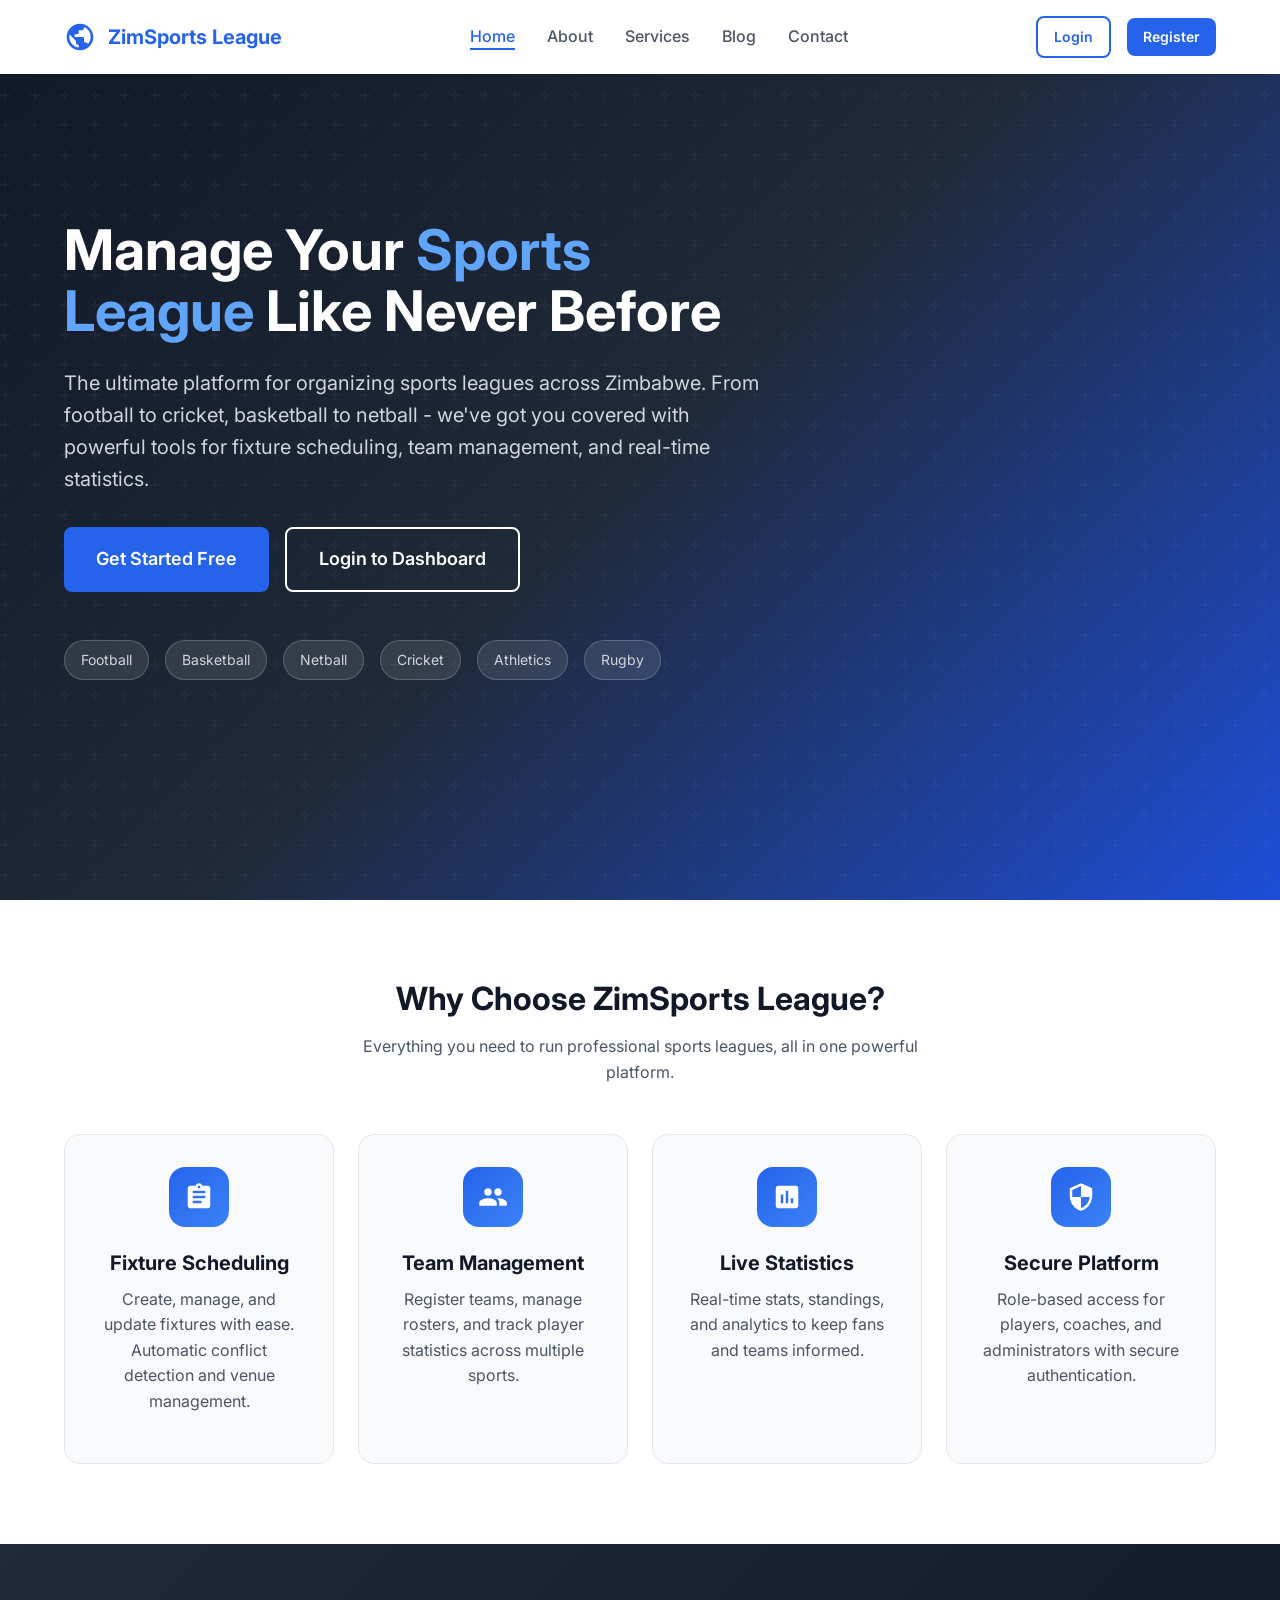
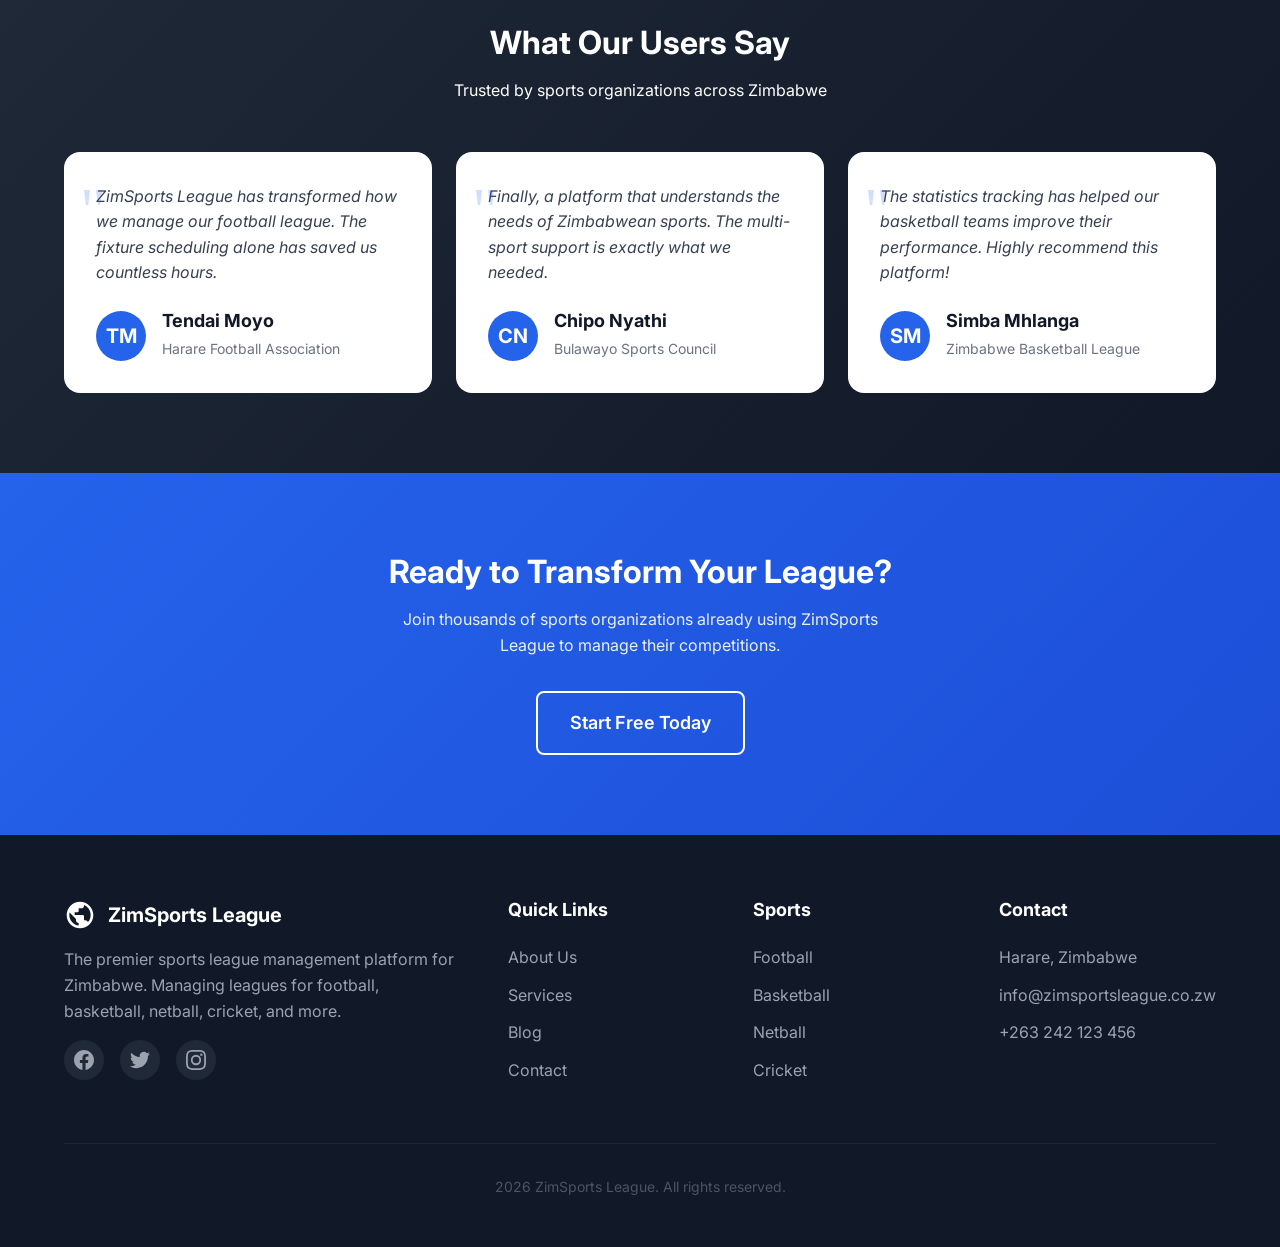
<file: index.html>
<!DOCTYPE html>
<html lang="en">
<head>
  <meta charset="UTF-8">
  <meta name="viewport" content="width=device-width, initial-scale=1.0">
  <title>Zimbabwe Sports League Management</title>
  <link rel="preconnect" href="https://fonts.googleapis.com">
  <link rel="preconnect" href="https://fonts.gstatic.com" crossorigin>
  <link href="https://fonts.googleapis.com/css2?family=Inter:wght@400;500;600;700&display=swap" rel="stylesheet">
  <link rel="stylesheet" href="css/styles.css">
</head>
<body>
  <!-- Navbar -->
  <nav class="navbar">
    <div class="navbar-container">
      <a href="index.html" class="navbar-brand">
        <svg xmlns="http://www.w3.org/2000/svg" viewBox="0 0 24 24" fill="currentColor">
          <path d="M12 2C6.48 2 2 6.48 2 12s4.48 10 10 10 10-4.48 10-10S17.52 2 12 2zm-1 17.93c-3.95-.49-7-3.85-7-7.93 0-.62.08-1.21.21-1.79L9 15v1c0 1.1.9 2 2 2v1.93zm6.9-2.54c-.26-.81-1-1.39-1.9-1.39h-1v-3c0-.55-.45-1-1-1H8v-2h2c.55 0 1-.45 1-1V7h2c1.1 0 2-.9 2-2v-.41c2.93 1.19 5 4.06 5 7.41 0 2.08-.8 3.97-2.1 5.39z"/>
        </svg>
        ZimSports League
      </a>
      
      <ul class="navbar-menu">
        <li><a href="index.html" class="active">Home</a></li>
        <li><a href="about.html">About</a></li>
        <li><a href="services.html">Services</a></li>
        <li><a href="blog.html">Blog</a></li>
        <li><a href="contact.html">Contact</a></li>
      </ul>
      
      <div class="navbar-actions">
        <a href="login.html" class="btn btn-secondary btn-sm">Login</a>
        <a href="register.html" class="btn btn-primary btn-sm">Register</a>
      </div>
      
      <div class="hamburger">
        <span></span>
        <span></span>
        <span></span>
      </div>
    </div>
  </nav>

  <!-- Hero Section -->
  <section class="hero">
    <div class="container">
      <div class="hero-content">
        <h1>Manage Your <span>Sports League</span> Like Never Before</h1>
        <p>The ultimate platform for organizing sports leagues across Zimbabwe. From football to cricket, basketball to netball - we've got you covered with powerful tools for fixture scheduling, team management, and real-time statistics.</p>
        <div class="hero-buttons">
          <a href="register.html" class="btn btn-primary btn-lg">Get Started Free</a>
          <a href="login.html" class="btn btn-outline btn-lg">Login to Dashboard</a>
        </div>
        <div class="hero-sports">
          <span>Football</span>
          <span>Basketball</span>
          <span>Netball</span>
          <span>Cricket</span>
          <span>Athletics</span>
          <span>Rugby</span>
        </div>
      </div>
    </div>
  </section>

  <!-- Features Section -->
  <section class="section features">
    <div class="container">
      <div class="section-header">
        <h2>Why Choose ZimSports League?</h2>
        <p>Everything you need to run professional sports leagues, all in one powerful platform.</p>
      </div>
      
      <div class="grid grid-4">
        <div class="feature-card animate-fade-in">
          <div class="feature-icon">
            <svg xmlns="http://www.w3.org/2000/svg" viewBox="0 0 24 24" fill="currentColor">
              <path d="M19 3h-4.18C14.4 1.84 13.3 1 12 1c-1.3 0-2.4.84-2.82 2H5c-1.1 0-2 .9-2 2v14c0 1.1.9 2 2 2h14c1.1 0 2-.9 2-2V5c0-1.1-.9-2-2-2zm-7 0c.55 0 1 .45 1 1s-.45 1-1 1-1-.45-1-1 .45-1 1-1zm2 14H7v-2h7v2zm3-4H7v-2h10v2zm0-4H7V7h10v2z"/>
            </svg>
          </div>
          <h4>Fixture Scheduling</h4>
          <p>Create, manage, and update fixtures with ease. Automatic conflict detection and venue management.</p>
        </div>
        
        <div class="feature-card animate-fade-in">
          <div class="feature-icon">
            <svg xmlns="http://www.w3.org/2000/svg" viewBox="0 0 24 24" fill="currentColor">
              <path d="M16 11c1.66 0 2.99-1.34 2.99-3S17.66 5 16 5c-1.66 0-3 1.34-3 3s1.34 3 3 3zm-8 0c1.66 0 2.99-1.34 2.99-3S9.66 5 8 5C6.34 5 5 6.34 5 8s1.34 3 3 3zm0 2c-2.33 0-7 1.17-7 3.5V19h14v-2.5c0-2.33-4.67-3.5-7-3.5zm8 0c-.29 0-.62.02-.97.05 1.16.84 1.97 1.97 1.97 3.45V19h6v-2.5c0-2.33-4.67-3.5-7-3.5z"/>
            </svg>
          </div>
          <h4>Team Management</h4>
          <p>Register teams, manage rosters, and track player statistics across multiple sports.</p>
        </div>
        
        <div class="feature-card animate-fade-in">
          <div class="feature-icon">
            <svg xmlns="http://www.w3.org/2000/svg" viewBox="0 0 24 24" fill="currentColor">
              <path d="M19 3H5c-1.1 0-2 .9-2 2v14c0 1.1.9 2 2 2h14c1.1 0 2-.9 2-2V5c0-1.1-.9-2-2-2zM9 17H7v-7h2v7zm4 0h-2V7h2v10zm4 0h-2v-4h2v4z"/>
            </svg>
          </div>
          <h4>Live Statistics</h4>
          <p>Real-time stats, standings, and analytics to keep fans and teams informed.</p>
        </div>
        
        <div class="feature-card animate-fade-in">
          <div class="feature-icon">
            <svg xmlns="http://www.w3.org/2000/svg" viewBox="0 0 24 24" fill="currentColor">
              <path d="M12 1L3 5v6c0 5.55 3.84 10.74 9 12 5.16-1.26 9-6.45 9-12V5l-9-4zm0 10.99h7c-.53 4.12-3.28 7.79-7 8.94V12H5V6.3l7-3.11v8.8z"/>
            </svg>
          </div>
          <h4>Secure Platform</h4>
          <p>Role-based access for players, coaches, and administrators with secure authentication.</p>
        </div>
      </div>
    </div>
  </section>

  <!-- Testimonials Section -->
  <section class="section testimonials">
    <div class="container">
      <div class="section-header">
        <h2>What Our Users Say</h2>
        <p>Trusted by sports organizations across Zimbabwe</p>
      </div>
      
      <div class="grid grid-3">
        <div class="testimonial-card animate-fade-in">
          <p class="testimonial-content">ZimSports League has transformed how we manage our football league. The fixture scheduling alone has saved us countless hours.</p>
          <div class="testimonial-author">
            <div class="testimonial-avatar">TM</div>
            <div class="testimonial-info">
              <h5>Tendai Moyo</h5>
              <span>Harare Football Association</span>
            </div>
          </div>
        </div>
        
        <div class="testimonial-card animate-fade-in">
          <p class="testimonial-content">Finally, a platform that understands the needs of Zimbabwean sports. The multi-sport support is exactly what we needed.</p>
          <div class="testimonial-author">
            <div class="testimonial-avatar">CN</div>
            <div class="testimonial-info">
              <h5>Chipo Nyathi</h5>
              <span>Bulawayo Sports Council</span>
            </div>
          </div>
        </div>
        
        <div class="testimonial-card animate-fade-in">
          <p class="testimonial-content">The statistics tracking has helped our basketball teams improve their performance. Highly recommend this platform!</p>
          <div class="testimonial-author">
            <div class="testimonial-avatar">SM</div>
            <div class="testimonial-info">
              <h5>Simba Mhlanga</h5>
              <span>Zimbabwe Basketball League</span>
            </div>
          </div>
        </div>
      </div>
    </div>
  </section>

  <!-- CTA Section -->
  <section class="section" style="background: linear-gradient(135deg, var(--primary-blue), var(--primary-dark)); text-align: center;">
    <div class="container">
      <h2 class="text-white" style="margin-bottom: 1rem;">Ready to Transform Your League?</h2>
      <p class="text-white" style="opacity: 0.9; margin-bottom: 2rem; max-width: 500px; margin-left: auto; margin-right: auto;">Join thousands of sports organizations already using ZimSports League to manage their competitions.</p>
      <a href="register.html" class="btn btn-outline btn-lg">Start Free Today</a>
    </div>
  </section>

  <!-- Footer -->
  <footer class="footer">
    <div class="container">
      <div class="footer-grid">
        <div class="footer-brand">
          <a href="index.html" class="navbar-brand" style="color: var(--white);">
            <svg xmlns="http://www.w3.org/2000/svg" viewBox="0 0 24 24" fill="currentColor" width="32" height="32">
              <path d="M12 2C6.48 2 2 6.48 2 12s4.48 10 10 10 10-4.48 10-10S17.52 2 12 2zm-1 17.93c-3.95-.49-7-3.85-7-7.93 0-.62.08-1.21.21-1.79L9 15v1c0 1.1.9 2 2 2v1.93zm6.9-2.54c-.26-.81-1-1.39-1.9-1.39h-1v-3c0-.55-.45-1-1-1H8v-2h2c.55 0 1-.45 1-1V7h2c1.1 0 2-.9 2-2v-.41c2.93 1.19 5 4.06 5 7.41 0 2.08-.8 3.97-2.1 5.39z"/>
            </svg>
            ZimSports League
          </a>
          <p>The premier sports league management platform for Zimbabwe. Managing leagues for football, basketball, netball, cricket, and more.</p>
          <div class="footer-social">
            <a href="#" aria-label="Facebook">
              <svg xmlns="http://www.w3.org/2000/svg" width="20" height="20" viewBox="0 0 24 24" fill="currentColor">
                <path d="M24 12.073c0-6.627-5.373-12-12-12s-12 5.373-12 12c0 5.99 4.388 10.954 10.125 11.854v-8.385H7.078v-3.47h3.047V9.43c0-3.007 1.792-4.669 4.533-4.669 1.312 0 2.686.235 2.686.235v2.953H15.83c-1.491 0-1.956.925-1.956 1.874v2.25h3.328l-.532 3.47h-2.796v8.385C19.612 23.027 24 18.062 24 12.073z"/>
              </svg>
            </a>
            <a href="#" aria-label="Twitter">
              <svg xmlns="http://www.w3.org/2000/svg" width="20" height="20" viewBox="0 0 24 24" fill="currentColor">
                <path d="M23.953 4.57a10 10 0 01-2.825.775 4.958 4.958 0 002.163-2.723c-.951.555-2.005.959-3.127 1.184a4.92 4.92 0 00-8.384 4.482C7.69 8.095 4.067 6.13 1.64 3.162a4.822 4.822 0 00-.666 2.475c0 1.71.87 3.213 2.188 4.096a4.904 4.904 0 01-2.228-.616v.06a4.923 4.923 0 003.946 4.827 4.996 4.996 0 01-2.212.085 4.936 4.936 0 004.604 3.417 9.867 9.867 0 01-6.102 2.105c-.39 0-.779-.023-1.17-.067a13.995 13.995 0 007.557 2.209c9.053 0 13.998-7.496 13.998-13.985 0-.21 0-.42-.015-.63A9.935 9.935 0 0024 4.59z"/>
              </svg>
            </a>
            <a href="#" aria-label="Instagram">
              <svg xmlns="http://www.w3.org/2000/svg" width="20" height="20" viewBox="0 0 24 24" fill="currentColor">
                <path d="M12 2.163c3.204 0 3.584.012 4.85.07 3.252.148 4.771 1.691 4.919 4.919.058 1.265.069 1.645.069 4.849 0 3.205-.012 3.584-.069 4.849-.149 3.225-1.664 4.771-4.919 4.919-1.266.058-1.644.07-4.85.07-3.204 0-3.584-.012-4.849-.07-3.26-.149-4.771-1.699-4.919-4.92-.058-1.265-.07-1.644-.07-4.849 0-3.204.013-3.583.07-4.849.149-3.227 1.664-4.771 4.919-4.919 1.266-.057 1.645-.069 4.849-.069zM12 0C8.741 0 8.333.014 7.053.072 2.695.272.273 2.69.073 7.052.014 8.333 0 8.741 0 12c0 3.259.014 3.668.072 4.948.2 4.358 2.618 6.78 6.98 6.98C8.333 23.986 8.741 24 12 24c3.259 0 3.668-.014 4.948-.072 4.354-.2 6.782-2.618 6.979-6.98.059-1.28.073-1.689.073-4.948 0-3.259-.014-3.667-.072-4.947-.196-4.354-2.617-6.78-6.979-6.98C15.668.014 15.259 0 12 0zm0 5.838a6.162 6.162 0 100 12.324 6.162 6.162 0 000-12.324zM12 16a4 4 0 110-8 4 4 0 010 8zm6.406-11.845a1.44 1.44 0 100 2.881 1.44 1.44 0 000-2.881z"/>
              </svg>
            </a>
          </div>
        </div>
        
        <div>
          <h5>Quick Links</h5>
          <ul>
            <li><a href="about.html">About Us</a></li>
            <li><a href="services.html">Services</a></li>
            <li><a href="blog.html">Blog</a></li>
            <li><a href="contact.html">Contact</a></li>
          </ul>
        </div>
        
        <div>
          <h5>Sports</h5>
          <ul>
            <li><a href="#">Football</a></li>
            <li><a href="#">Basketball</a></li>
            <li><a href="#">Netball</a></li>
            <li><a href="#">Cricket</a></li>
          </ul>
        </div>
        
        <div>
          <h5>Contact</h5>
          <ul>
            <li>Harare, Zimbabwe</li>
            <li>info@zimsportsleague.co.zw</li>
            <li>+263 242 123 456</li>
          </ul>
        </div>
      </div>
      
      <div class="footer-bottom">
        <p>2026 ZimSports League. All rights reserved.</p>
      </div>
    </div>
  </footer>

  <script src="js/main.js"></script>
</body>
</html>
</file>
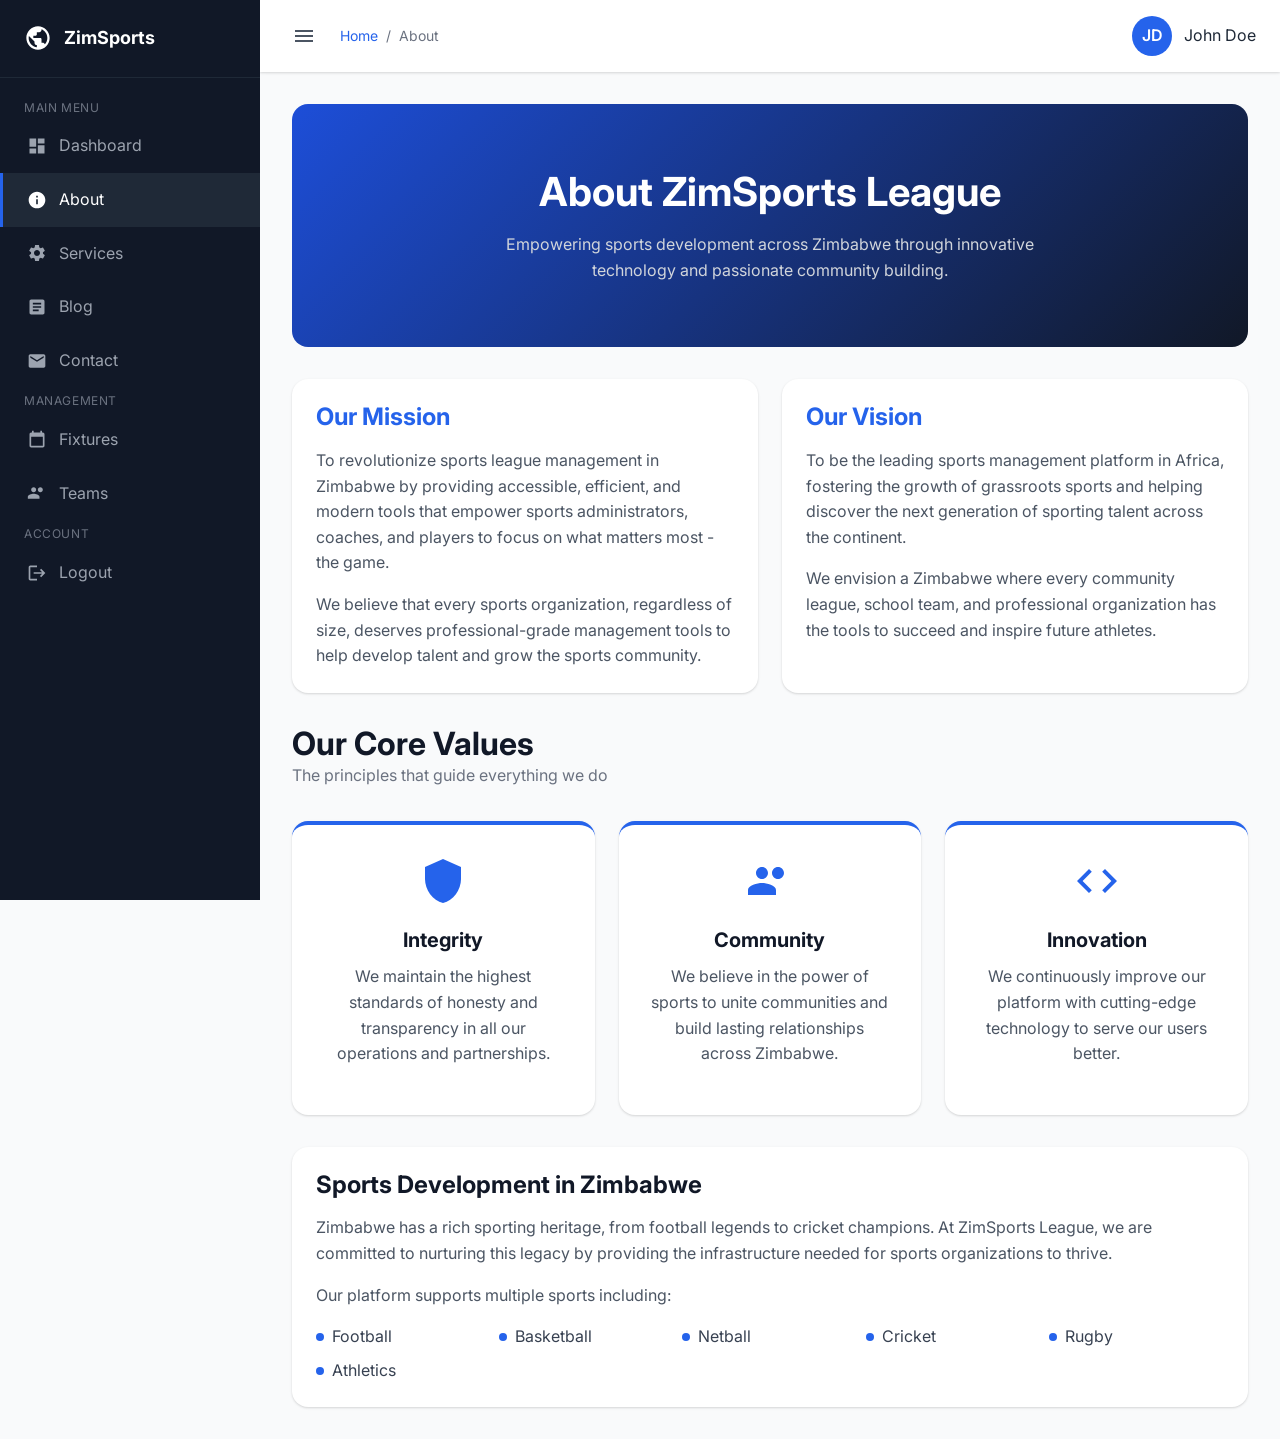
<file: about.html>
<!DOCTYPE html>
<html lang="en">
<head>
  <meta charset="UTF-8">
  <meta name="viewport" content="width=device-width, initial-scale=1.0">
  <title>About - Zimbabwe Sports League Management</title>
  <link rel="preconnect" href="https://fonts.googleapis.com">
  <link rel="preconnect" href="https://fonts.gstatic.com" crossorigin>
  <link href="https://fonts.googleapis.com/css2?family=Inter:wght@400;500;600;700&display=swap" rel="stylesheet">
  <link rel="stylesheet" href="css/styles.css">
</head>
<body>
  <div class="dashboard-layout">
    <!-- Sidebar -->
    <aside class="sidebar">
      <div class="sidebar-header">
        <a href="dashboard.html" class="sidebar-brand">
          <svg xmlns="http://www.w3.org/2000/svg" viewBox="0 0 24 24" fill="currentColor" width="28" height="28">
            <path d="M12 2C6.48 2 2 6.48 2 12s4.48 10 10 10 10-4.48 10-10S17.52 2 12 2zm-1 17.93c-3.95-.49-7-3.85-7-7.93 0-.62.08-1.21.21-1.79L9 15v1c0 1.1.9 2 2 2v1.93zm6.9-2.54c-.26-.81-1-1.39-1.9-1.39h-1v-3c0-.55-.45-1-1-1H8v-2h2c.55 0 1-.45 1-1V7h2c1.1 0 2-.9 2-2v-.41c2.93 1.19 5 4.06 5 7.41 0 2.08-.8 3.97-2.1 5.39z"/>
          </svg>
          ZimSports
        </a>
      </div>
      
      <nav class="sidebar-nav">
        <span class="sidebar-section">Main Menu</span>
        <a href="dashboard.html">
          <svg xmlns="http://www.w3.org/2000/svg" viewBox="0 0 24 24" fill="currentColor"><path d="M3 13h8V3H3v10zm0 8h8v-6H3v6zm10 0h8V11h-8v10zm0-18v6h8V3h-8z"/></svg>
          Dashboard
        </a>
        <a href="about.html" class="active">
          <svg xmlns="http://www.w3.org/2000/svg" viewBox="0 0 24 24" fill="currentColor"><path d="M12 2C6.48 2 2 6.48 2 12s4.48 10 10 10 10-4.48 10-10S17.52 2 12 2zm1 15h-2v-6h2v6zm0-8h-2V7h2v2z"/></svg>
          About
        </a>
        <a href="services.html">
          <svg xmlns="http://www.w3.org/2000/svg" viewBox="0 0 24 24" fill="currentColor"><path d="M19.14 12.94c.04-.31.06-.63.06-.94 0-.31-.02-.63-.06-.94l2.03-1.58c.18-.14.23-.41.12-.61l-1.92-3.32c-.12-.22-.37-.29-.59-.22l-2.39.96c-.5-.38-1.03-.7-1.62-.94l-.36-2.54c-.04-.24-.24-.41-.48-.41h-3.84c-.24 0-.43.17-.47.41l-.36 2.54c-.59.24-1.13.57-1.62.94l-2.39-.96c-.22-.08-.47 0-.59.22L2.74 8.87c-.12.21-.08.47.12.61l2.03 1.58c-.04.31-.06.63-.06.94s.02.63.06.94l-2.03 1.58c-.18.14-.23.41-.12.61l1.92 3.32c.12.22.37.29.59.22l2.39-.96c.5.38 1.03.7 1.62.94l.36 2.54c.05.24.24.41.48.41h3.84c.24 0 .44-.17.47-.41l.36-2.54c.59-.24 1.13-.56 1.62-.94l2.39.96c.22.08.47 0 .59-.22l1.92-3.32c.12-.22.07-.47-.12-.61l-2.01-1.58zM12 15.6c-1.98 0-3.6-1.62-3.6-3.6s1.62-3.6 3.6-3.6 3.6 1.62 3.6 3.6-1.62 3.6-3.6 3.6z"/></svg>
          Services
        </a>
        <a href="blog.html">
          <svg xmlns="http://www.w3.org/2000/svg" viewBox="0 0 24 24" fill="currentColor"><path d="M19 3H5c-1.1 0-2 .9-2 2v14c0 1.1.9 2 2 2h14c1.1 0 2-.9 2-2V5c0-1.1-.9-2-2-2zm-5 14H7v-2h7v2zm3-4H7v-2h10v2zm0-4H7V7h10v2z"/></svg>
          Blog
        </a>
        <a href="contact.html">
          <svg xmlns="http://www.w3.org/2000/svg" viewBox="0 0 24 24" fill="currentColor"><path d="M20 4H4c-1.1 0-1.99.9-1.99 2L2 18c0 1.1.9 2 2 2h16c1.1 0 2-.9 2-2V6c0-1.1-.9-2-2-2zm0 4l-8 5-8-5V6l8 5 8-5v2z"/></svg>
          Contact
        </a>
        
        <span class="sidebar-section">Management</span>
        <a href="fixtures.html">
          <svg xmlns="http://www.w3.org/2000/svg" viewBox="0 0 24 24" fill="currentColor"><path d="M19 3h-1V1h-2v2H8V1H6v2H5c-1.11 0-1.99.9-1.99 2L3 19c0 1.1.89 2 2 2h14c1.1 0 2-.9 2-2V5c0-1.1-.9-2-2-2zm0 16H5V8h14v11z"/></svg>
          Fixtures
        </a>
        <a href="teams.html">
          <svg xmlns="http://www.w3.org/2000/svg" viewBox="0 0 24 24" fill="currentColor"><path d="M16 11c1.66 0 2.99-1.34 2.99-3S17.66 5 16 5c-1.66 0-3 1.34-3 3s1.34 3 3 3zm-8 0c1.66 0 2.99-1.34 2.99-3S9.66 5 8 5C6.34 5 5 6.34 5 8s1.34 3 3 3zm0 2c-2.33 0-7 1.17-7 3.5V19h14v-2.5c0-2.33-4.67-3.5-7-3.5z"/></svg>
          Teams
        </a>
        
        <span class="sidebar-section">Account</span>
        <a href="index.html">
          <svg xmlns="http://www.w3.org/2000/svg" viewBox="0 0 24 24" fill="currentColor"><path d="M17 7l-1.41 1.41L18.17 11H8v2h10.17l-2.58 2.58L17 17l5-5zM4 5h8V3H4c-1.1 0-2 .9-2 2v14c0 1.1.9 2 2 2h8v-2H4V5z"/></svg>
          Logout
        </a>
      </nav>
    </aside>

    <!-- Main Content -->
    <main class="main-content">
      <header class="top-bar">
        <div class="top-bar-left">
          <button class="sidebar-toggle">
            <svg xmlns="http://www.w3.org/2000/svg" width="24" height="24" viewBox="0 0 24 24" fill="currentColor"><path d="M3 18h18v-2H3v2zm0-5h18v-2H3v2zm0-7v2h18V6H3z"/></svg>
          </button>
          <div class="breadcrumb">
            <a href="dashboard.html">Home</a>
            <span>/</span>
            <span>About</span>
          </div>
        </div>
        <div class="top-bar-right">
          <div class="user-menu">
            <div class="user-avatar">JD</div>
            <span>John Doe</span>
          </div>
        </div>
      </header>

      <div class="page-content">
        <!-- Hero Banner -->
        <div class="about-hero">
          <h1>About ZimSports League</h1>
          <p>Empowering sports development across Zimbabwe through innovative technology and passionate community building.</p>
        </div>

        <!-- Mission & Vision -->
        <div class="grid grid-2" style="margin-bottom: 2rem;">
          <div class="card">
            <div class="card-body">
              <h3 style="margin-bottom: 1rem; color: var(--primary-blue);">Our Mission</h3>
              <p>To revolutionize sports league management in Zimbabwe by providing accessible, efficient, and modern tools that empower sports administrators, coaches, and players to focus on what matters most - the game.</p>
              <p style="margin-bottom: 0;">We believe that every sports organization, regardless of size, deserves professional-grade management tools to help develop talent and grow the sports community.</p>
            </div>
          </div>
          
          <div class="card">
            <div class="card-body">
              <h3 style="margin-bottom: 1rem; color: var(--primary-blue);">Our Vision</h3>
              <p>To be the leading sports management platform in Africa, fostering the growth of grassroots sports and helping discover the next generation of sporting talent across the continent.</p>
              <p style="margin-bottom: 0;">We envision a Zimbabwe where every community league, school team, and professional organization has the tools to succeed and inspire future athletes.</p>
            </div>
          </div>
        </div>

        <!-- Core Values -->
        <div class="page-header">
          <h2>Our Core Values</h2>
          <p>The principles that guide everything we do</p>
        </div>
        
        <div class="grid grid-3">
          <div class="value-card">
            <svg xmlns="http://www.w3.org/2000/svg" viewBox="0 0 24 24" fill="currentColor">
              <path d="M12 1L3 5v6c0 5.55 3.84 10.74 9 12 5.16-1.26 9-6.45 9-12V5l-9-4z"/>
            </svg>
            <h4>Integrity</h4>
            <p>We maintain the highest standards of honesty and transparency in all our operations and partnerships.</p>
          </div>
          
          <div class="value-card">
            <svg xmlns="http://www.w3.org/2000/svg" viewBox="0 0 24 24" fill="currentColor">
              <path d="M16 11c1.66 0 2.99-1.34 2.99-3S17.66 5 16 5c-1.66 0-3 1.34-3 3s1.34 3 3 3zm-8 0c1.66 0 2.99-1.34 2.99-3S9.66 5 8 5C6.34 5 5 6.34 5 8s1.34 3 3 3zm0 2c-2.33 0-7 1.17-7 3.5V19h14v-2.5c0-2.33-4.67-3.5-7-3.5z"/>
            </svg>
            <h4>Community</h4>
            <p>We believe in the power of sports to unite communities and build lasting relationships across Zimbabwe.</p>
          </div>
          
          <div class="value-card">
            <svg xmlns="http://www.w3.org/2000/svg" viewBox="0 0 24 24" fill="currentColor">
              <path d="M9.4 16.6L4.8 12l4.6-4.6L8 6l-6 6 6 6 1.4-1.4zm5.2 0l4.6-4.6-4.6-4.6L16 6l6 6-6 6-1.4-1.4z"/>
            </svg>
            <h4>Innovation</h4>
            <p>We continuously improve our platform with cutting-edge technology to serve our users better.</p>
          </div>
        </div>

        <!-- Sports Development -->
        <div class="card" style="margin-top: 2rem;">
          <div class="card-body">
            <h3 style="margin-bottom: 1rem;">Sports Development in Zimbabwe</h3>
            <p>Zimbabwe has a rich sporting heritage, from football legends to cricket champions. At ZimSports League, we are committed to nurturing this legacy by providing the infrastructure needed for sports organizations to thrive.</p>
            <p>Our platform supports multiple sports including:</p>
            <ul style="display: grid; grid-template-columns: repeat(auto-fit, minmax(150px, 1fr)); gap: 0.5rem; margin-top: 1rem;">
              <li style="display: flex; align-items: center; gap: 0.5rem; color: var(--grey-700);">
                <span style="width: 8px; height: 8px; background: var(--primary-blue); border-radius: 50%;"></span>
                Football
              </li>
              <li style="display: flex; align-items: center; gap: 0.5rem; color: var(--grey-700);">
                <span style="width: 8px; height: 8px; background: var(--primary-blue); border-radius: 50%;"></span>
                Basketball
              </li>
              <li style="display: flex; align-items: center; gap: 0.5rem; color: var(--grey-700);">
                <span style="width: 8px; height: 8px; background: var(--primary-blue); border-radius: 50%;"></span>
                Netball
              </li>
              <li style="display: flex; align-items: center; gap: 0.5rem; color: var(--grey-700);">
                <span style="width: 8px; height: 8px; background: var(--primary-blue); border-radius: 50%;"></span>
                Cricket
              </li>
              <li style="display: flex; align-items: center; gap: 0.5rem; color: var(--grey-700);">
                <span style="width: 8px; height: 8px; background: var(--primary-blue); border-radius: 50%;"></span>
                Rugby
              </li>
              <li style="display: flex; align-items: center; gap: 0.5rem; color: var(--grey-700);">
                <span style="width: 8px; height: 8px; background: var(--primary-blue); border-radius: 50%;"></span>
                Athletics
              </li>
            </ul>
          </div>
        </div>
      </div>
    </main>
  </div>

  <script src="js/main.js"></script>
  <script src="js/api.js"></script>
</body>
</html>
</file>
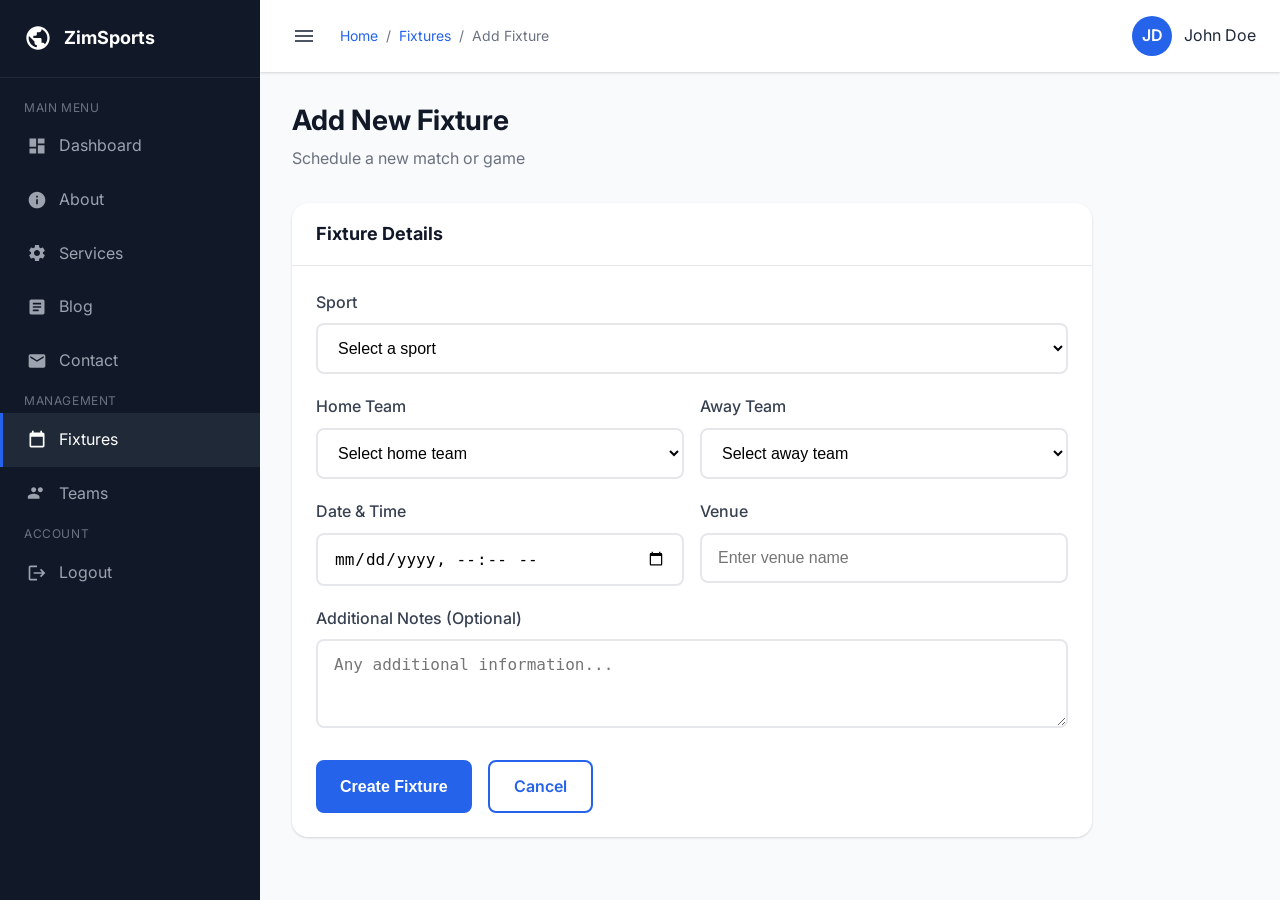
<file: add_fixture.html>
<!DOCTYPE html>
<html lang="en">
<head>
  <meta charset="UTF-8">
  <meta name="viewport" content="width=device-width, initial-scale=1.0">
  <title>Add Fixture - Zimbabwe Sports League Management</title>
  <link rel="preconnect" href="https://fonts.googleapis.com">
  <link rel="preconnect" href="https://fonts.gstatic.com" crossorigin>
  <link href="https://fonts.googleapis.com/css2?family=Inter:wght@400;500;600;700&display=swap" rel="stylesheet">
  <link rel="stylesheet" href="css/styles.css">
</head>
<body>
  <div class="dashboard-layout">
    <!-- Sidebar -->
    <aside class="sidebar">
      <div class="sidebar-header">
        <a href="dashboard.html" class="sidebar-brand">
          <svg xmlns="http://www.w3.org/2000/svg" viewBox="0 0 24 24" fill="currentColor" width="28" height="28">
            <path d="M12 2C6.48 2 2 6.48 2 12s4.48 10 10 10 10-4.48 10-10S17.52 2 12 2zm-1 17.93c-3.95-.49-7-3.85-7-7.93 0-.62.08-1.21.21-1.79L9 15v1c0 1.1.9 2 2 2v1.93zm6.9-2.54c-.26-.81-1-1.39-1.9-1.39h-1v-3c0-.55-.45-1-1-1H8v-2h2c.55 0 1-.45 1-1V7h2c1.1 0 2-.9 2-2v-.41c2.93 1.19 5 4.06 5 7.41 0 2.08-.8 3.97-2.1 5.39z"/>
          </svg>
          ZimSports
        </a>
      </div>
      
      <nav class="sidebar-nav">
        <span class="sidebar-section">Main Menu</span>
        <a href="dashboard.html">
          <svg xmlns="http://www.w3.org/2000/svg" viewBox="0 0 24 24" fill="currentColor"><path d="M3 13h8V3H3v10zm0 8h8v-6H3v6zm10 0h8V11h-8v10zm0-18v6h8V3h-8z"/></svg>
          Dashboard
        </a>
        <a href="about.html">
          <svg xmlns="http://www.w3.org/2000/svg" viewBox="0 0 24 24" fill="currentColor"><path d="M12 2C6.48 2 2 6.48 2 12s4.48 10 10 10 10-4.48 10-10S17.52 2 12 2zm1 15h-2v-6h2v6zm0-8h-2V7h2v2z"/></svg>
          About
        </a>
        <a href="services.html">
          <svg xmlns="http://www.w3.org/2000/svg" viewBox="0 0 24 24" fill="currentColor"><path d="M19.14 12.94c.04-.31.06-.63.06-.94 0-.31-.02-.63-.06-.94l2.03-1.58c.18-.14.23-.41.12-.61l-1.92-3.32c-.12-.22-.37-.29-.59-.22l-2.39.96c-.5-.38-1.03-.7-1.62-.94l-.36-2.54c-.04-.24-.24-.41-.48-.41h-3.84c-.24 0-.43.17-.47.41l-.36 2.54c-.59.24-1.13.57-1.62.94l-2.39-.96c-.22-.08-.47 0-.59.22L2.74 8.87c-.12.21-.08.47.12.61l2.03 1.58c-.04.31-.06.63-.06.94s.02.63.06.94l-2.03 1.58c-.18.14-.23.41-.12.61l1.92 3.32c.12.22.37.29.59.22l2.39-.96c.5.38 1.03.7 1.62.94l.36 2.54c.05.24.24.41.48.41h3.84c.24 0 .44-.17.47-.41l.36-2.54c.59-.24 1.13-.56 1.62-.94l2.39.96c.22.08.47 0 .59-.22l1.92-3.32c.12-.22.07-.47-.12-.61l-2.01-1.58zM12 15.6c-1.98 0-3.6-1.62-3.6-3.6s1.62-3.6 3.6-3.6 3.6 1.62 3.6 3.6-1.62 3.6-3.6 3.6z"/></svg>
          Services
        </a>
        <a href="blog.html">
          <svg xmlns="http://www.w3.org/2000/svg" viewBox="0 0 24 24" fill="currentColor"><path d="M19 3H5c-1.1 0-2 .9-2 2v14c0 1.1.9 2 2 2h14c1.1 0 2-.9 2-2V5c0-1.1-.9-2-2-2zm-5 14H7v-2h7v2zm3-4H7v-2h10v2zm0-4H7V7h10v2z"/></svg>
          Blog
        </a>
        <a href="contact.html">
          <svg xmlns="http://www.w3.org/2000/svg" viewBox="0 0 24 24" fill="currentColor"><path d="M20 4H4c-1.1 0-1.99.9-1.99 2L2 18c0 1.1.9 2 2 2h16c1.1 0 2-.9 2-2V6c0-1.1-.9-2-2-2zm0 4l-8 5-8-5V6l8 5 8-5v2z"/></svg>
          Contact
        </a>
        
        <span class="sidebar-section">Management</span>
        <a href="fixtures.html" class="active">
          <svg xmlns="http://www.w3.org/2000/svg" viewBox="0 0 24 24" fill="currentColor"><path d="M19 3h-1V1h-2v2H8V1H6v2H5c-1.11 0-1.99.9-1.99 2L3 19c0 1.1.89 2 2 2h14c1.1 0 2-.9 2-2V5c0-1.1-.9-2-2-2zm0 16H5V8h14v11z"/></svg>
          Fixtures
        </a>
        <a href="teams.html">
          <svg xmlns="http://www.w3.org/2000/svg" viewBox="0 0 24 24" fill="currentColor"><path d="M16 11c1.66 0 2.99-1.34 2.99-3S17.66 5 16 5c-1.66 0-3 1.34-3 3s1.34 3 3 3zm-8 0c1.66 0 2.99-1.34 2.99-3S9.66 5 8 5C6.34 5 5 6.34 5 8s1.34 3 3 3zm0 2c-2.33 0-7 1.17-7 3.5V19h14v-2.5c0-2.33-4.67-3.5-7-3.5z"/></svg>
          Teams
        </a>
        
        <span class="sidebar-section">Account</span>
        <a href="index.html">
          <svg xmlns="http://www.w3.org/2000/svg" viewBox="0 0 24 24" fill="currentColor"><path d="M17 7l-1.41 1.41L18.17 11H8v2h10.17l-2.58 2.58L17 17l5-5zM4 5h8V3H4c-1.1 0-2 .9-2 2v14c0 1.1.9 2 2 2h8v-2H4V5z"/></svg>
          Logout
        </a>
      </nav>
    </aside>

    <!-- Main Content -->
    <main class="main-content">
      <header class="top-bar">
        <div class="top-bar-left">
          <button class="sidebar-toggle">
            <svg xmlns="http://www.w3.org/2000/svg" width="24" height="24" viewBox="0 0 24 24" fill="currentColor"><path d="M3 18h18v-2H3v2zm0-5h18v-2H3v2zm0-7v2h18V6H3z"/></svg>
          </button>
          <div class="breadcrumb">
            <a href="dashboard.html">Home</a>
            <span>/</span>
            <a href="fixtures.html">Fixtures</a>
            <span>/</span>
            <span>Add Fixture</span>
          </div>
        </div>
        <div class="top-bar-right">
          <div class="user-menu">
            <div class="user-avatar">JD</div>
            <span>John Doe</span>
          </div>
        </div>
      </header>

      <div class="page-content">
        <div class="page-header">
          <h1>Add New Fixture</h1>
          <p>Schedule a new match or game</p>
        </div>

        <div class="card" style="max-width: 800px;">
          <div class="card-header">
            <h3>Fixture Details</h3>
          </div>
          <div class="card-body">
            <form id="fixtureForm">
              <div class="form-group">
                <label for="sport">Sport</label>
                <select id="sport" class="form-control" onchange="filterTeamsBySelectedSport()">
                  <option value="">Select a sport</option>
                  <option value="football">Football</option>
                  <option value="basketball">Basketball</option>
                  <option value="netball">Netball</option>
                  <option value="cricket">Cricket</option>
                  <option value="rugby">Rugby</option>
                  <option value="athletics">Athletics</option>
                </select>
                <span class="error-message"></span>
              </div>

              <div class="form-row">
                <div class="form-group">
                  <label for="homeTeam">Home Team</label>
                  <select id="homeTeam" class="form-control">
                    <option value="">Select home team</option>
                    <option value="dynamos">Dynamos FC</option>
                    <option value="caps">Caps United</option>
                    <option value="highlanders">Highlanders</option>
                    <option value="fc-platinum">FC Platinum</option>
                    <option value="black-rhinos">Black Rhinos</option>
                    <option value="harare-hawks">Harare Hawks</option>
                    <option value="bulawayo-lions">Bulawayo Lions</option>
                    <option value="queens-nc">Queens NC</option>
                    <option value="rising-stars">Rising Stars</option>
                  </select>
                  <span class="error-message"></span>
                </div>

                <div class="form-group">
                  <label for="awayTeam">Away Team</label>
                  <select id="awayTeam" class="form-control">
                    <option value="">Select away team</option>
                    <option value="dynamos">Dynamos FC</option>
                    <option value="caps">Caps United</option>
                    <option value="highlanders">Highlanders</option>
                    <option value="fc-platinum">FC Platinum</option>
                    <option value="black-rhinos">Black Rhinos</option>
                    <option value="harare-hawks">Harare Hawks</option>
                    <option value="bulawayo-lions">Bulawayo Lions</option>
                    <option value="queens-nc">Queens NC</option>
                    <option value="rising-stars">Rising Stars</option>
                  </select>
                  <span class="error-message"></span>
                </div>
              </div>

              <div class="form-row">
                <div class="form-group">
                  <label for="fixtureDate">Date & Time</label>
                  <input type="datetime-local" id="fixtureDate" class="form-control">
                  <span class="error-message"></span>
                </div>

                <div class="form-group">
                  <label for="venue">Venue</label>
                  <input type="text" id="venue" class="form-control" placeholder="Enter venue name">
                  <span class="error-message"></span>
                </div>
              </div>

              <div class="form-group">
                <label for="notes">Additional Notes (Optional)</label>
                <textarea id="notes" class="form-control" rows="3" placeholder="Any additional information..."></textarea>
              </div>

              <div style="display: flex; gap: 1rem; margin-top: 1.5rem;">
                <button type="submit" class="btn btn-primary">Create Fixture</button>
                <a href="fixtures.html" class="btn btn-secondary">Cancel</a>
              </div>
            </form>
          </div>
        </div>
      </div>
    </main>
  </div>

  <script src="js/main.js"></script>
  <script src="js/api.js"></script>  <script src="js/api.js"></script></body>
</html>
</file>
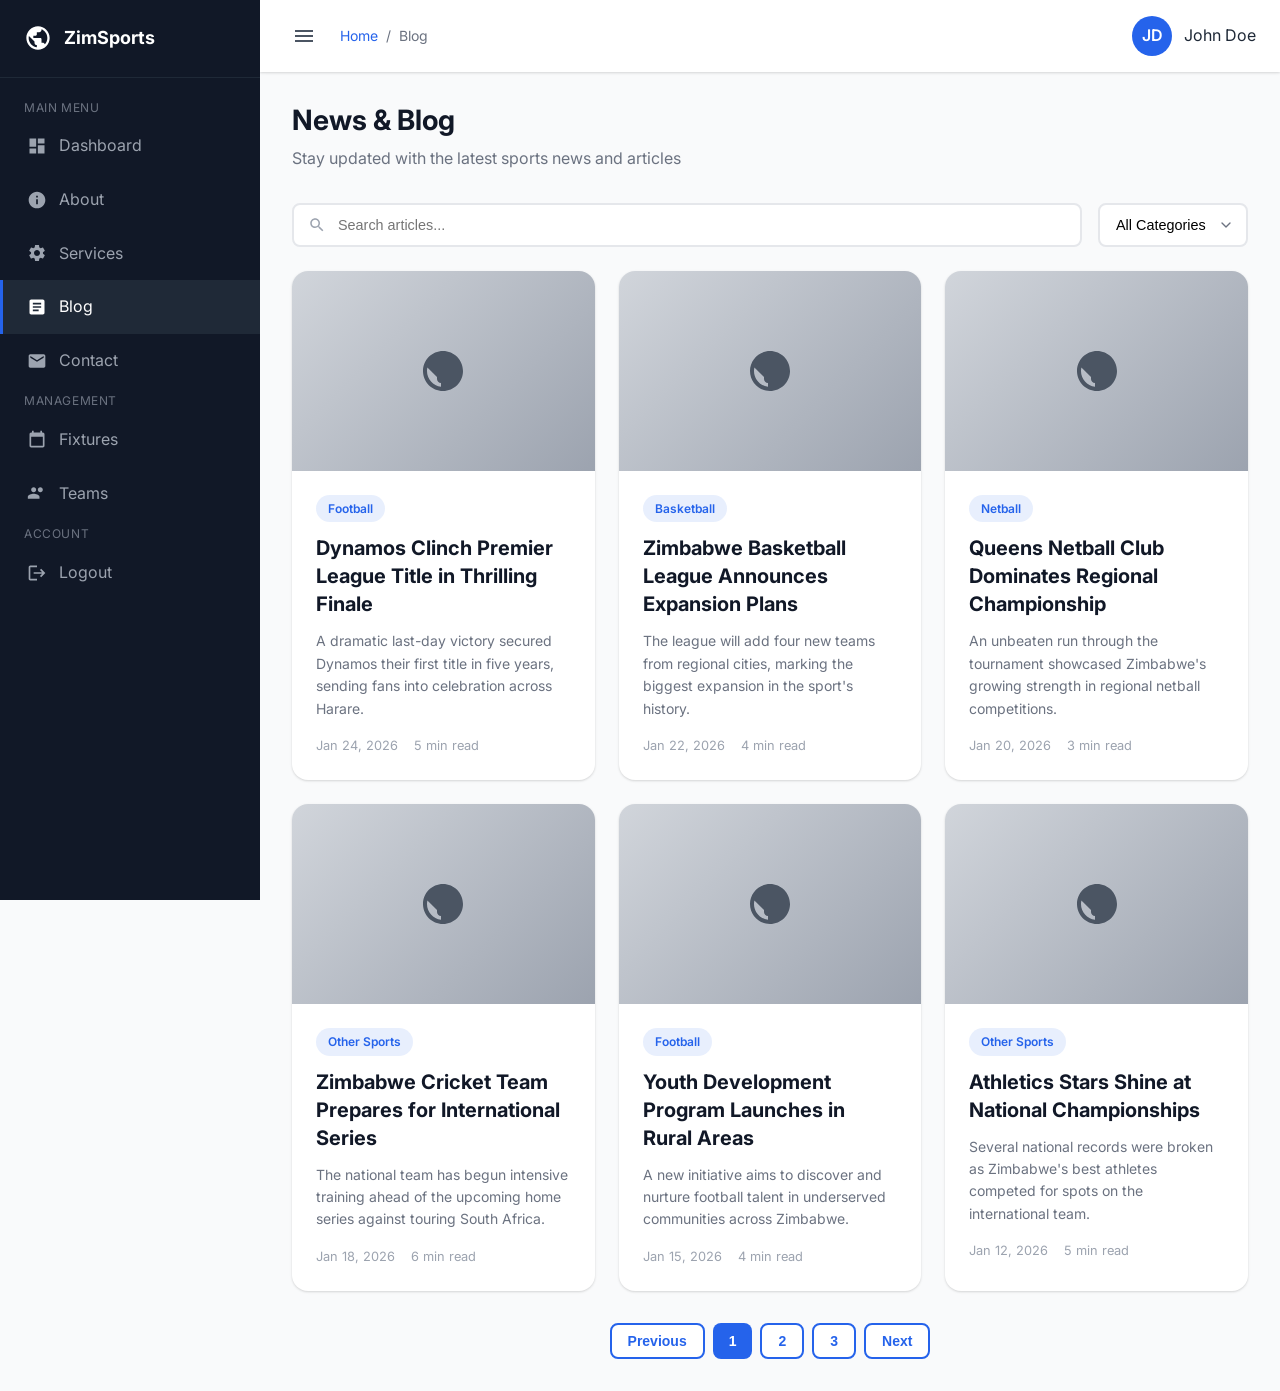
<file: blog.html>
<!DOCTYPE html>
<html lang="en">
<head>
  <meta charset="UTF-8">
  <meta name="viewport" content="width=device-width, initial-scale=1.0">
  <title>Blog - Zimbabwe Sports League Management</title>
  <link rel="preconnect" href="https://fonts.googleapis.com">
  <link rel="preconnect" href="https://fonts.gstatic.com" crossorigin>
  <link href="https://fonts.googleapis.com/css2?family=Inter:wght@400;500;600;700&display=swap" rel="stylesheet">
  <link rel="stylesheet" href="css/styles.css">
</head>
<body>
  <div class="dashboard-layout">
    <!-- Sidebar -->
    <aside class="sidebar">
      <div class="sidebar-header">
        <a href="dashboard.html" class="sidebar-brand">
          <svg xmlns="http://www.w3.org/2000/svg" viewBox="0 0 24 24" fill="currentColor" width="28" height="28">
            <path d="M12 2C6.48 2 2 6.48 2 12s4.48 10 10 10 10-4.48 10-10S17.52 2 12 2zm-1 17.93c-3.95-.49-7-3.85-7-7.93 0-.62.08-1.21.21-1.79L9 15v1c0 1.1.9 2 2 2v1.93zm6.9-2.54c-.26-.81-1-1.39-1.9-1.39h-1v-3c0-.55-.45-1-1-1H8v-2h2c.55 0 1-.45 1-1V7h2c1.1 0 2-.9 2-2v-.41c2.93 1.19 5 4.06 5 7.41 0 2.08-.8 3.97-2.1 5.39z"/>
          </svg>
          ZimSports
        </a>
      </div>
      
      <nav class="sidebar-nav">
        <span class="sidebar-section">Main Menu</span>
        <a href="dashboard.html">
          <svg xmlns="http://www.w3.org/2000/svg" viewBox="0 0 24 24" fill="currentColor"><path d="M3 13h8V3H3v10zm0 8h8v-6H3v6zm10 0h8V11h-8v10zm0-18v6h8V3h-8z"/></svg>
          Dashboard
        </a>
        <a href="about.html">
          <svg xmlns="http://www.w3.org/2000/svg" viewBox="0 0 24 24" fill="currentColor"><path d="M12 2C6.48 2 2 6.48 2 12s4.48 10 10 10 10-4.48 10-10S17.52 2 12 2zm1 15h-2v-6h2v6zm0-8h-2V7h2v2z"/></svg>
          About
        </a>
        <a href="services.html">
          <svg xmlns="http://www.w3.org/2000/svg" viewBox="0 0 24 24" fill="currentColor"><path d="M19.14 12.94c.04-.31.06-.63.06-.94 0-.31-.02-.63-.06-.94l2.03-1.58c.18-.14.23-.41.12-.61l-1.92-3.32c-.12-.22-.37-.29-.59-.22l-2.39.96c-.5-.38-1.03-.7-1.62-.94l-.36-2.54c-.04-.24-.24-.41-.48-.41h-3.84c-.24 0-.43.17-.47.41l-.36 2.54c-.59.24-1.13.57-1.62.94l-2.39-.96c-.22-.08-.47 0-.59.22L2.74 8.87c-.12.21-.08.47.12.61l2.03 1.58c-.04.31-.06.63-.06.94s.02.63.06.94l-2.03 1.58c-.18.14-.23.41-.12.61l1.92 3.32c.12.22.37.29.59.22l2.39-.96c.5.38 1.03.7 1.62.94l.36 2.54c.05.24.24.41.48.41h3.84c.24 0 .44-.17.47-.41l.36-2.54c.59-.24 1.13-.56 1.62-.94l2.39.96c.22.08.47 0 .59-.22l1.92-3.32c.12-.22.07-.47-.12-.61l-2.01-1.58zM12 15.6c-1.98 0-3.6-1.62-3.6-3.6s1.62-3.6 3.6-3.6 3.6 1.62 3.6 3.6-1.62 3.6-3.6 3.6z"/></svg>
          Services
        </a>
        <a href="blog.html" class="active">
          <svg xmlns="http://www.w3.org/2000/svg" viewBox="0 0 24 24" fill="currentColor"><path d="M19 3H5c-1.1 0-2 .9-2 2v14c0 1.1.9 2 2 2h14c1.1 0 2-.9 2-2V5c0-1.1-.9-2-2-2zm-5 14H7v-2h7v2zm3-4H7v-2h10v2zm0-4H7V7h10v2z"/></svg>
          Blog
        </a>
        <a href="contact.html">
          <svg xmlns="http://www.w3.org/2000/svg" viewBox="0 0 24 24" fill="currentColor"><path d="M20 4H4c-1.1 0-1.99.9-1.99 2L2 18c0 1.1.9 2 2 2h16c1.1 0 2-.9 2-2V6c0-1.1-.9-2-2-2zm0 4l-8 5-8-5V6l8 5 8-5v2z"/></svg>
          Contact
        </a>
        
        <span class="sidebar-section">Management</span>
        <a href="fixtures.html">
          <svg xmlns="http://www.w3.org/2000/svg" viewBox="0 0 24 24" fill="currentColor"><path d="M19 3h-1V1h-2v2H8V1H6v2H5c-1.11 0-1.99.9-1.99 2L3 19c0 1.1.89 2 2 2h14c1.1 0 2-.9 2-2V5c0-1.1-.9-2-2-2zm0 16H5V8h14v11z"/></svg>
          Fixtures
        </a>
        <a href="teams.html">
          <svg xmlns="http://www.w3.org/2000/svg" viewBox="0 0 24 24" fill="currentColor"><path d="M16 11c1.66 0 2.99-1.34 2.99-3S17.66 5 16 5c-1.66 0-3 1.34-3 3s1.34 3 3 3zm-8 0c1.66 0 2.99-1.34 2.99-3S9.66 5 8 5C6.34 5 5 6.34 5 8s1.34 3 3 3zm0 2c-2.33 0-7 1.17-7 3.5V19h14v-2.5c0-2.33-4.67-3.5-7-3.5z"/></svg>
          Teams
        </a>
        
        <span class="sidebar-section">Account</span>
        <a href="index.html">
          <svg xmlns="http://www.w3.org/2000/svg" viewBox="0 0 24 24" fill="currentColor"><path d="M17 7l-1.41 1.41L18.17 11H8v2h10.17l-2.58 2.58L17 17l5-5zM4 5h8V3H4c-1.1 0-2 .9-2 2v14c0 1.1.9 2 2 2h8v-2H4V5z"/></svg>
          Logout
        </a>
      </nav>
    </aside>

    <!-- Main Content -->
    <main class="main-content">
      <header class="top-bar">
        <div class="top-bar-left">
          <button class="sidebar-toggle">
            <svg xmlns="http://www.w3.org/2000/svg" width="24" height="24" viewBox="0 0 24 24" fill="currentColor"><path d="M3 18h18v-2H3v2zm0-5h18v-2H3v2zm0-7v2h18V6H3z"/></svg>
          </button>
          <div class="breadcrumb">
            <a href="dashboard.html">Home</a>
            <span>/</span>
            <span>Blog</span>
          </div>
        </div>
        <div class="top-bar-right">
          <div class="user-menu">
            <div class="user-avatar">JD</div>
            <span>John Doe</span>
          </div>
        </div>
      </header>

      <div class="page-content">
        <div class="page-header">
          <h1>News & Blog</h1>
          <p>Stay updated with the latest sports news and articles</p>
        </div>

        <!-- Filter Bar -->
        <div class="filter-bar">
          <div class="search-box">
            <svg xmlns="http://www.w3.org/2000/svg" viewBox="0 0 24 24" fill="currentColor">
              <path d="M15.5 14h-.79l-.28-.27C15.41 12.59 16 11.11 16 9.5 16 5.91 13.09 3 9.5 3S3 5.91 3 9.5 5.91 16 9.5 16c1.61 0 3.09-.59 4.23-1.57l.27.28v.79l5 4.99L20.49 19l-4.99-5zm-6 0C7.01 14 5 11.99 5 9.5S7.01 5 9.5 5 14 7.01 14 9.5 11.99 14 9.5 14z"/>
            </svg>
            <input type="text" placeholder="Search articles..." onkeyup="filterCards(this, 'blog-grid')">
          </div>
          <select class="filter-select">
            <option value="">All Categories</option>
            <option value="football">Football</option>
            <option value="basketball">Basketball</option>
            <option value="netball">Netball</option>
            <option value="other">Other Sports</option>
          </select>
        </div>

        <!-- Blog Grid -->
        <div class="grid grid-3 blog-grid">
          <div class="blog-card">
            <div class="blog-card-image">
              <svg xmlns="http://www.w3.org/2000/svg" width="48" height="48" viewBox="0 0 24 24" fill="currentColor">
                <path d="M12 2C6.48 2 2 6.48 2 12s4.48 10 10 10 10-4.48 10-10S17.52 2 12 2zm-1 17.93c-3.95-.49-7-3.85-7-7.93 0-.62.08-1.21.21-1.79L9 15v1c0 1.1.9 2 2 2v1.93z"/>
              </svg>
            </div>
            <div class="blog-card-body">
              <span class="blog-category">Football</span>
              <h4>Dynamos Clinch Premier League Title in Thrilling Finale</h4>
              <p>A dramatic last-day victory secured Dynamos their first title in five years, sending fans into celebration across Harare.</p>
              <div class="blog-meta">
                <span>Jan 24, 2026</span>
                <span>5 min read</span>
              </div>
            </div>
          </div>

          <div class="blog-card">
            <div class="blog-card-image">
              <svg xmlns="http://www.w3.org/2000/svg" width="48" height="48" viewBox="0 0 24 24" fill="currentColor">
                <path d="M12 2C6.48 2 2 6.48 2 12s4.48 10 10 10 10-4.48 10-10S17.52 2 12 2zm-1 17.93c-3.95-.49-7-3.85-7-7.93 0-.62.08-1.21.21-1.79L9 15v1c0 1.1.9 2 2 2v1.93z"/>
              </svg>
            </div>
            <div class="blog-card-body">
              <span class="blog-category">Basketball</span>
              <h4>Zimbabwe Basketball League Announces Expansion Plans</h4>
              <p>The league will add four new teams from regional cities, marking the biggest expansion in the sport's history.</p>
              <div class="blog-meta">
                <span>Jan 22, 2026</span>
                <span>4 min read</span>
              </div>
            </div>
          </div>

          <div class="blog-card">
            <div class="blog-card-image">
              <svg xmlns="http://www.w3.org/2000/svg" width="48" height="48" viewBox="0 0 24 24" fill="currentColor">
                <path d="M12 2C6.48 2 2 6.48 2 12s4.48 10 10 10 10-4.48 10-10S17.52 2 12 2zm-1 17.93c-3.95-.49-7-3.85-7-7.93 0-.62.08-1.21.21-1.79L9 15v1c0 1.1.9 2 2 2v1.93z"/>
              </svg>
            </div>
            <div class="blog-card-body">
              <span class="blog-category">Netball</span>
              <h4>Queens Netball Club Dominates Regional Championship</h4>
              <p>An unbeaten run through the tournament showcased Zimbabwe's growing strength in regional netball competitions.</p>
              <div class="blog-meta">
                <span>Jan 20, 2026</span>
                <span>3 min read</span>
              </div>
            </div>
          </div>

          <div class="blog-card">
            <div class="blog-card-image">
              <svg xmlns="http://www.w3.org/2000/svg" width="48" height="48" viewBox="0 0 24 24" fill="currentColor">
                <path d="M12 2C6.48 2 2 6.48 2 12s4.48 10 10 10 10-4.48 10-10S17.52 2 12 2zm-1 17.93c-3.95-.49-7-3.85-7-7.93 0-.62.08-1.21.21-1.79L9 15v1c0 1.1.9 2 2 2v1.93z"/>
              </svg>
            </div>
            <div class="blog-card-body">
              <span class="blog-category">Other Sports</span>
              <h4>Zimbabwe Cricket Team Prepares for International Series</h4>
              <p>The national team has begun intensive training ahead of the upcoming home series against touring South Africa.</p>
              <div class="blog-meta">
                <span>Jan 18, 2026</span>
                <span>6 min read</span>
              </div>
            </div>
          </div>

          <div class="blog-card">
            <div class="blog-card-image">
              <svg xmlns="http://www.w3.org/2000/svg" width="48" height="48" viewBox="0 0 24 24" fill="currentColor">
                <path d="M12 2C6.48 2 2 6.48 2 12s4.48 10 10 10 10-4.48 10-10S17.52 2 12 2zm-1 17.93c-3.95-.49-7-3.85-7-7.93 0-.62.08-1.21.21-1.79L9 15v1c0 1.1.9 2 2 2v1.93z"/>
              </svg>
            </div>
            <div class="blog-card-body">
              <span class="blog-category">Football</span>
              <h4>Youth Development Program Launches in Rural Areas</h4>
              <p>A new initiative aims to discover and nurture football talent in underserved communities across Zimbabwe.</p>
              <div class="blog-meta">
                <span>Jan 15, 2026</span>
                <span>4 min read</span>
              </div>
            </div>
          </div>

          <div class="blog-card">
            <div class="blog-card-image">
              <svg xmlns="http://www.w3.org/2000/svg" width="48" height="48" viewBox="0 0 24 24" fill="currentColor">
                <path d="M12 2C6.48 2 2 6.48 2 12s4.48 10 10 10 10-4.48 10-10S17.52 2 12 2zm-1 17.93c-3.95-.49-7-3.85-7-7.93 0-.62.08-1.21.21-1.79L9 15v1c0 1.1.9 2 2 2v1.93z"/>
              </svg>
            </div>
            <div class="blog-card-body">
              <span class="blog-category">Other Sports</span>
              <h4>Athletics Stars Shine at National Championships</h4>
              <p>Several national records were broken as Zimbabwe's best athletes competed for spots on the international team.</p>
              <div class="blog-meta">
                <span>Jan 12, 2026</span>
                <span>5 min read</span>
              </div>
            </div>
          </div>
        </div>

        <!-- Pagination -->
        <div style="display: flex; justify-content: center; gap: 0.5rem; margin-top: 2rem;">
          <button class="btn btn-secondary btn-sm" disabled>Previous</button>
          <button class="btn btn-primary btn-sm">1</button>
          <button class="btn btn-secondary btn-sm">2</button>
          <button class="btn btn-secondary btn-sm">3</button>
          <button class="btn btn-secondary btn-sm">Next</button>
        </div>
      </div>
    </main>
  </div>

  <script src="js/main.js"></script>
  <script src="js/api.js"></script>
</body>
</html>
</file>
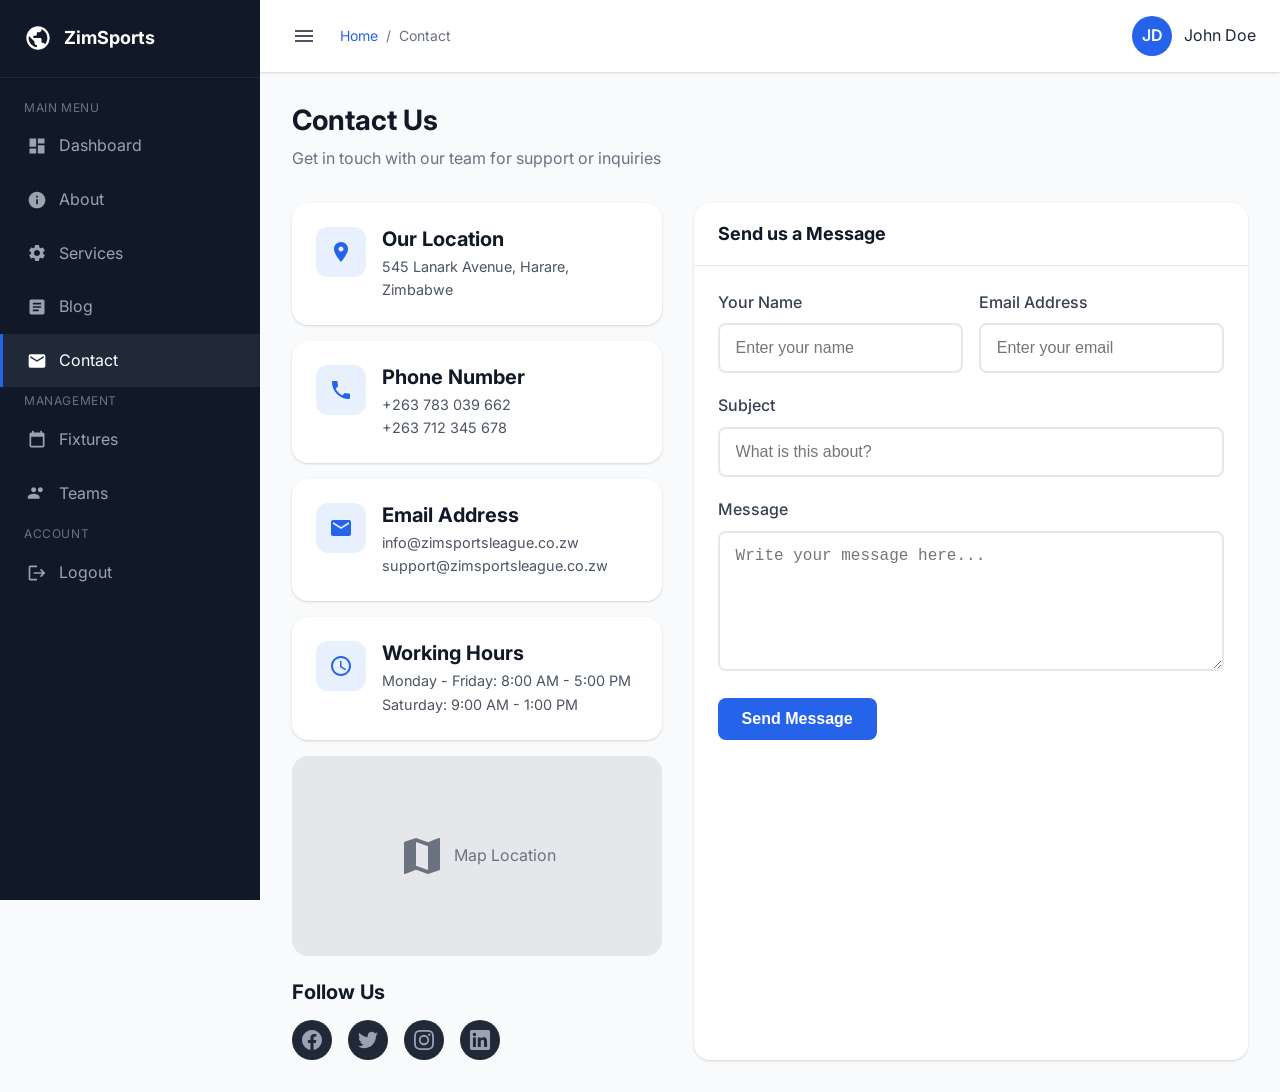
<file: contact.html>
<!DOCTYPE html>
<html lang="en">
<head>
  <meta charset="UTF-8">
  <meta name="viewport" content="width=device-width, initial-scale=1.0">
  <title>Contact - Zimbabwe Sports League Management</title>
  <link rel="preconnect" href="https://fonts.googleapis.com">
  <link rel="preconnect" href="https://fonts.gstatic.com" crossorigin>
  <link href="https://fonts.googleapis.com/css2?family=Inter:wght@400;500;600;700&display=swap" rel="stylesheet">
  <link rel="stylesheet" href="css/styles.css">
</head>
<body>
  <div class="dashboard-layout">
    <!-- Sidebar -->
    <aside class="sidebar">
      <div class="sidebar-header">
        <a href="dashboard.html" class="sidebar-brand">
          <svg xmlns="http://www.w3.org/2000/svg" viewBox="0 0 24 24" fill="currentColor" width="28" height="28">
            <path d="M12 2C6.48 2 2 6.48 2 12s4.48 10 10 10 10-4.48 10-10S17.52 2 12 2zm-1 17.93c-3.95-.49-7-3.85-7-7.93 0-.62.08-1.21.21-1.79L9 15v1c0 1.1.9 2 2 2v1.93zm6.9-2.54c-.26-.81-1-1.39-1.9-1.39h-1v-3c0-.55-.45-1-1-1H8v-2h2c.55 0 1-.45 1-1V7h2c1.1 0 2-.9 2-2v-.41c2.93 1.19 5 4.06 5 7.41 0 2.08-.8 3.97-2.1 5.39z"/>
          </svg>
          ZimSports
        </a>
      </div>
      
      <nav class="sidebar-nav">
        <span class="sidebar-section">Main Menu</span>
        <a href="dashboard.html">
          <svg xmlns="http://www.w3.org/2000/svg" viewBox="0 0 24 24" fill="currentColor"><path d="M3 13h8V3H3v10zm0 8h8v-6H3v6zm10 0h8V11h-8v10zm0-18v6h8V3h-8z"/></svg>
          Dashboard
        </a>
        <a href="about.html">
          <svg xmlns="http://www.w3.org/2000/svg" viewBox="0 0 24 24" fill="currentColor"><path d="M12 2C6.48 2 2 6.48 2 12s4.48 10 10 10 10-4.48 10-10S17.52 2 12 2zm1 15h-2v-6h2v6zm0-8h-2V7h2v2z"/></svg>
          About
        </a>
        <a href="services.html">
          <svg xmlns="http://www.w3.org/2000/svg" viewBox="0 0 24 24" fill="currentColor"><path d="M19.14 12.94c.04-.31.06-.63.06-.94 0-.31-.02-.63-.06-.94l2.03-1.58c.18-.14.23-.41.12-.61l-1.92-3.32c-.12-.22-.37-.29-.59-.22l-2.39.96c-.5-.38-1.03-.7-1.62-.94l-.36-2.54c-.04-.24-.24-.41-.48-.41h-3.84c-.24 0-.43.17-.47.41l-.36 2.54c-.59.24-1.13.57-1.62.94l-2.39-.96c-.22-.08-.47 0-.59.22L2.74 8.87c-.12.21-.08.47.12.61l2.03 1.58c-.04.31-.06.63-.06.94s.02.63.06.94l-2.03 1.58c-.18.14-.23.41-.12.61l1.92 3.32c.12.22.37.29.59.22l2.39-.96c.5.38 1.03.7 1.62.94l.36 2.54c.05.24.24.41.48.41h3.84c.24 0 .44-.17.47-.41l.36-2.54c.59-.24 1.13-.56 1.62-.94l2.39.96c.22.08.47 0 .59-.22l1.92-3.32c.12-.22.07-.47-.12-.61l-2.01-1.58zM12 15.6c-1.98 0-3.6-1.62-3.6-3.6s1.62-3.6 3.6-3.6 3.6 1.62 3.6 3.6-1.62 3.6-3.6 3.6z"/></svg>
          Services
        </a>
        <a href="blog.html">
          <svg xmlns="http://www.w3.org/2000/svg" viewBox="0 0 24 24" fill="currentColor"><path d="M19 3H5c-1.1 0-2 .9-2 2v14c0 1.1.9 2 2 2h14c1.1 0 2-.9 2-2V5c0-1.1-.9-2-2-2zm-5 14H7v-2h7v2zm3-4H7v-2h10v2zm0-4H7V7h10v2z"/></svg>
          Blog
        </a>
        <a href="contact.html" class="active">
          <svg xmlns="http://www.w3.org/2000/svg" viewBox="0 0 24 24" fill="currentColor"><path d="M20 4H4c-1.1 0-1.99.9-1.99 2L2 18c0 1.1.9 2 2 2h16c1.1 0 2-.9 2-2V6c0-1.1-.9-2-2-2zm0 4l-8 5-8-5V6l8 5 8-5v2z"/></svg>
          Contact
        </a>
        
        <span class="sidebar-section">Management</span>
        <a href="fixtures.html">
          <svg xmlns="http://www.w3.org/2000/svg" viewBox="0 0 24 24" fill="currentColor"><path d="M19 3h-1V1h-2v2H8V1H6v2H5c-1.11 0-1.99.9-1.99 2L3 19c0 1.1.89 2 2 2h14c1.1 0 2-.9 2-2V5c0-1.1-.9-2-2-2zm0 16H5V8h14v11z"/></svg>
          Fixtures
        </a>
        <a href="teams.html">
          <svg xmlns="http://www.w3.org/2000/svg" viewBox="0 0 24 24" fill="currentColor"><path d="M16 11c1.66 0 2.99-1.34 2.99-3S17.66 5 16 5c-1.66 0-3 1.34-3 3s1.34 3 3 3zm-8 0c1.66 0 2.99-1.34 2.99-3S9.66 5 8 5C6.34 5 5 6.34 5 8s1.34 3 3 3zm0 2c-2.33 0-7 1.17-7 3.5V19h14v-2.5c0-2.33-4.67-3.5-7-3.5z"/></svg>
          Teams
        </a>
        
        <span class="sidebar-section">Account</span>
        <a href="index.html">
          <svg xmlns="http://www.w3.org/2000/svg" viewBox="0 0 24 24" fill="currentColor"><path d="M17 7l-1.41 1.41L18.17 11H8v2h10.17l-2.58 2.58L17 17l5-5zM4 5h8V3H4c-1.1 0-2 .9-2 2v14c0 1.1.9 2 2 2h8v-2H4V5z"/></svg>
          Logout
        </a>
      </nav>
    </aside>

    <!-- Main Content -->
    <main class="main-content">
      <header class="top-bar">
        <div class="top-bar-left">
          <button class="sidebar-toggle">
            <svg xmlns="http://www.w3.org/2000/svg" width="24" height="24" viewBox="0 0 24 24" fill="currentColor"><path d="M3 18h18v-2H3v2zm0-5h18v-2H3v2zm0-7v2h18V6H3z"/></svg>
          </button>
          <div class="breadcrumb">
            <a href="dashboard.html">Home</a>
            <span>/</span>
            <span>Contact</span>
          </div>
        </div>
        <div class="top-bar-right">
          <div class="user-menu">
            <div class="user-avatar">JD</div>
            <span>John Doe</span>
          </div>
        </div>
      </header>

      <div class="page-content">
        <div class="page-header">
          <h1>Contact Us</h1>
          <p>Get in touch with our team for support or inquiries</p>
        </div>

        <div class="contact-grid">
          <!-- Contact Info -->
          <div>
            <div class="contact-info-card">
              <div class="icon">
                <svg xmlns="http://www.w3.org/2000/svg" width="24" height="24" viewBox="0 0 24 24" fill="currentColor">
                  <path d="M12 2C8.13 2 5 5.13 5 9c0 5.25 7 13 7 13s7-7.75 7-13c0-3.87-3.13-7-7-7zm0 9.5c-1.38 0-2.5-1.12-2.5-2.5s1.12-2.5 2.5-2.5 2.5 1.12 2.5 2.5-1.12 2.5-2.5 2.5z"/>
                </svg>
              </div>
              <div>
                <h4>Our Location</h4>
                <p>545 Lanark Avenue, Harare, Zimbabwe</p>
              </div>
            </div>

            <div class="contact-info-card">
              <div class="icon">
                <svg xmlns="http://www.w3.org/2000/svg" width="24" height="24" viewBox="0 0 24 24" fill="currentColor">
                  <path d="M6.62 10.79c1.44 2.83 3.76 5.14 6.59 6.59l2.2-2.2c.27-.27.67-.36 1.02-.24 1.12.37 2.33.57 3.57.57.55 0 1 .45 1 1V20c0 .55-.45 1-1 1-9.39 0-17-7.61-17-17 0-.55.45-1 1-1h3.5c.55 0 1 .45 1 1 0 1.25.2 2.45.57 3.57.11.35.03.74-.25 1.02l-2.2 2.2z"/>
                </svg>
              </div>
              <div>
                <h4>Phone Number</h4>
                <p>+263 783 039 662</p>
                <p style="margin: 0;">+263 712 345 678</p>
              </div>
            </div>

            <div class="contact-info-card">
              <div class="icon">
                <svg xmlns="http://www.w3.org/2000/svg" width="24" height="24" viewBox="0 0 24 24" fill="currentColor">
                  <path d="M20 4H4c-1.1 0-1.99.9-1.99 2L2 18c0 1.1.9 2 2 2h16c1.1 0 2-.9 2-2V6c0-1.1-.9-2-2-2zm0 4l-8 5-8-5V6l8 5 8-5v2z"/>
                </svg>
              </div>
              <div>
                <h4>Email Address</h4>
                <p>info@zimsportsleague.co.zw</p>
                <p style="margin: 0;">support@zimsportsleague.co.zw</p>
              </div>
            </div>

            <div class="contact-info-card">
              <div class="icon">
                <svg xmlns="http://www.w3.org/2000/svg" width="24" height="24" viewBox="0 0 24 24" fill="currentColor">
                  <path d="M11.99 2C6.47 2 2 6.48 2 12s4.47 10 9.99 10C17.52 22 22 17.52 22 12S17.52 2 11.99 2zM12 20c-4.42 0-8-3.58-8-8s3.58-8 8-8 8 3.58 8 8-3.58 8-8 8zm.5-13H11v6l5.25 3.15.75-1.23-4.5-2.67z"/>
                </svg>
              </div>
              <div>
                <h4>Working Hours</h4>
                <p>Monday - Friday: 8:00 AM - 5:00 PM</p>
                <p style="margin: 0;">Saturday: 9:00 AM - 1:00 PM</p>
              </div>
            </div>

            <!-- Map Placeholder -->
            <div class="map-placeholder">
              <svg xmlns="http://www.w3.org/2000/svg" width="48" height="48" viewBox="0 0 24 24" fill="currentColor">
                <path d="M20.5 3l-.16.03L15 5.1 9 3 3.36 4.9c-.21.07-.36.25-.36.48V20.5c0 .28.22.5.5.5l.16-.03L9 18.9l6 2.1 5.64-1.9c.21-.07.36-.25.36-.48V3.5c0-.28-.22-.5-.5-.5zM15 19l-6-2.11V5l6 2.11V19z"/>
              </svg>
              <span style="margin-left: 0.5rem;">Map Location</span>
            </div>

            <!-- Social Links -->
            <div style="margin-top: 1.5rem;">
              <h4 style="margin-bottom: 1rem;">Follow Us</h4>
              <div class="footer-social">
                <a href="#" aria-label="Facebook">
                  <svg xmlns="http://www.w3.org/2000/svg" width="20" height="20" viewBox="0 0 24 24" fill="currentColor">
                    <path d="M24 12.073c0-6.627-5.373-12-12-12s-12 5.373-12 12c0 5.99 4.388 10.954 10.125 11.854v-8.385H7.078v-3.47h3.047V9.43c0-3.007 1.792-4.669 4.533-4.669 1.312 0 2.686.235 2.686.235v2.953H15.83c-1.491 0-1.956.925-1.956 1.874v2.25h3.328l-.532 3.47h-2.796v8.385C19.612 23.027 24 18.062 24 12.073z"/>
                  </svg>
                </a>
                <a href="#" aria-label="Twitter">
                  <svg xmlns="http://www.w3.org/2000/svg" width="20" height="20" viewBox="0 0 24 24" fill="currentColor">
                    <path d="M23.953 4.57a10 10 0 01-2.825.775 4.958 4.958 0 002.163-2.723c-.951.555-2.005.959-3.127 1.184a4.92 4.92 0 00-8.384 4.482C7.69 8.095 4.067 6.13 1.64 3.162a4.822 4.822 0 00-.666 2.475c0 1.71.87 3.213 2.188 4.096a4.904 4.904 0 01-2.228-.616v.06a4.923 4.923 0 003.946 4.827 4.996 4.996 0 01-2.212.085 4.936 4.936 0 004.604 3.417 9.867 9.867 0 01-6.102 2.105c-.39 0-.779-.023-1.17-.067a13.995 13.995 0 007.557 2.209c9.053 0 13.998-7.496 13.998-13.985 0-.21 0-.42-.015-.63A9.935 9.935 0 0024 4.59z"/>
                  </svg>
                </a>
                <a href="#" aria-label="Instagram">
                  <svg xmlns="http://www.w3.org/2000/svg" width="20" height="20" viewBox="0 0 24 24" fill="currentColor">
                    <path d="M12 2.163c3.204 0 3.584.012 4.85.07 3.252.148 4.771 1.691 4.919 4.919.058 1.265.069 1.645.069 4.849 0 3.205-.012 3.584-.069 4.849-.149 3.225-1.664 4.771-4.919 4.919-1.266.058-1.644.07-4.85.07-3.204 0-3.584-.012-4.849-.07-3.26-.149-4.771-1.699-4.919-4.92-.058-1.265-.07-1.644-.07-4.849 0-3.204.013-3.583.07-4.849.149-3.227 1.664-4.771 4.919-4.919 1.266-.057 1.645-.069 4.849-.069zM12 0C8.741 0 8.333.014 7.053.072 2.695.272.273 2.69.073 7.052.014 8.333 0 8.741 0 12c0 3.259.014 3.668.072 4.948.2 4.358 2.618 6.78 6.98 6.98C8.333 23.986 8.741 24 12 24c3.259 0 3.668-.014 4.948-.072 4.354-.2 6.782-2.618 6.979-6.98.059-1.28.073-1.689.073-4.948 0-3.259-.014-3.667-.072-4.947-.196-4.354-2.617-6.78-6.979-6.98C15.668.014 15.259 0 12 0zm0 5.838a6.162 6.162 0 100 12.324 6.162 6.162 0 000-12.324zM12 16a4 4 0 110-8 4 4 0 010 8zm6.406-11.845a1.44 1.44 0 100 2.881 1.44 1.44 0 000-2.881z"/>
                  </svg>
                </a>
                <a href="#" aria-label="LinkedIn">
                  <svg xmlns="http://www.w3.org/2000/svg" width="20" height="20" viewBox="0 0 24 24" fill="currentColor">
                    <path d="M20.447 20.452h-3.554v-5.569c0-1.328-.027-3.037-1.852-3.037-1.853 0-2.136 1.445-2.136 2.939v5.667H9.351V9h3.414v1.561h.046c.477-.9 1.637-1.85 3.37-1.85 3.601 0 4.267 2.37 4.267 5.455v6.286zM5.337 7.433c-1.144 0-2.063-.926-2.063-2.065 0-1.138.92-2.063 2.063-2.063 1.14 0 2.064.925 2.064 2.063 0 1.139-.925 2.065-2.064 2.065zm1.782 13.019H3.555V9h3.564v11.452zM22.225 0H1.771C.792 0 0 .774 0 1.729v20.542C0 23.227.792 24 1.771 24h20.451C23.2 24 24 23.227 24 22.271V1.729C24 .774 23.2 0 22.222 0h.003z"/>
                  </svg>
                </a>
              </div>
            </div>
          </div>

          <!-- Contact Form -->
          <div class="card">
            <div class="card-header">
              <h3>Send us a Message</h3>
            </div>
            <div class="card-body">
              <form id="contactForm">
                <div class="form-row">
                  <div class="form-group">
                    <label for="contactName">Your Name</label>
                    <input type="text" id="contactName" class="form-control" placeholder="Enter your name">
                    <span class="error-message"></span>
                  </div>
                  
                  <div class="form-group">
                    <label for="contactEmail">Email Address</label>
                    <input type="email" id="contactEmail" class="form-control" placeholder="Enter your email">
                    <span class="error-message"></span>
                  </div>
                </div>
                
                <div class="form-group">
                  <label for="subject">Subject</label>
                  <input type="text" id="subject" class="form-control" placeholder="What is this about?">
                  <span class="error-message"></span>
                </div>
                
                <div class="form-group">
                  <label for="message">Message</label>
                  <textarea id="message" class="form-control" rows="6" placeholder="Write your message here..."></textarea>
                  <span class="error-message"></span>
                </div>
                
                <button type="submit" class="btn btn-primary">Send Message</button>
              </form>
            </div>
          </div>
        </div>
      </div>
    </main>
  </div>

  <script src="js/main.js"></script>
  <script src="js/api.js"></script>  <script src="js/api.js"></script></body>
</html>
</file>
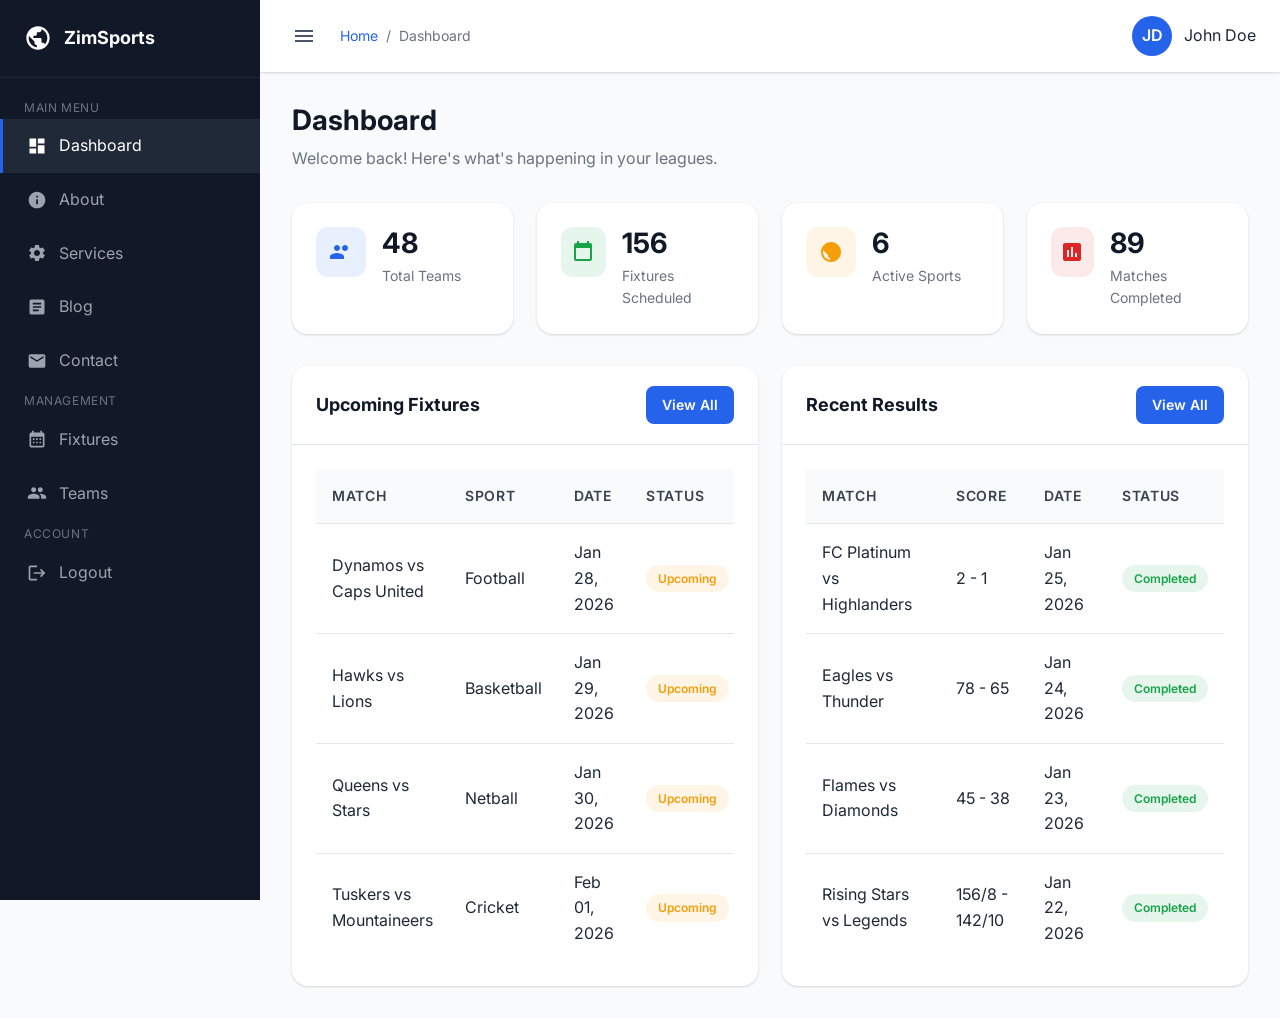
<file: dashboard.html>
<!DOCTYPE html>
<html lang="en">
<head>
  <meta charset="UTF-8">
  <meta name="viewport" content="width=device-width, initial-scale=1.0">
  <title>Dashboard - Zimbabwe Sports League Management</title>
  <link rel="preconnect" href="https://fonts.googleapis.com">
  <link rel="preconnect" href="https://fonts.gstatic.com" crossorigin>
  <link href="https://fonts.googleapis.com/css2?family=Inter:wght@400;500;600;700&display=swap" rel="stylesheet">
  <link rel="stylesheet" href="css/styles.css">
</head>
<body>
  <div class="dashboard-layout">
    <!-- Sidebar -->
    <aside class="sidebar">
      <div class="sidebar-header">
        <a href="dashboard.html" class="sidebar-brand">
          <svg xmlns="http://www.w3.org/2000/svg" viewBox="0 0 24 24" fill="currentColor" width="28" height="28">
            <path d="M12 2C6.48 2 2 6.48 2 12s4.48 10 10 10 10-4.48 10-10S17.52 2 12 2zm-1 17.93c-3.95-.49-7-3.85-7-7.93 0-.62.08-1.21.21-1.79L9 15v1c0 1.1.9 2 2 2v1.93zm6.9-2.54c-.26-.81-1-1.39-1.9-1.39h-1v-3c0-.55-.45-1-1-1H8v-2h2c.55 0 1-.45 1-1V7h2c1.1 0 2-.9 2-2v-.41c2.93 1.19 5 4.06 5 7.41 0 2.08-.8 3.97-2.1 5.39z"/>
          </svg>
          ZimSports
        </a>
      </div>
      
      <nav class="sidebar-nav">
        <span class="sidebar-section">Main Menu</span>
        <a href="dashboard.html" class="active">
          <svg xmlns="http://www.w3.org/2000/svg" viewBox="0 0 24 24" fill="currentColor">
            <path d="M3 13h8V3H3v10zm0 8h8v-6H3v6zm10 0h8V11h-8v10zm0-18v6h8V3h-8z"/>
          </svg>
          Dashboard
        </a>
        <a href="about.html">
          <svg xmlns="http://www.w3.org/2000/svg" viewBox="0 0 24 24" fill="currentColor">
            <path d="M12 2C6.48 2 2 6.48 2 12s4.48 10 10 10 10-4.48 10-10S17.52 2 12 2zm1 15h-2v-6h2v6zm0-8h-2V7h2v2z"/>
          </svg>
          About
        </a>
        <a href="services.html">
          <svg xmlns="http://www.w3.org/2000/svg" viewBox="0 0 24 24" fill="currentColor">
            <path d="M19.14 12.94c.04-.31.06-.63.06-.94 0-.31-.02-.63-.06-.94l2.03-1.58c.18-.14.23-.41.12-.61l-1.92-3.32c-.12-.22-.37-.29-.59-.22l-2.39.96c-.5-.38-1.03-.7-1.62-.94l-.36-2.54c-.04-.24-.24-.41-.48-.41h-3.84c-.24 0-.43.17-.47.41l-.36 2.54c-.59.24-1.13.57-1.62.94l-2.39-.96c-.22-.08-.47 0-.59.22L2.74 8.87c-.12.21-.08.47.12.61l2.03 1.58c-.04.31-.06.63-.06.94s.02.63.06.94l-2.03 1.58c-.18.14-.23.41-.12.61l1.92 3.32c.12.22.37.29.59.22l2.39-.96c.5.38 1.03.7 1.62.94l.36 2.54c.05.24.24.41.48.41h3.84c.24 0 .44-.17.47-.41l.36-2.54c.59-.24 1.13-.56 1.62-.94l2.39.96c.22.08.47 0 .59-.22l1.92-3.32c.12-.22.07-.47-.12-.61l-2.01-1.58zM12 15.6c-1.98 0-3.6-1.62-3.6-3.6s1.62-3.6 3.6-3.6 3.6 1.62 3.6 3.6-1.62 3.6-3.6 3.6z"/>
          </svg>
          Services
        </a>
        <a href="blog.html">
          <svg xmlns="http://www.w3.org/2000/svg" viewBox="0 0 24 24" fill="currentColor">
            <path d="M19 3H5c-1.1 0-2 .9-2 2v14c0 1.1.9 2 2 2h14c1.1 0 2-.9 2-2V5c0-1.1-.9-2-2-2zm-5 14H7v-2h7v2zm3-4H7v-2h10v2zm0-4H7V7h10v2z"/>
          </svg>
          Blog
        </a>
        <a href="contact.html">
          <svg xmlns="http://www.w3.org/2000/svg" viewBox="0 0 24 24" fill="currentColor">
            <path d="M20 4H4c-1.1 0-1.99.9-1.99 2L2 18c0 1.1.9 2 2 2h16c1.1 0 2-.9 2-2V6c0-1.1-.9-2-2-2zm0 4l-8 5-8-5V6l8 5 8-5v2z"/>
          </svg>
          Contact
        </a>
        
        <span class="sidebar-section">Management</span>
        <a href="fixtures.html">
          <svg xmlns="http://www.w3.org/2000/svg" viewBox="0 0 24 24" fill="currentColor">
            <path d="M19 3h-1V1h-2v2H8V1H6v2H5c-1.11 0-1.99.9-1.99 2L3 19c0 1.1.89 2 2 2h14c1.1 0 2-.9 2-2V5c0-1.1-.9-2-2-2zm0 16H5V8h14v11zM9 10H7v2h2v-2zm4 0h-2v2h2v-2zm4 0h-2v2h2v-2zm-8 4H7v2h2v-2zm4 0h-2v2h2v-2zm4 0h-2v2h2v-2z"/>
          </svg>
          Fixtures
        </a>
        <a href="teams.html">
          <svg xmlns="http://www.w3.org/2000/svg" viewBox="0 0 24 24" fill="currentColor">
            <path d="M16 11c1.66 0 2.99-1.34 2.99-3S17.66 5 16 5c-1.66 0-3 1.34-3 3s1.34 3 3 3zm-8 0c1.66 0 2.99-1.34 2.99-3S9.66 5 8 5C6.34 5 5 6.34 5 8s1.34 3 3 3zm0 2c-2.33 0-7 1.17-7 3.5V19h14v-2.5c0-2.33-4.67-3.5-7-3.5zm8 0c-.29 0-.62.02-.97.05 1.16.84 1.97 1.97 1.97 3.45V19h6v-2.5c0-2.33-4.67-3.5-7-3.5z"/>
          </svg>
          Teams
        </a>
        
        <span class="sidebar-section">Account</span>
        <a href="index.html">
          <svg xmlns="http://www.w3.org/2000/svg" viewBox="0 0 24 24" fill="currentColor">
            <path d="M17 7l-1.41 1.41L18.17 11H8v2h10.17l-2.58 2.58L17 17l5-5zM4 5h8V3H4c-1.1 0-2 .9-2 2v14c0 1.1.9 2 2 2h8v-2H4V5z"/>
          </svg>
          Logout
        </a>
      </nav>
    </aside>

    <!-- Main Content -->
    <main class="main-content">
      <!-- Top Bar -->
      <header class="top-bar">
        <div class="top-bar-left">
          <button class="sidebar-toggle">
            <svg xmlns="http://www.w3.org/2000/svg" width="24" height="24" viewBox="0 0 24 24" fill="currentColor">
              <path d="M3 18h18v-2H3v2zm0-5h18v-2H3v2zm0-7v2h18V6H3z"/>
            </svg>
          </button>
          <div class="breadcrumb">
            <a href="dashboard.html">Home</a>
            <span>/</span>
            <span>Dashboard</span>
          </div>
        </div>
        <div class="top-bar-right">
          <div class="user-menu">
            <div class="user-avatar">JD</div>
            <span>John Doe</span>
          </div>
        </div>
      </header>

      <!-- Page Content -->
      <div class="page-content">
        <div class="page-header">
          <h1>Dashboard</h1>
          <p>Welcome back! Here's what's happening in your leagues.</p>
        </div>

        <!-- Stats Grid -->
        <div class="stats-grid" id="statsContainer">
          <div class="stat-card">
            <div class="stat-icon blue">
              <svg xmlns="http://www.w3.org/2000/svg" width="24" height="24" viewBox="0 0 24 24" fill="currentColor">
                <path d="M16 11c1.66 0 2.99-1.34 2.99-3S17.66 5 16 5c-1.66 0-3 1.34-3 3s1.34 3 3 3zm-8 0c1.66 0 2.99-1.34 2.99-3S9.66 5 8 5C6.34 5 5 6.34 5 8s1.34 3 3 3zm0 2c-2.33 0-7 1.17-7 3.5V19h14v-2.5c0-2.33-4.67-3.5-7-3.5z"/>
              </svg>
            </div>
            <div class="stat-info">
              <h3>48</h3>
              <p>Total Teams</p>
            </div>
          </div>
          
          <div class="stat-card">
            <div class="stat-icon green">
              <svg xmlns="http://www.w3.org/2000/svg" width="24" height="24" viewBox="0 0 24 24" fill="currentColor">
                <path d="M19 3h-1V1h-2v2H8V1H6v2H5c-1.11 0-1.99.9-1.99 2L3 19c0 1.1.89 2 2 2h14c1.1 0 2-.9 2-2V5c0-1.1-.9-2-2-2zm0 16H5V8h14v11z"/>
              </svg>
            </div>
            <div class="stat-info">
              <h3>156</h3>
              <p>Fixtures Scheduled</p>
            </div>
          </div>
          
          <div class="stat-card">
            <div class="stat-icon orange">
              <svg xmlns="http://www.w3.org/2000/svg" width="24" height="24" viewBox="0 0 24 24" fill="currentColor">
                <path d="M12 2C6.48 2 2 6.48 2 12s4.48 10 10 10 10-4.48 10-10S17.52 2 12 2zm-1 17.93c-3.95-.49-7-3.85-7-7.93 0-.62.08-1.21.21-1.79L9 15v1c0 1.1.9 2 2 2v1.93z"/>
              </svg>
            </div>
            <div class="stat-info">
              <h3>6</h3>
              <p>Active Sports</p>
            </div>
          </div>
          
          <div class="stat-card">
            <div class="stat-icon red">
              <svg xmlns="http://www.w3.org/2000/svg" width="24" height="24" viewBox="0 0 24 24" fill="currentColor">
                <path d="M19 3H5c-1.1 0-2 .9-2 2v14c0 1.1.9 2 2 2h14c1.1 0 2-.9 2-2V5c0-1.1-.9-2-2-2zM9 17H7v-7h2v7zm4 0h-2V7h2v10zm4 0h-2v-4h2v4z"/>
              </svg>
            </div>
            <div class="stat-info">
              <h3>89</h3>
              <p>Matches Completed</p>
            </div>
          </div>
        </div>

        <div class="grid grid-2">
          <!-- Upcoming Fixtures -->
          <div class="card">
            <div class="card-header">
              <h3>Upcoming Fixtures</h3>
              <a href="fixtures.html" class="btn btn-primary btn-sm">View All</a>
            </div>
            <div class="card-body">
              <div class="table-responsive">
                <table class="table upcoming-fixtures">
                  <thead>
                    <tr>
                      <th>Match</th>
                      <th>Sport</th>
                      <th>Date</th>
                      <th>Status</th>
                    </tr>
                  </thead>
                  <tbody>
                    <tr>
                      <td>Dynamos vs Caps United</td>
                      <td>Football</td>
                      <td>Jan 28, 2026</td>
                      <td><span class="badge badge-warning">Upcoming</span></td>
                    </tr>
                    <tr>
                      <td>Hawks vs Lions</td>
                      <td>Basketball</td>
                      <td>Jan 29, 2026</td>
                      <td><span class="badge badge-warning">Upcoming</span></td>
                    </tr>
                    <tr>
                      <td>Queens vs Stars</td>
                      <td>Netball</td>
                      <td>Jan 30, 2026</td>
                      <td><span class="badge badge-warning">Upcoming</span></td>
                    </tr>
                    <tr>
                      <td>Tuskers vs Mountaineers</td>
                      <td>Cricket</td>
                      <td>Feb 01, 2026</td>
                      <td><span class="badge badge-warning">Upcoming</span></td>
                    </tr>
                  </tbody>
                </table>
              </div>
            </div>
          </div>

          <!-- Recent Results -->
          <div class="card">
            <div class="card-header">
              <h3>Recent Results</h3>
              <a href="fixtures.html" class="btn btn-primary btn-sm">View All</a>
            </div>
            <div class="card-body">
              <div class="table-responsive">
                <table class="table recent-results">
                  <thead>
                    <tr>
                      <th>Match</th>
                      <th>Score</th>
                      <th>Date</th>
                      <th>Status</th>
                    </tr>
                  </thead>
                  <tbody>
                    <tr>
                      <td>FC Platinum vs Highlanders</td>
                      <td>2 - 1</td>
                      <td>Jan 25, 2026</td>
                      <td><span class="badge badge-success">Completed</span></td>
                    </tr>
                    <tr>
                      <td>Eagles vs Thunder</td>
                      <td>78 - 65</td>
                      <td>Jan 24, 2026</td>
                      <td><span class="badge badge-success">Completed</span></td>
                    </tr>
                    <tr>
                      <td>Flames vs Diamonds</td>
                      <td>45 - 38</td>
                      <td>Jan 23, 2026</td>
                      <td><span class="badge badge-success">Completed</span></td>
                    </tr>
                    <tr>
                      <td>Rising Stars vs Legends</td>
                      <td>156/8 - 142/10</td>
                      <td>Jan 22, 2026</td>
                      <td><span class="badge badge-success">Completed</span></td>
                    </tr>
                  </tbody>
                </table>
              </div>
            </div>
          </div>
        </div>
      </div>
    </main>
  </div>

  <script src="js/main.js"></script>
  <script src="js/api.js"></script>
</body>
</html>
</file>
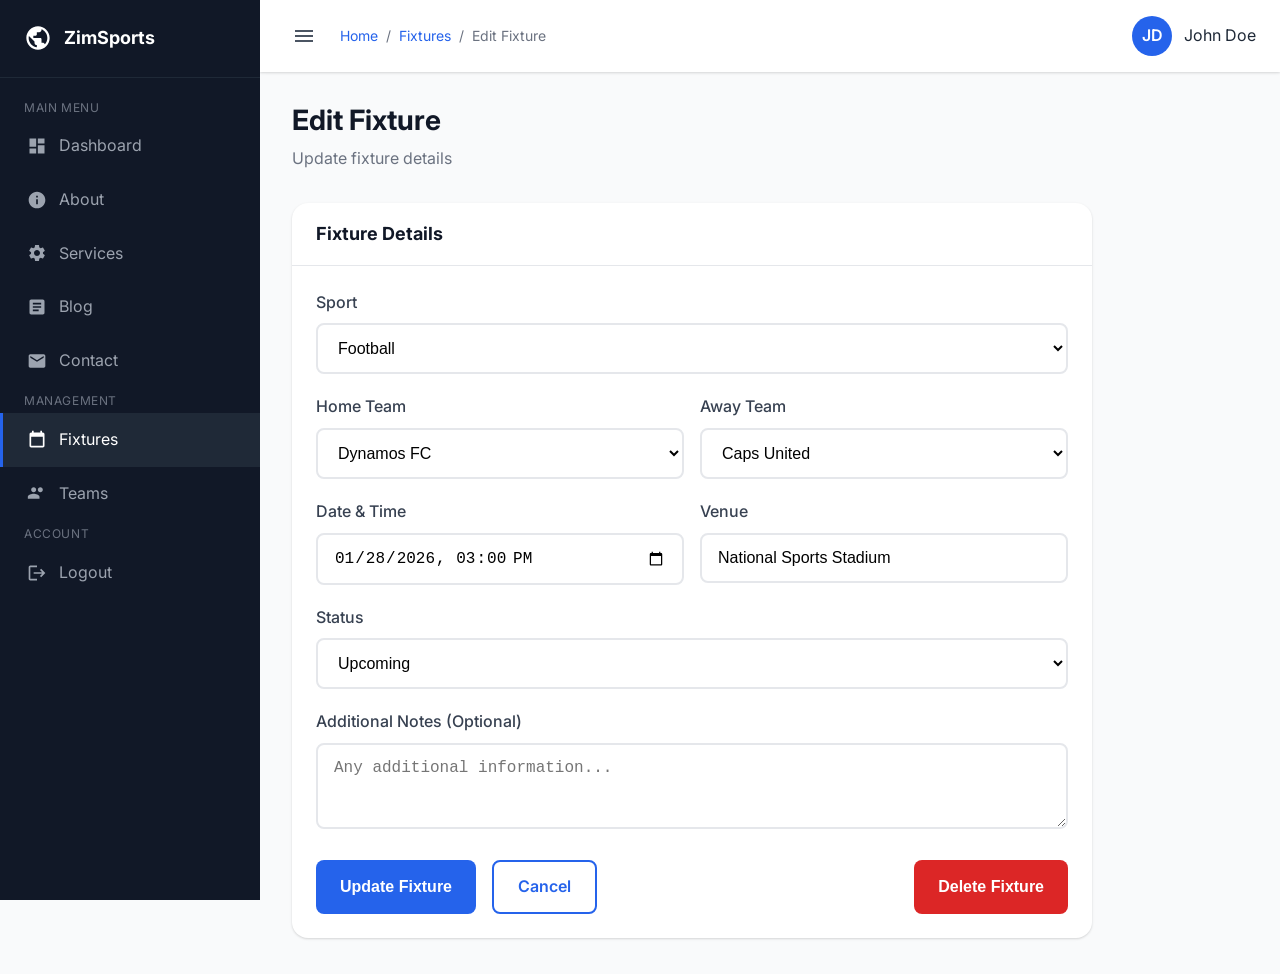
<file: edit_fixture.html>
<!DOCTYPE html>
<html lang="en">
<head>
  <meta charset="UTF-8">
  <meta name="viewport" content="width=device-width, initial-scale=1.0">
  <title>Edit Fixture - Zimbabwe Sports League Management</title>
  <link rel="preconnect" href="https://fonts.googleapis.com">
  <link rel="preconnect" href="https://fonts.gstatic.com" crossorigin>
  <link href="https://fonts.googleapis.com/css2?family=Inter:wght@400;500;600;700&display=swap" rel="stylesheet">
  <link rel="stylesheet" href="css/styles.css">
</head>
<body>
  <div class="dashboard-layout">
    <!-- Sidebar -->
    <aside class="sidebar">
      <div class="sidebar-header">
        <a href="dashboard.html" class="sidebar-brand">
          <svg xmlns="http://www.w3.org/2000/svg" viewBox="0 0 24 24" fill="currentColor" width="28" height="28">
            <path d="M12 2C6.48 2 2 6.48 2 12s4.48 10 10 10 10-4.48 10-10S17.52 2 12 2zm-1 17.93c-3.95-.49-7-3.85-7-7.93 0-.62.08-1.21.21-1.79L9 15v1c0 1.1.9 2 2 2v1.93zm6.9-2.54c-.26-.81-1-1.39-1.9-1.39h-1v-3c0-.55-.45-1-1-1H8v-2h2c.55 0 1-.45 1-1V7h2c1.1 0 2-.9 2-2v-.41c2.93 1.19 5 4.06 5 7.41 0 2.08-.8 3.97-2.1 5.39z"/>
          </svg>
          ZimSports
        </a>
      </div>
      
      <nav class="sidebar-nav">
        <span class="sidebar-section">Main Menu</span>
        <a href="dashboard.html">
          <svg xmlns="http://www.w3.org/2000/svg" viewBox="0 0 24 24" fill="currentColor"><path d="M3 13h8V3H3v10zm0 8h8v-6H3v6zm10 0h8V11h-8v10zm0-18v6h8V3h-8z"/></svg>
          Dashboard
        </a>
        <a href="about.html">
          <svg xmlns="http://www.w3.org/2000/svg" viewBox="0 0 24 24" fill="currentColor"><path d="M12 2C6.48 2 2 6.48 2 12s4.48 10 10 10 10-4.48 10-10S17.52 2 12 2zm1 15h-2v-6h2v6zm0-8h-2V7h2v2z"/></svg>
          About
        </a>
        <a href="services.html">
          <svg xmlns="http://www.w3.org/2000/svg" viewBox="0 0 24 24" fill="currentColor"><path d="M19.14 12.94c.04-.31.06-.63.06-.94 0-.31-.02-.63-.06-.94l2.03-1.58c.18-.14.23-.41.12-.61l-1.92-3.32c-.12-.22-.37-.29-.59-.22l-2.39.96c-.5-.38-1.03-.7-1.62-.94l-.36-2.54c-.04-.24-.24-.41-.48-.41h-3.84c-.24 0-.43.17-.47.41l-.36 2.54c-.59.24-1.13.57-1.62.94l-2.39-.96c-.22-.08-.47 0-.59.22L2.74 8.87c-.12.21-.08.47.12.61l2.03 1.58c-.04.31-.06.63-.06.94s.02.63.06.94l-2.03 1.58c-.18.14-.23.41-.12.61l1.92 3.32c.12.22.37.29.59.22l2.39-.96c.5.38 1.03.7 1.62.94l.36 2.54c.05.24.24.41.48.41h3.84c.24 0 .44-.17.47-.41l.36-2.54c.59-.24 1.13-.56 1.62-.94l2.39.96c.22.08.47 0 .59-.22l1.92-3.32c.12-.22.07-.47-.12-.61l-2.01-1.58zM12 15.6c-1.98 0-3.6-1.62-3.6-3.6s1.62-3.6 3.6-3.6 3.6 1.62 3.6 3.6-1.62 3.6-3.6 3.6z"/></svg>
          Services
        </a>
        <a href="blog.html">
          <svg xmlns="http://www.w3.org/2000/svg" viewBox="0 0 24 24" fill="currentColor"><path d="M19 3H5c-1.1 0-2 .9-2 2v14c0 1.1.9 2 2 2h14c1.1 0 2-.9 2-2V5c0-1.1-.9-2-2-2zm-5 14H7v-2h7v2zm3-4H7v-2h10v2zm0-4H7V7h10v2z"/></svg>
          Blog
        </a>
        <a href="contact.html">
          <svg xmlns="http://www.w3.org/2000/svg" viewBox="0 0 24 24" fill="currentColor"><path d="M20 4H4c-1.1 0-1.99.9-1.99 2L2 18c0 1.1.9 2 2 2h16c1.1 0 2-.9 2-2V6c0-1.1-.9-2-2-2zm0 4l-8 5-8-5V6l8 5 8-5v2z"/></svg>
          Contact
        </a>
        
        <span class="sidebar-section">Management</span>
        <a href="fixtures.html" class="active">
          <svg xmlns="http://www.w3.org/2000/svg" viewBox="0 0 24 24" fill="currentColor"><path d="M19 3h-1V1h-2v2H8V1H6v2H5c-1.11 0-1.99.9-1.99 2L3 19c0 1.1.89 2 2 2h14c1.1 0 2-.9 2-2V5c0-1.1-.9-2-2-2zm0 16H5V8h14v11z"/></svg>
          Fixtures
        </a>
        <a href="teams.html">
          <svg xmlns="http://www.w3.org/2000/svg" viewBox="0 0 24 24" fill="currentColor"><path d="M16 11c1.66 0 2.99-1.34 2.99-3S17.66 5 16 5c-1.66 0-3 1.34-3 3s1.34 3 3 3zm-8 0c1.66 0 2.99-1.34 2.99-3S9.66 5 8 5C6.34 5 5 6.34 5 8s1.34 3 3 3zm0 2c-2.33 0-7 1.17-7 3.5V19h14v-2.5c0-2.33-4.67-3.5-7-3.5z"/></svg>
          Teams
        </a>
        
        <span class="sidebar-section">Account</span>
        <a href="index.html">
          <svg xmlns="http://www.w3.org/2000/svg" viewBox="0 0 24 24" fill="currentColor"><path d="M17 7l-1.41 1.41L18.17 11H8v2h10.17l-2.58 2.58L17 17l5-5zM4 5h8V3H4c-1.1 0-2 .9-2 2v14c0 1.1.9 2 2 2h8v-2H4V5z"/></svg>
          Logout
        </a>
      </nav>
    </aside>

    <!-- Main Content -->
    <main class="main-content">
      <header class="top-bar">
        <div class="top-bar-left">
          <button class="sidebar-toggle">
            <svg xmlns="http://www.w3.org/2000/svg" width="24" height="24" viewBox="0 0 24 24" fill="currentColor"><path d="M3 18h18v-2H3v2zm0-5h18v-2H3v2zm0-7v2h18V6H3z"/></svg>
          </button>
          <div class="breadcrumb">
            <a href="dashboard.html">Home</a>
            <span>/</span>
            <a href="fixtures.html">Fixtures</a>
            <span>/</span>
            <span>Edit Fixture</span>
          </div>
        </div>
        <div class="top-bar-right">
          <div class="user-menu">
            <div class="user-avatar">JD</div>
            <span>John Doe</span>
          </div>
        </div>
      </header>

      <div class="page-content">
        <div class="page-header">
          <h1>Edit Fixture</h1>
          <p>Update fixture details</p>
        </div>

        <div class="card" style="max-width: 800px;">
          <div class="card-header">
            <h3>Fixture Details</h3>
          </div>
          <div class="card-body">
            <form id="fixtureForm">
              <div class="form-group">
                <label for="sport">Sport</label>
                <select id="sport" class="form-control" onchange="filterTeamsBySelectedSport()">
                  <option value="">Select a sport</option>
                  <option value="football" selected>Football</option>
                  <option value="basketball">Basketball</option>
                  <option value="netball">Netball</option>
                  <option value="cricket">Cricket</option>
                  <option value="rugby">Rugby</option>
                  <option value="athletics">Athletics</option>
                </select>
                <span class="error-message"></span>
              </div>

              <div class="form-row">
                <div class="form-group">
                  <label for="homeTeam">Home Team</label>
                  <select id="homeTeam" class="form-control">
                    <option value="">Select home team</option>
                    <option value="dynamos" selected>Dynamos FC</option>
                    <option value="caps">Caps United</option>
                    <option value="highlanders">Highlanders</option>
                    <option value="fc-platinum">FC Platinum</option>
                    <option value="black-rhinos">Black Rhinos</option>
                    <option value="harare-hawks">Harare Hawks</option>
                    <option value="bulawayo-lions">Bulawayo Lions</option>
                    <option value="queens-nc">Queens NC</option>
                    <option value="rising-stars">Rising Stars</option>
                  </select>
                  <span class="error-message"></span>
                </div>

                <div class="form-group">
                  <label for="awayTeam">Away Team</label>
                  <select id="awayTeam" class="form-control">
                    <option value="">Select away team</option>
                    <option value="dynamos">Dynamos FC</option>
                    <option value="caps" selected>Caps United</option>
                    <option value="highlanders">Highlanders</option>
                    <option value="fc-platinum">FC Platinum</option>
                    <option value="black-rhinos">Black Rhinos</option>
                    <option value="harare-hawks">Harare Hawks</option>
                    <option value="bulawayo-lions">Bulawayo Lions</option>
                    <option value="queens-nc">Queens NC</option>
                    <option value="rising-stars">Rising Stars</option>
                  </select>
                  <span class="error-message"></span>
                </div>
              </div>

              <div class="form-row">
                <div class="form-group">
                  <label for="fixtureDate">Date & Time</label>
                  <input type="datetime-local" id="fixtureDate" class="form-control" value="2026-01-28T15:00">
                  <span class="error-message"></span>
                </div>

                <div class="form-group">
                  <label for="venue">Venue</label>
                  <input type="text" id="venue" class="form-control" value="National Sports Stadium">
                  <span class="error-message"></span>
                </div>
              </div>

              <div class="form-group">
                <label for="status">Status</label>
                <select id="status" class="form-control">
                  <option value="upcoming" selected>Upcoming</option>
                  <option value="completed">Completed</option>
                  <option value="postponed">Postponed</option>
                  <option value="cancelled">Cancelled</option>
                </select>
              </div>

              <div class="form-group">
                <label for="notes">Additional Notes (Optional)</label>
                <textarea id="notes" class="form-control" rows="3" placeholder="Any additional information..."></textarea>
              </div>

              <div style="display: flex; gap: 1rem; margin-top: 1.5rem;">
                <button type="submit" class="btn btn-primary">Update Fixture</button>
                <a href="fixtures.html" class="btn btn-secondary">Cancel</a>
                <button type="button" class="btn btn-danger" style="margin-left: auto;" onclick="deleteCurrentFixture()">Delete Fixture</button>
              </div>
            </form>
          </div>
        </div>
      </div>
    </main>
  </div>

  <script src="js/main.js"></script>
  <script src="js/api.js"></script>

  <script>
    function deleteCurrentFixture() {
      const params = new URLSearchParams(window.location.search);
      const id = params.get('id');
      if (!id) return alert('No fixture id');
      if (confirm('Are you sure you want to delete this fixture?')) {
        deleteFixture(id).then(() => {
          // redirect to fixtures page after deletion
          setTimeout(() => { window.location.href = 'fixtures.html'; }, 600);
        });
      }
    }
  </script>
  <script src="js/main.js"></script>
  <script src="js/api.js"></script>
</body>
</html>
</file>
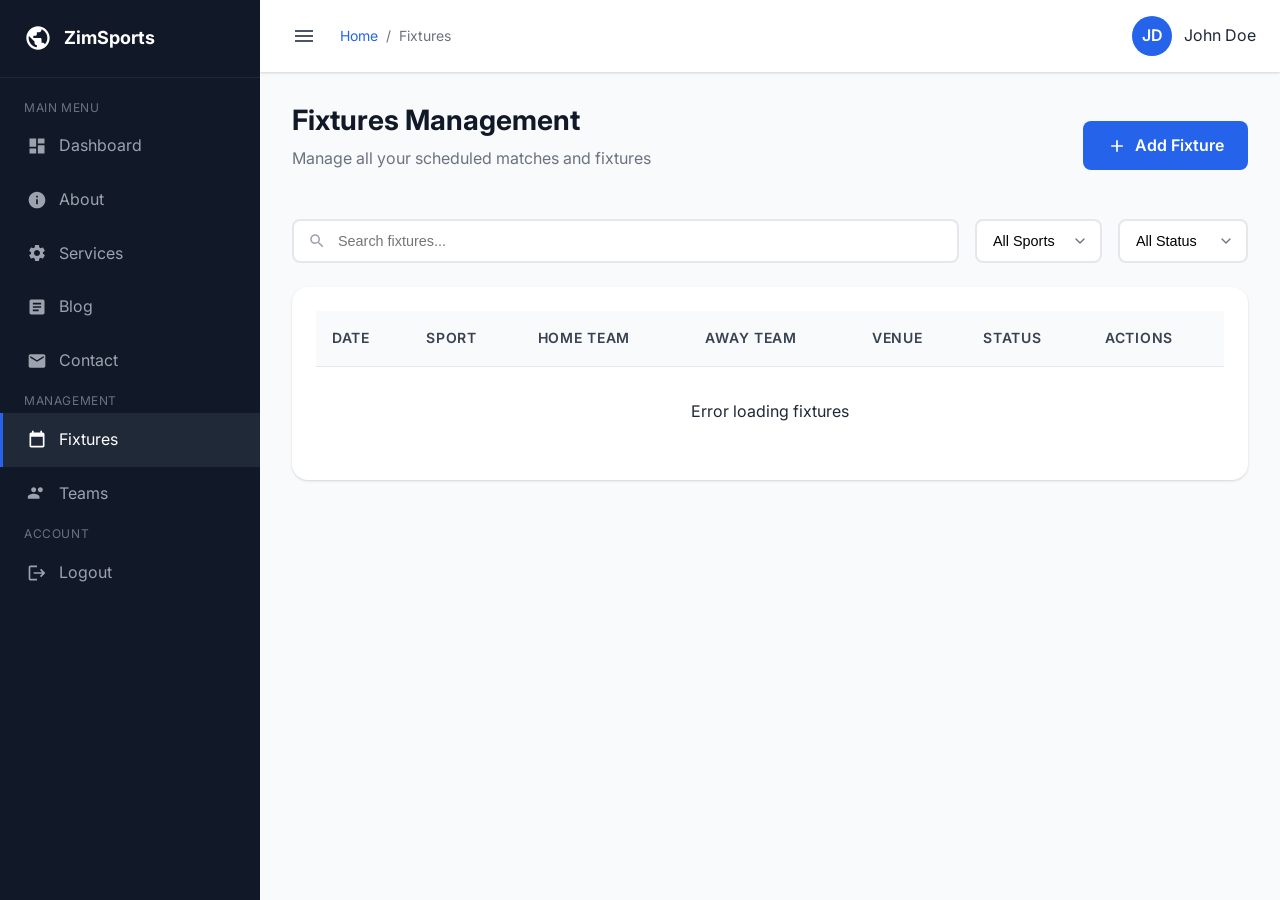
<file: fixtures.html>
<!DOCTYPE html>
<html lang="en">
<head>
  <meta charset="UTF-8">
  <meta name="viewport" content="width=device-width, initial-scale=1.0">
  <title>Fixtures - Zimbabwe Sports League Management</title>
  <link rel="preconnect" href="https://fonts.googleapis.com">
  <link rel="preconnect" href="https://fonts.gstatic.com" crossorigin>
  <link href="https://fonts.googleapis.com/css2?family=Inter:wght@400;500;600;700&display=swap" rel="stylesheet">
  <link rel="stylesheet" href="css/styles.css">
</head>
<body>
  <div class="dashboard-layout">
    <!-- Sidebar -->
    <aside class="sidebar">
      <div class="sidebar-header">
        <a href="dashboard.html" class="sidebar-brand">
          <svg xmlns="http://www.w3.org/2000/svg" viewBox="0 0 24 24" fill="currentColor" width="28" height="28">
            <path d="M12 2C6.48 2 2 6.48 2 12s4.48 10 10 10 10-4.48 10-10S17.52 2 12 2zm-1 17.93c-3.95-.49-7-3.85-7-7.93 0-.62.08-1.21.21-1.79L9 15v1c0 1.1.9 2 2 2v1.93zm6.9-2.54c-.26-.81-1-1.39-1.9-1.39h-1v-3c0-.55-.45-1-1-1H8v-2h2c.55 0 1-.45 1-1V7h2c1.1 0 2-.9 2-2v-.41c2.93 1.19 5 4.06 5 7.41 0 2.08-.8 3.97-2.1 5.39z"/>
          </svg>
          ZimSports
        </a>
      </div>
      
      <nav class="sidebar-nav">
        <span class="sidebar-section">Main Menu</span>
        <a href="dashboard.html">
          <svg xmlns="http://www.w3.org/2000/svg" viewBox="0 0 24 24" fill="currentColor"><path d="M3 13h8V3H3v10zm0 8h8v-6H3v6zm10 0h8V11h-8v10zm0-18v6h8V3h-8z"/></svg>
          Dashboard
        </a>
        <a href="about.html">
          <svg xmlns="http://www.w3.org/2000/svg" viewBox="0 0 24 24" fill="currentColor"><path d="M12 2C6.48 2 2 6.48 2 12s4.48 10 10 10 10-4.48 10-10S17.52 2 12 2zm1 15h-2v-6h2v6zm0-8h-2V7h2v2z"/></svg>
          About
        </a>
        <a href="services.html">
          <svg xmlns="http://www.w3.org/2000/svg" viewBox="0 0 24 24" fill="currentColor"><path d="M19.14 12.94c.04-.31.06-.63.06-.94 0-.31-.02-.63-.06-.94l2.03-1.58c.18-.14.23-.41.12-.61l-1.92-3.32c-.12-.22-.37-.29-.59-.22l-2.39.96c-.5-.38-1.03-.7-1.62-.94l-.36-2.54c-.04-.24-.24-.41-.48-.41h-3.84c-.24 0-.43.17-.47.41l-.36 2.54c-.59.24-1.13.57-1.62.94l-2.39-.96c-.22-.08-.47 0-.59.22L2.74 8.87c-.12.21-.08.47.12.61l2.03 1.58c-.04.31-.06.63-.06.94s.02.63.06.94l-2.03 1.58c-.18.14-.23.41-.12.61l1.92 3.32c.12.22.37.29.59.22l2.39-.96c.5.38 1.03.7 1.62.94l.36 2.54c.05.24.24.41.48.41h3.84c.24 0 .44-.17.47-.41l.36-2.54c.59-.24 1.13-.56 1.62-.94l2.39.96c.22.08.47 0 .59-.22l1.92-3.32c.12-.22.07-.47-.12-.61l-2.01-1.58zM12 15.6c-1.98 0-3.6-1.62-3.6-3.6s1.62-3.6 3.6-3.6 3.6 1.62 3.6 3.6-1.62 3.6-3.6 3.6z"/></svg>
          Services
        </a>
        <a href="blog.html">
          <svg xmlns="http://www.w3.org/2000/svg" viewBox="0 0 24 24" fill="currentColor"><path d="M19 3H5c-1.1 0-2 .9-2 2v14c0 1.1.9 2 2 2h14c1.1 0 2-.9 2-2V5c0-1.1-.9-2-2-2zm-5 14H7v-2h7v2zm3-4H7v-2h10v2zm0-4H7V7h10v2z"/></svg>
          Blog
        </a>
        <a href="contact.html">
          <svg xmlns="http://www.w3.org/2000/svg" viewBox="0 0 24 24" fill="currentColor"><path d="M20 4H4c-1.1 0-1.99.9-1.99 2L2 18c0 1.1.9 2 2 2h16c1.1 0 2-.9 2-2V6c0-1.1-.9-2-2-2zm0 4l-8 5-8-5V6l8 5 8-5v2z"/></svg>
          Contact
        </a>
        
        <span class="sidebar-section">Management</span>
        <a href="fixtures.html" class="active">
          <svg xmlns="http://www.w3.org/2000/svg" viewBox="0 0 24 24" fill="currentColor"><path d="M19 3h-1V1h-2v2H8V1H6v2H5c-1.11 0-1.99.9-1.99 2L3 19c0 1.1.89 2 2 2h14c1.1 0 2-.9 2-2V5c0-1.1-.9-2-2-2zm0 16H5V8h14v11z"/></svg>
          Fixtures
        </a>
        <a href="teams.html">
          <svg xmlns="http://www.w3.org/2000/svg" viewBox="0 0 24 24" fill="currentColor"><path d="M16 11c1.66 0 2.99-1.34 2.99-3S17.66 5 16 5c-1.66 0-3 1.34-3 3s1.34 3 3 3zm-8 0c1.66 0 2.99-1.34 2.99-3S9.66 5 8 5C6.34 5 5 6.34 5 8s1.34 3 3 3zm0 2c-2.33 0-7 1.17-7 3.5V19h14v-2.5c0-2.33-4.67-3.5-7-3.5z"/></svg>
          Teams
        </a>
        
        <span class="sidebar-section">Account</span>
        <a href="index.html">
          <svg xmlns="http://www.w3.org/2000/svg" viewBox="0 0 24 24" fill="currentColor"><path d="M17 7l-1.41 1.41L18.17 11H8v2h10.17l-2.58 2.58L17 17l5-5zM4 5h8V3H4c-1.1 0-2 .9-2 2v14c0 1.1.9 2 2 2h8v-2H4V5z"/></svg>
          Logout
        </a>
      </nav>
    </aside>

    <!-- Main Content -->
    <main class="main-content">
      <header class="top-bar">
        <div class="top-bar-left">
          <button class="sidebar-toggle">
            <svg xmlns="http://www.w3.org/2000/svg" width="24" height="24" viewBox="0 0 24 24" fill="currentColor"><path d="M3 18h18v-2H3v2zm0-5h18v-2H3v2zm0-7v2h18V6H3z"/></svg>
          </button>
          <div class="breadcrumb">
            <a href="dashboard.html">Home</a>
            <span>/</span>
            <span>Fixtures</span>
          </div>
        </div>
        <div class="top-bar-right">
          <div class="user-menu">
            <div class="user-avatar">JD</div>
            <span>John Doe</span>
          </div>
        </div>
      </header>

      <div class="page-content">
        <div class="page-header" style="display: flex; justify-content: space-between; align-items: center; flex-wrap: wrap; gap: 1rem;">
          <div>
            <h1>Fixtures Management</h1>
            <p>Manage all your scheduled matches and fixtures</p>
          </div>
          <a href="add_fixture.html" class="btn btn-primary">
            <svg xmlns="http://www.w3.org/2000/svg" width="20" height="20" viewBox="0 0 24 24" fill="currentColor">
              <path d="M19 13h-6v6h-2v-6H5v-2h6V5h2v6h6v2z"/>
            </svg>
            Add Fixture
          </a>
        </div>

        <!-- Filter Bar -->
        <div class="filter-bar">
          <div class="search-box">
            <svg xmlns="http://www.w3.org/2000/svg" viewBox="0 0 24 24" fill="currentColor">
              <path d="M15.5 14h-.79l-.28-.27C15.41 12.59 16 11.11 16 9.5 16 5.91 13.09 3 9.5 3S3 5.91 3 9.5 5.91 16 9.5 16c1.61 0 3.09-.59 4.23-1.57l.27.28v.79l5 4.99L20.49 19l-4.99-5zm-6 0C7.01 14 5 11.99 5 9.5S7.01 5 9.5 5 14 7.01 14 9.5 11.99 14 9.5 14z"/>
            </svg>
            <input type="text" placeholder="Search fixtures..." onkeyup="filterTable(this, 'fixturesTable')">
          </div>
          <select class="filter-select" onchange="filterBySport(this, 'fixturesTable')">
            <option value="">All Sports</option>
            <option value="football">Football</option>
            <option value="basketball">Basketball</option>
            <option value="netball">Netball</option>
            <option value="cricket">Cricket</option>
          </select>
          <select class="filter-select">
            <option value="">All Status</option>
            <option value="upcoming">Upcoming</option>
            <option value="completed">Completed</option>
            <option value="postponed">Postponed</option>
          </select>
        </div>

        <!-- Fixtures Table -->
        <div class="card">
          <div class="card-body">
            <div class="table-responsive">
              <table class="table" id="fixturesTable">
                <thead>
                  <tr>
                    <th>Date</th>
                    <th>Sport</th>
                    <th>Home Team</th>
                    <th>Away Team</th>
                    <th>Venue</th>
                    <th>Status</th>
                    <th>Actions</th>
                  </tr>
                </thead>
                <tbody>
                  <!-- Fixtures will load here from database -->
                </tbody>
              </table>
            </div>
          </div>
        </div>
      </div>
    </main>
  </div>

  <script src="js/main.js"></script>
  <script src="js/api.js"></script>  <script src="js/api.js"></script></body>
</html>
</file>
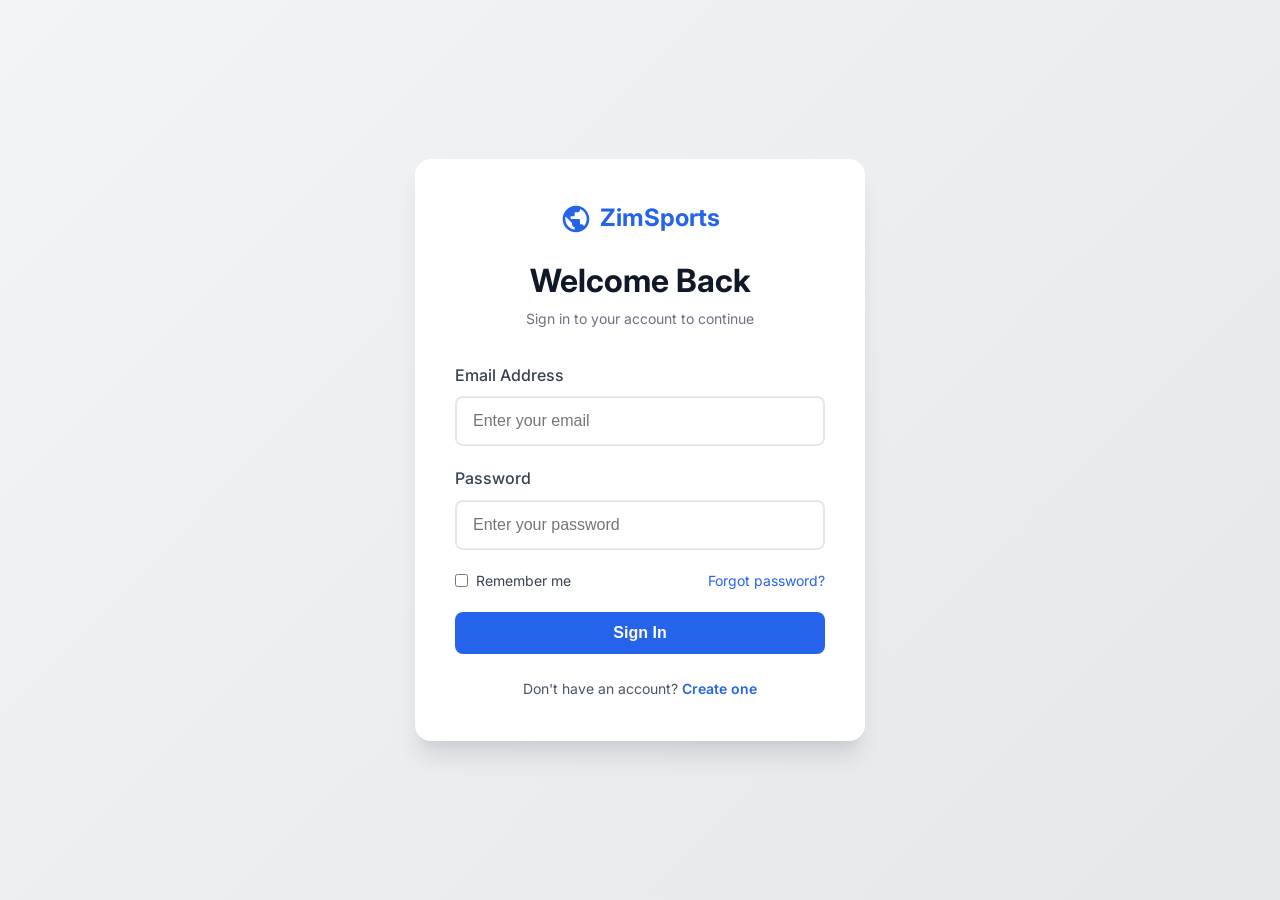
<file: login.html>
<!DOCTYPE html>
<html lang="en">
<head>
  <meta charset="UTF-8">
  <meta name="viewport" content="width=device-width, initial-scale=1.0">
  <title>Login - Zimbabwe Sports League Management</title>
  <link rel="preconnect" href="https://fonts.googleapis.com">
  <link rel="preconnect" href="https://fonts.gstatic.com" crossorigin>
  <link href="https://fonts.googleapis.com/css2?family=Inter:wght@400;500;600;700&display=swap" rel="stylesheet">
  <link rel="stylesheet" href="css/styles.css">
</head>
<body>
  <div class="auth-page">
    <div class="auth-container">
      <div class="auth-card">
        <div class="auth-header">
          <a href="index.html" class="logo">
            <svg xmlns="http://www.w3.org/2000/svg" viewBox="0 0 24 24" fill="currentColor" width="32" height="32">
              <path d="M12 2C6.48 2 2 6.48 2 12s4.48 10 10 10 10-4.48 10-10S17.52 2 12 2zm-1 17.93c-3.95-.49-7-3.85-7-7.93 0-.62.08-1.21.21-1.79L9 15v1c0 1.1.9 2 2 2v1.93zm6.9-2.54c-.26-.81-1-1.39-1.9-1.39h-1v-3c0-.55-.45-1-1-1H8v-2h2c.55 0 1-.45 1-1V7h2c1.1 0 2-.9 2-2v-.41c2.93 1.19 5 4.06 5 7.41 0 2.08-.8 3.97-2.1 5.39z"/>
            </svg>
            ZimSports
          </a>
          <h2>Welcome Back</h2>
          <p>Sign in to your account to continue</p>
        </div>
        
        <form id="loginForm">
          <div class="form-group">
            <label for="email">Email Address</label>
            <input type="email" id="email" class="form-control" placeholder="Enter your email">
            <span class="error-message"></span>
          </div>
          
          <div class="form-group">
            <label for="password">Password</label>
            <input type="password" id="password" class="form-control" placeholder="Enter your password">
            <span class="error-message"></span>
          </div>
          
          <div class="form-group" style="display: flex; justify-content: space-between; align-items: center;">
            <label style="display: flex; align-items: center; gap: 0.5rem; margin: 0; cursor: pointer;">
              <input type="checkbox" style="width: auto;">
              <span style="font-weight: 400; font-size: 0.875rem;">Remember me</span>
            </label>
            <a href="#" style="font-size: 0.875rem; color: var(--primary-blue);">Forgot password?</a>
          </div>
          
          <button type="submit" class="btn btn-primary" style="width: 100%;">Sign In</button>
        </form>
        
        <div class="auth-links">
          Don't have an account? <a href="register.html">Create one</a>
        </div>
      </div>
    </div>
  </div>

  <script src="js/main.js"></script>
  <script src="js/api.js"></script>
</body>
</html>
</file>
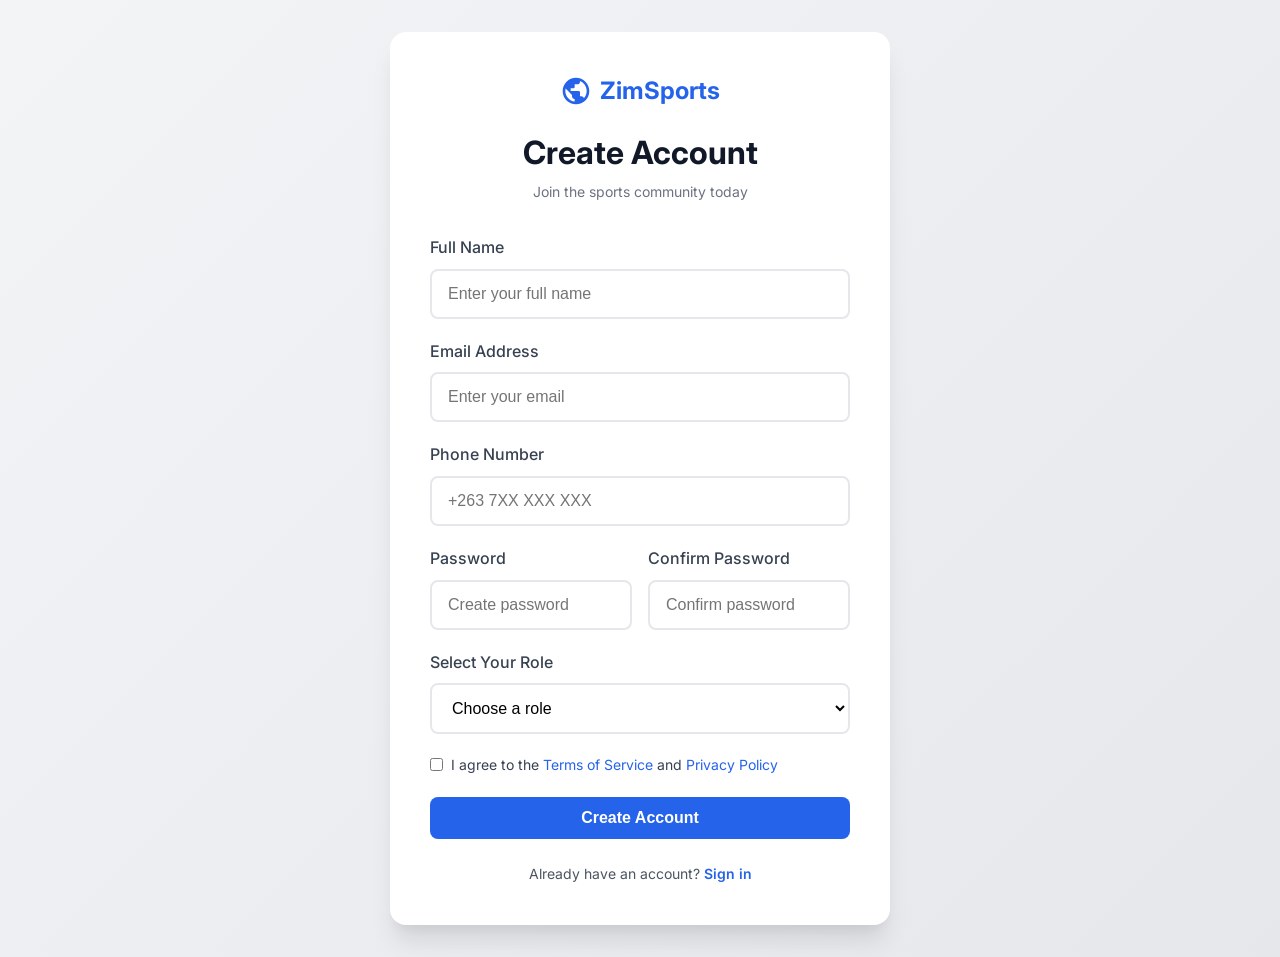
<file: register.html>
<!DOCTYPE html>
<html lang="en">
<head>
  <meta charset="UTF-8">
  <meta name="viewport" content="width=device-width, initial-scale=1.0">
  <title>Register - Zimbabwe Sports League Management</title>
  <link rel="preconnect" href="https://fonts.googleapis.com">
  <link rel="preconnect" href="https://fonts.gstatic.com" crossorigin>
  <link href="https://fonts.googleapis.com/css2?family=Inter:wght@400;500;600;700&display=swap" rel="stylesheet">
  <link rel="stylesheet" href="css/styles.css">
</head>
<body>
  <div class="auth-page">
    <div class="auth-container" style="max-width: 500px;">
      <div class="auth-card">
        <div class="auth-header">
          <a href="index.html" class="logo">
            <svg xmlns="http://www.w3.org/2000/svg" viewBox="0 0 24 24" fill="currentColor" width="32" height="32">
              <path d="M12 2C6.48 2 2 6.48 2 12s4.48 10 10 10 10-4.48 10-10S17.52 2 12 2zm-1 17.93c-3.95-.49-7-3.85-7-7.93 0-.62.08-1.21.21-1.79L9 15v1c0 1.1.9 2 2 2v1.93zm6.9-2.54c-.26-.81-1-1.39-1.9-1.39h-1v-3c0-.55-.45-1-1-1H8v-2h2c.55 0 1-.45 1-1V7h2c1.1 0 2-.9 2-2v-.41c2.93 1.19 5 4.06 5 7.41 0 2.08-.8 3.97-2.1 5.39z"/>
            </svg>
            ZimSports
          </a>
          <h2>Create Account</h2>
          <p>Join the sports community today</p>
        </div>
        
        <form id="registerForm">
          <div class="form-group">
            <label for="name">Full Name</label>
            <input type="text" id="name" class="form-control" placeholder="Enter your full name">
            <span class="error-message"></span>
          </div>
          
          <div class="form-group">
            <label for="email">Email Address</label>
            <input type="email" id="email" class="form-control" placeholder="Enter your email">
            <span class="error-message"></span>
          </div>
          
          <div class="form-group">
            <label for="phone">Phone Number</label>
            <input type="tel" id="phone" class="form-control" placeholder="+263 7XX XXX XXX">
            <span class="error-message"></span>
          </div>
          
          <div class="form-row">
            <div class="form-group">
              <label for="password">Password</label>
              <input type="password" id="password" class="form-control" placeholder="Create password">
              <span class="error-message"></span>
            </div>
            
            <div class="form-group">
              <label for="confirmPassword">Confirm Password</label>
              <input type="password" id="confirmPassword" class="form-control" placeholder="Confirm password">
              <span class="error-message"></span>
            </div>
          </div>
          
          <div class="form-group">
            <label for="role">Select Your Role</label>
            <select id="role" class="form-control">
              <option value="">Choose a role</option>
              <option value="player">Player</option>
              <option value="coach">Coach</option>
              <option value="admin">League Administrator</option>
            </select>
            <span class="error-message"></span>
          </div>
          
          <div class="form-group">
            <label style="display: flex; align-items: flex-start; gap: 0.5rem; margin: 0; cursor: pointer;">
              <input type="checkbox" style="width: auto; margin-top: 0.25rem;" required>
              <span style="font-weight: 400; font-size: 0.875rem;">I agree to the <a href="#" style="color: var(--primary-blue);">Terms of Service</a> and <a href="#" style="color: var(--primary-blue);">Privacy Policy</a></span>
            </label>
          </div>
          
          <button type="submit" class="btn btn-primary" style="width: 100%;">Create Account</button>
        </form>
        
        <div class="auth-links">
          Already have an account? <a href="login.html">Sign in</a>
        </div>
      </div>
    </div>
  </div>

  <script src="js/main.js"></script>
  <script src="js/api.js"></script>
</body>
</html>
</file>
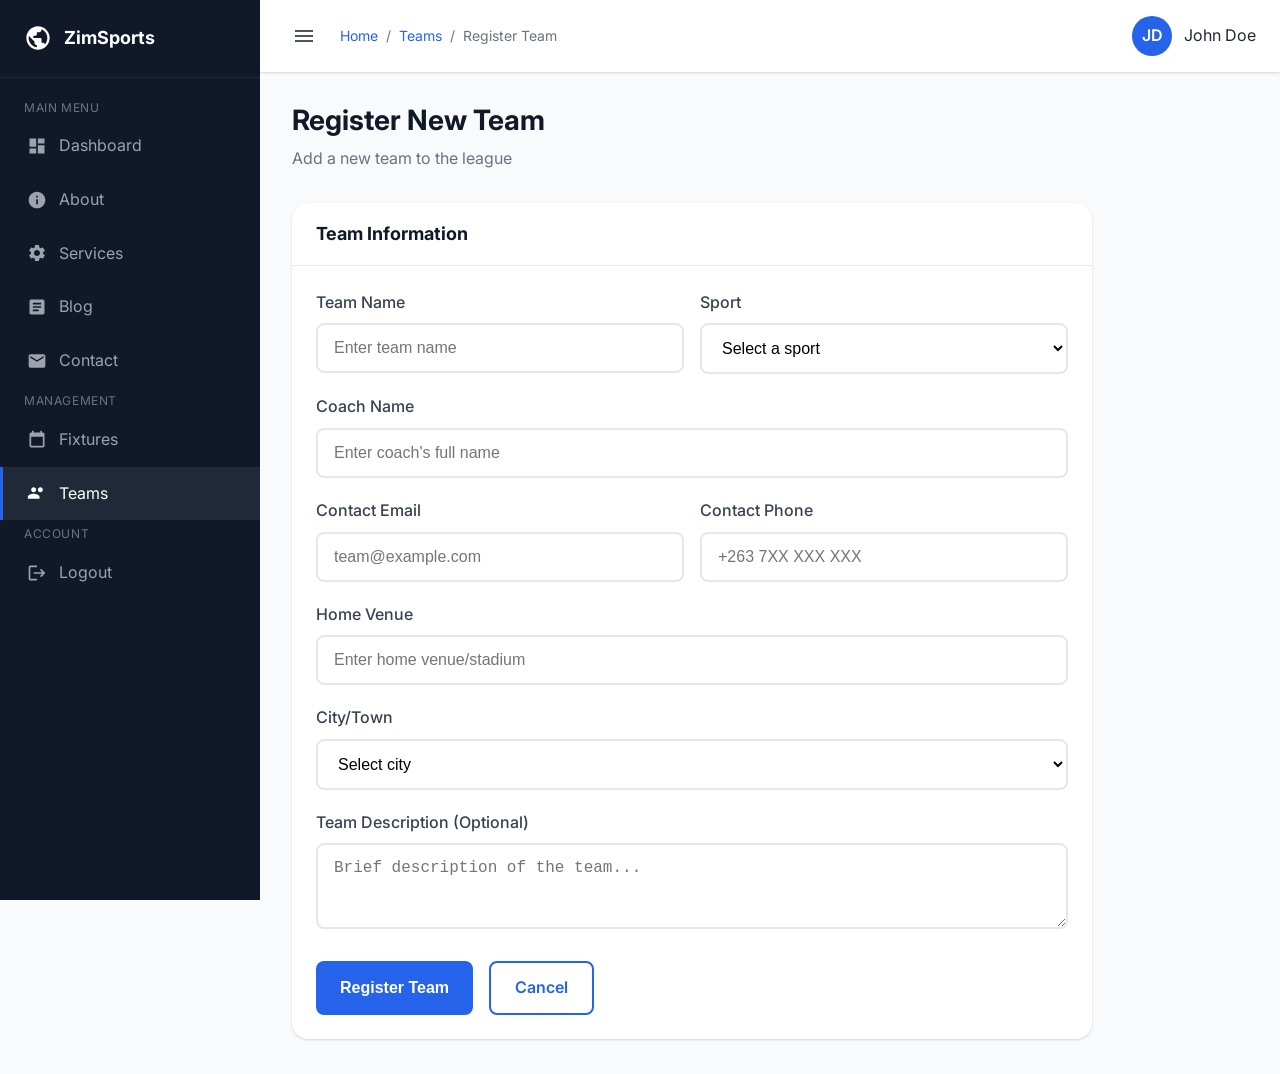
<file: register_team.html>
<!DOCTYPE html>
<html lang="en">
<head>
  <meta charset="UTF-8">
  <meta name="viewport" content="width=device-width, initial-scale=1.0">
  <title>Register Team - Zimbabwe Sports League Management</title>
  <link rel="preconnect" href="https://fonts.googleapis.com">
  <link rel="preconnect" href="https://fonts.gstatic.com" crossorigin>
  <link href="https://fonts.googleapis.com/css2?family=Inter:wght@400;500;600;700&display=swap" rel="stylesheet">
  <link rel="stylesheet" href="css/styles.css">
</head>
<body>
  <div class="dashboard-layout">
    <!-- Sidebar -->
    <aside class="sidebar">
      <div class="sidebar-header">
        <a href="dashboard.html" class="sidebar-brand">
          <svg xmlns="http://www.w3.org/2000/svg" viewBox="0 0 24 24" fill="currentColor" width="28" height="28">
            <path d="M12 2C6.48 2 2 6.48 2 12s4.48 10 10 10 10-4.48 10-10S17.52 2 12 2zm-1 17.93c-3.95-.49-7-3.85-7-7.93 0-.62.08-1.21.21-1.79L9 15v1c0 1.1.9 2 2 2v1.93zm6.9-2.54c-.26-.81-1-1.39-1.9-1.39h-1v-3c0-.55-.45-1-1-1H8v-2h2c.55 0 1-.45 1-1V7h2c1.1 0 2-.9 2-2v-.41c2.93 1.19 5 4.06 5 7.41 0 2.08-.8 3.97-2.1 5.39z"/>
          </svg>
          ZimSports
        </a>
      </div>
      
      <nav class="sidebar-nav">
        <span class="sidebar-section">Main Menu</span>
        <a href="dashboard.html">
          <svg xmlns="http://www.w3.org/2000/svg" viewBox="0 0 24 24" fill="currentColor"><path d="M3 13h8V3H3v10zm0 8h8v-6H3v6zm10 0h8V11h-8v10zm0-18v6h8V3h-8z"/></svg>
          Dashboard
        </a>
        <a href="about.html">
          <svg xmlns="http://www.w3.org/2000/svg" viewBox="0 0 24 24" fill="currentColor"><path d="M12 2C6.48 2 2 6.48 2 12s4.48 10 10 10 10-4.48 10-10S17.52 2 12 2zm1 15h-2v-6h2v6zm0-8h-2V7h2v2z"/></svg>
          About
        </a>
        <a href="services.html">
          <svg xmlns="http://www.w3.org/2000/svg" viewBox="0 0 24 24" fill="currentColor"><path d="M19.14 12.94c.04-.31.06-.63.06-.94 0-.31-.02-.63-.06-.94l2.03-1.58c.18-.14.23-.41.12-.61l-1.92-3.32c-.12-.22-.37-.29-.59-.22l-2.39.96c-.5-.38-1.03-.7-1.62-.94l-.36-2.54c-.04-.24-.24-.41-.48-.41h-3.84c-.24 0-.43.17-.47.41l-.36 2.54c-.59.24-1.13.57-1.62.94l-2.39-.96c-.22-.08-.47 0-.59.22L2.74 8.87c-.12.21-.08.47.12.61l2.03 1.58c-.04.31-.06.63-.06.94s.02.63.06.94l-2.03 1.58c-.18.14-.23.41-.12.61l1.92 3.32c.12.22.37.29.59.22l2.39-.96c.5.38 1.03.7 1.62.94l.36 2.54c.05.24.24.41.48.41h3.84c.24 0 .44-.17.47-.41l.36-2.54c.59-.24 1.13-.56 1.62-.94l2.39.96c.22.08.47 0 .59-.22l1.92-3.32c.12-.22.07-.47-.12-.61l-2.01-1.58zM12 15.6c-1.98 0-3.6-1.62-3.6-3.6s1.62-3.6 3.6-3.6 3.6 1.62 3.6 3.6-1.62 3.6-3.6 3.6z"/></svg>
          Services
        </a>
        <a href="blog.html">
          <svg xmlns="http://www.w3.org/2000/svg" viewBox="0 0 24 24" fill="currentColor"><path d="M19 3H5c-1.1 0-2 .9-2 2v14c0 1.1.9 2 2 2h14c1.1 0 2-.9 2-2V5c0-1.1-.9-2-2-2zm-5 14H7v-2h7v2zm3-4H7v-2h10v2zm0-4H7V7h10v2z"/></svg>
          Blog
        </a>
        <a href="contact.html">
          <svg xmlns="http://www.w3.org/2000/svg" viewBox="0 0 24 24" fill="currentColor"><path d="M20 4H4c-1.1 0-1.99.9-1.99 2L2 18c0 1.1.9 2 2 2h16c1.1 0 2-.9 2-2V6c0-1.1-.9-2-2-2zm0 4l-8 5-8-5V6l8 5 8-5v2z"/></svg>
          Contact
        </a>
        
        <span class="sidebar-section">Management</span>
        <a href="fixtures.html">
          <svg xmlns="http://www.w3.org/2000/svg" viewBox="0 0 24 24" fill="currentColor"><path d="M19 3h-1V1h-2v2H8V1H6v2H5c-1.11 0-1.99.9-1.99 2L3 19c0 1.1.89 2 2 2h14c1.1 0 2-.9 2-2V5c0-1.1-.9-2-2-2zm0 16H5V8h14v11z"/></svg>
          Fixtures
        </a>
        <a href="teams.html" class="active">
          <svg xmlns="http://www.w3.org/2000/svg" viewBox="0 0 24 24" fill="currentColor"><path d="M16 11c1.66 0 2.99-1.34 2.99-3S17.66 5 16 5c-1.66 0-3 1.34-3 3s1.34 3 3 3zm-8 0c1.66 0 2.99-1.34 2.99-3S9.66 5 8 5C6.34 5 5 6.34 5 8s1.34 3 3 3zm0 2c-2.33 0-7 1.17-7 3.5V19h14v-2.5c0-2.33-4.67-3.5-7-3.5z"/></svg>
          Teams
        </a>
        
        <span class="sidebar-section">Account</span>
        <a href="index.html">
          <svg xmlns="http://www.w3.org/2000/svg" viewBox="0 0 24 24" fill="currentColor"><path d="M17 7l-1.41 1.41L18.17 11H8v2h10.17l-2.58 2.58L17 17l5-5zM4 5h8V3H4c-1.1 0-2 .9-2 2v14c0 1.1.9 2 2 2h8v-2H4V5z"/></svg>
          Logout
        </a>
      </nav>
    </aside>

    <!-- Main Content -->
    <main class="main-content">
      <header class="top-bar">
        <div class="top-bar-left">
          <button class="sidebar-toggle">
            <svg xmlns="http://www.w3.org/2000/svg" width="24" height="24" viewBox="0 0 24 24" fill="currentColor"><path d="M3 18h18v-2H3v2zm0-5h18v-2H3v2zm0-7v2h18V6H3z"/></svg>
          </button>
          <div class="breadcrumb">
            <a href="dashboard.html">Home</a>
            <span>/</span>
            <a href="teams.html">Teams</a>
            <span>/</span>
            <span>Register Team</span>
          </div>
        </div>
        <div class="top-bar-right">
          <div class="user-menu">
            <div class="user-avatar">JD</div>
            <span>John Doe</span>
          </div>
        </div>
      </header>

      <div class="page-content">
        <div class="page-header">
          <h1>Register New Team</h1>
          <p>Add a new team to the league</p>
        </div>

        <div class="card" style="max-width: 800px;">
          <div class="card-header">
            <h3>Team Information</h3>
          </div>
          <div class="card-body">
            <form id="teamForm">
              <div class="form-row">
                <div class="form-group">
                  <label for="teamName">Team Name</label>
                  <input type="text" id="teamName" class="form-control" placeholder="Enter team name">
                  <span class="error-message"></span>
                </div>

                <div class="form-group">
                  <label for="sport">Sport</label>
                  <select id="sport" class="form-control">
                    <option value="">Select a sport</option>
                    <option value="football">Football</option>
                    <option value="basketball">Basketball</option>
                    <option value="netball">Netball</option>
                    <option value="cricket">Cricket</option>
                    <option value="rugby">Rugby</option>
                    <option value="athletics">Athletics</option>
                  </select>
                  <span class="error-message"></span>
                </div>
              </div>

              <div class="form-group">
                <label for="coachName">Coach Name</label>
                <input type="text" id="coachName" class="form-control" placeholder="Enter coach's full name">
                <span class="error-message"></span>
              </div>

              <div class="form-row">
                <div class="form-group">
                  <label for="contactEmail">Contact Email</label>
                  <input type="email" id="contactEmail" class="form-control" placeholder="team@example.com">
                  <span class="error-message"></span>
                </div>

                <div class="form-group">
                  <label for="contactPhone">Contact Phone</label>
                  <input type="tel" id="contactPhone" class="form-control" placeholder="+263 7XX XXX XXX">
                  <span class="error-message"></span>
                </div>
              </div>

              <div class="form-group">
                <label for="homeVenue">Home Venue</label>
                <input type="text" id="homeVenue" class="form-control" placeholder="Enter home venue/stadium">
              </div>

              <div class="form-group">
                <label for="city">City/Town</label>
                <select id="city" class="form-control">
                  <option value="">Select city</option>
                  <option value="harare">Harare</option>
                  <option value="bulawayo">Bulawayo</option>
                  <option value="chitungwiza">Chitungwiza</option>
                  <option value="mutare">Mutare</option>
                  <option value="gweru">Gweru</option>
                  <option value="kwekwe">Kwekwe</option>
                  <option value="masvingo">Masvingo</option>
                  <option value="other">Other</option>
                </select>
              </div>

              <div class="form-group">
                <label for="description">Team Description (Optional)</label>
                <textarea id="description" class="form-control" rows="3" placeholder="Brief description of the team..."></textarea>
              </div>

              <div style="display: flex; gap: 1rem; margin-top: 1.5rem;">
                <button type="submit" class="btn btn-primary">Register Team</button>
                <a href="teams.html" class="btn btn-secondary">Cancel</a>
              </div>
            </form>
          </div>
        </div>
      </div>
    </main>
  </div>

  <script src="js/main.js"></script>
  <script src="js/api.js"></script>  <script src="js/api.js"></script></body>
</html>
</file>
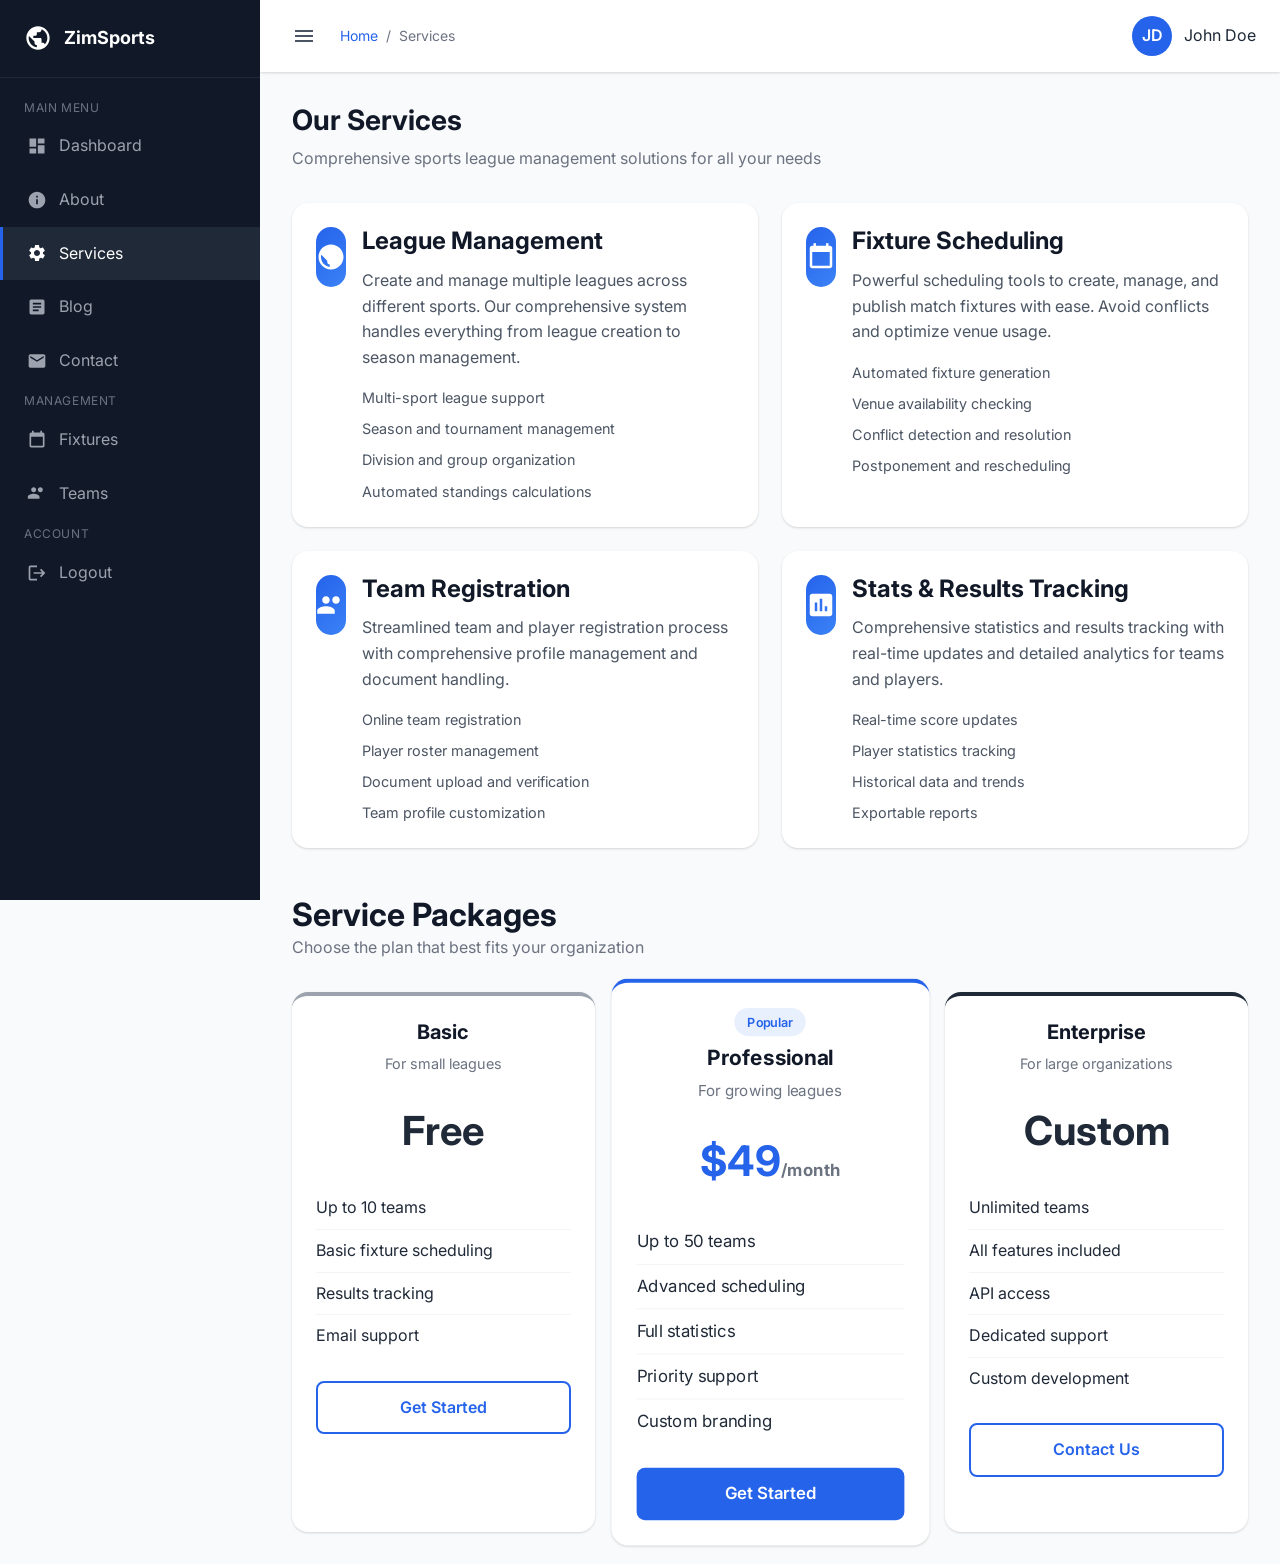
<file: services.html>
<!DOCTYPE html>
<html lang="en">
<head>
  <meta charset="UTF-8">
  <meta name="viewport" content="width=device-width, initial-scale=1.0">
  <title>Services - Zimbabwe Sports League Management</title>
  <link rel="preconnect" href="https://fonts.googleapis.com">
  <link rel="preconnect" href="https://fonts.gstatic.com" crossorigin>
  <link href="https://fonts.googleapis.com/css2?family=Inter:wght@400;500;600;700&display=swap" rel="stylesheet">
  <link rel="stylesheet" href="css/styles.css">
</head>
<body>
  <div class="dashboard-layout">
    <!-- Sidebar -->
    <aside class="sidebar">
      <div class="sidebar-header">
        <a href="dashboard.html" class="sidebar-brand">
          <svg xmlns="http://www.w3.org/2000/svg" viewBox="0 0 24 24" fill="currentColor" width="28" height="28">
            <path d="M12 2C6.48 2 2 6.48 2 12s4.48 10 10 10 10-4.48 10-10S17.52 2 12 2zm-1 17.93c-3.95-.49-7-3.85-7-7.93 0-.62.08-1.21.21-1.79L9 15v1c0 1.1.9 2 2 2v1.93zm6.9-2.54c-.26-.81-1-1.39-1.9-1.39h-1v-3c0-.55-.45-1-1-1H8v-2h2c.55 0 1-.45 1-1V7h2c1.1 0 2-.9 2-2v-.41c2.93 1.19 5 4.06 5 7.41 0 2.08-.8 3.97-2.1 5.39z"/>
          </svg>
          ZimSports
        </a>
      </div>
      
      <nav class="sidebar-nav">
        <span class="sidebar-section">Main Menu</span>
        <a href="dashboard.html">
          <svg xmlns="http://www.w3.org/2000/svg" viewBox="0 0 24 24" fill="currentColor"><path d="M3 13h8V3H3v10zm0 8h8v-6H3v6zm10 0h8V11h-8v10zm0-18v6h8V3h-8z"/></svg>
          Dashboard
        </a>
        <a href="about.html">
          <svg xmlns="http://www.w3.org/2000/svg" viewBox="0 0 24 24" fill="currentColor"><path d="M12 2C6.48 2 2 6.48 2 12s4.48 10 10 10 10-4.48 10-10S17.52 2 12 2zm1 15h-2v-6h2v6zm0-8h-2V7h2v2z"/></svg>
          About
        </a>
        <a href="services.html" class="active">
          <svg xmlns="http://www.w3.org/2000/svg" viewBox="0 0 24 24" fill="currentColor"><path d="M19.14 12.94c.04-.31.06-.63.06-.94 0-.31-.02-.63-.06-.94l2.03-1.58c.18-.14.23-.41.12-.61l-1.92-3.32c-.12-.22-.37-.29-.59-.22l-2.39.96c-.5-.38-1.03-.7-1.62-.94l-.36-2.54c-.04-.24-.24-.41-.48-.41h-3.84c-.24 0-.43.17-.47.41l-.36 2.54c-.59.24-1.13.57-1.62.94l-2.39-.96c-.22-.08-.47 0-.59.22L2.74 8.87c-.12.21-.08.47.12.61l2.03 1.58c-.04.31-.06.63-.06.94s.02.63.06.94l-2.03 1.58c-.18.14-.23.41-.12.61l1.92 3.32c.12.22.37.29.59.22l2.39-.96c.5.38 1.03.7 1.62.94l.36 2.54c.05.24.24.41.48.41h3.84c.24 0 .44-.17.47-.41l.36-2.54c.59-.24 1.13-.56 1.62-.94l2.39.96c.22.08.47 0 .59-.22l1.92-3.32c.12-.22.07-.47-.12-.61l-2.01-1.58zM12 15.6c-1.98 0-3.6-1.62-3.6-3.6s1.62-3.6 3.6-3.6 3.6 1.62 3.6 3.6-1.62 3.6-3.6 3.6z"/></svg>
          Services
        </a>
        <a href="blog.html">
          <svg xmlns="http://www.w3.org/2000/svg" viewBox="0 0 24 24" fill="currentColor"><path d="M19 3H5c-1.1 0-2 .9-2 2v14c0 1.1.9 2 2 2h14c1.1 0 2-.9 2-2V5c0-1.1-.9-2-2-2zm-5 14H7v-2h7v2zm3-4H7v-2h10v2zm0-4H7V7h10v2z"/></svg>
          Blog
        </a>
        <a href="contact.html">
          <svg xmlns="http://www.w3.org/2000/svg" viewBox="0 0 24 24" fill="currentColor"><path d="M20 4H4c-1.1 0-1.99.9-1.99 2L2 18c0 1.1.9 2 2 2h16c1.1 0 2-.9 2-2V6c0-1.1-.9-2-2-2zm0 4l-8 5-8-5V6l8 5 8-5v2z"/></svg>
          Contact
        </a>
        
        <span class="sidebar-section">Management</span>
        <a href="fixtures.html">
          <svg xmlns="http://www.w3.org/2000/svg" viewBox="0 0 24 24" fill="currentColor"><path d="M19 3h-1V1h-2v2H8V1H6v2H5c-1.11 0-1.99.9-1.99 2L3 19c0 1.1.89 2 2 2h14c1.1 0 2-.9 2-2V5c0-1.1-.9-2-2-2zm0 16H5V8h14v11z"/></svg>
          Fixtures
        </a>
        <a href="teams.html">
          <svg xmlns="http://www.w3.org/2000/svg" viewBox="0 0 24 24" fill="currentColor"><path d="M16 11c1.66 0 2.99-1.34 2.99-3S17.66 5 16 5c-1.66 0-3 1.34-3 3s1.34 3 3 3zm-8 0c1.66 0 2.99-1.34 2.99-3S9.66 5 8 5C6.34 5 5 6.34 5 8s1.34 3 3 3zm0 2c-2.33 0-7 1.17-7 3.5V19h14v-2.5c0-2.33-4.67-3.5-7-3.5z"/></svg>
          Teams
        </a>
        
        <span class="sidebar-section">Account</span>
        <a href="index.html">
          <svg xmlns="http://www.w3.org/2000/svg" viewBox="0 0 24 24" fill="currentColor"><path d="M17 7l-1.41 1.41L18.17 11H8v2h10.17l-2.58 2.58L17 17l5-5zM4 5h8V3H4c-1.1 0-2 .9-2 2v14c0 1.1.9 2 2 2h8v-2H4V5z"/></svg>
          Logout
        </a>
      </nav>
    </aside>

    <!-- Main Content -->
    <main class="main-content">
      <header class="top-bar">
        <div class="top-bar-left">
          <button class="sidebar-toggle">
            <svg xmlns="http://www.w3.org/2000/svg" width="24" height="24" viewBox="0 0 24 24" fill="currentColor"><path d="M3 18h18v-2H3v2zm0-5h18v-2H3v2zm0-7v2h18V6H3z"/></svg>
          </button>
          <div class="breadcrumb">
            <a href="dashboard.html">Home</a>
            <span>/</span>
            <span>Services</span>
          </div>
        </div>
        <div class="top-bar-right">
          <div class="user-menu">
            <div class="user-avatar">JD</div>
            <span>John Doe</span>
          </div>
        </div>
      </header>

      <div class="page-content">
        <div class="page-header">
          <h1>Our Services</h1>
          <p>Comprehensive sports league management solutions for all your needs</p>
        </div>

        <div class="grid grid-2">
          <!-- League Management -->
          <div class="card">
            <div class="card-body">
              <div style="display: flex; align-items: flex-start; gap: 1rem;">
                <div class="feature-icon">
                  <svg xmlns="http://www.w3.org/2000/svg" viewBox="0 0 24 24" fill="currentColor" width="30" height="30">
                    <path d="M12 2C6.48 2 2 6.48 2 12s4.48 10 10 10 10-4.48 10-10S17.52 2 12 2zm-1 17.93c-3.95-.49-7-3.85-7-7.93 0-.62.08-1.21.21-1.79L9 15v1c0 1.1.9 2 2 2v1.93z"/>
                  </svg>
                </div>
                <div>
                  <h3 style="margin-bottom: 0.75rem;">League Management</h3>
                  <p>Create and manage multiple leagues across different sports. Our comprehensive system handles everything from league creation to season management.</p>
                  <ul style="color: var(--grey-600); font-size: 0.9rem;">
                    <li style="margin-bottom: 0.5rem;">Multi-sport league support</li>
                    <li style="margin-bottom: 0.5rem;">Season and tournament management</li>
                    <li style="margin-bottom: 0.5rem;">Division and group organization</li>
                    <li>Automated standings calculations</li>
                  </ul>
                </div>
              </div>
            </div>
          </div>

          <!-- Fixture Scheduling -->
          <div class="card">
            <div class="card-body">
              <div style="display: flex; align-items: flex-start; gap: 1rem;">
                <div class="feature-icon">
                  <svg xmlns="http://www.w3.org/2000/svg" viewBox="0 0 24 24" fill="currentColor" width="30" height="30">
                    <path d="M19 3h-1V1h-2v2H8V1H6v2H5c-1.11 0-1.99.9-1.99 2L3 19c0 1.1.89 2 2 2h14c1.1 0 2-.9 2-2V5c0-1.1-.9-2-2-2zm0 16H5V8h14v11z"/>
                  </svg>
                </div>
                <div>
                  <h3 style="margin-bottom: 0.75rem;">Fixture Scheduling</h3>
                  <p>Powerful scheduling tools to create, manage, and publish match fixtures with ease. Avoid conflicts and optimize venue usage.</p>
                  <ul style="color: var(--grey-600); font-size: 0.9rem;">
                    <li style="margin-bottom: 0.5rem;">Automated fixture generation</li>
                    <li style="margin-bottom: 0.5rem;">Venue availability checking</li>
                    <li style="margin-bottom: 0.5rem;">Conflict detection and resolution</li>
                    <li>Postponement and rescheduling</li>
                  </ul>
                </div>
              </div>
            </div>
          </div>

          <!-- Team Registration -->
          <div class="card">
            <div class="card-body">
              <div style="display: flex; align-items: flex-start; gap: 1rem;">
                <div class="feature-icon">
                  <svg xmlns="http://www.w3.org/2000/svg" viewBox="0 0 24 24" fill="currentColor" width="30" height="30">
                    <path d="M16 11c1.66 0 2.99-1.34 2.99-3S17.66 5 16 5c-1.66 0-3 1.34-3 3s1.34 3 3 3zm-8 0c1.66 0 2.99-1.34 2.99-3S9.66 5 8 5C6.34 5 5 6.34 5 8s1.34 3 3 3zm0 2c-2.33 0-7 1.17-7 3.5V19h14v-2.5c0-2.33-4.67-3.5-7-3.5z"/>
                  </svg>
                </div>
                <div>
                  <h3 style="margin-bottom: 0.75rem;">Team Registration</h3>
                  <p>Streamlined team and player registration process with comprehensive profile management and document handling.</p>
                  <ul style="color: var(--grey-600); font-size: 0.9rem;">
                    <li style="margin-bottom: 0.5rem;">Online team registration</li>
                    <li style="margin-bottom: 0.5rem;">Player roster management</li>
                    <li style="margin-bottom: 0.5rem;">Document upload and verification</li>
                    <li>Team profile customization</li>
                  </ul>
                </div>
              </div>
            </div>
          </div>

          <!-- Stats & Results -->
          <div class="card">
            <div class="card-body">
              <div style="display: flex; align-items: flex-start; gap: 1rem;">
                <div class="feature-icon">
                  <svg xmlns="http://www.w3.org/2000/svg" viewBox="0 0 24 24" fill="currentColor" width="30" height="30">
                    <path d="M19 3H5c-1.1 0-2 .9-2 2v14c0 1.1.9 2 2 2h14c1.1 0 2-.9 2-2V5c0-1.1-.9-2-2-2zM9 17H7v-7h2v7zm4 0h-2V7h2v10zm4 0h-2v-4h2v4z"/>
                  </svg>
                </div>
                <div>
                  <h3 style="margin-bottom: 0.75rem;">Stats & Results Tracking</h3>
                  <p>Comprehensive statistics and results tracking with real-time updates and detailed analytics for teams and players.</p>
                  <ul style="color: var(--grey-600); font-size: 0.9rem;">
                    <li style="margin-bottom: 0.5rem;">Real-time score updates</li>
                    <li style="margin-bottom: 0.5rem;">Player statistics tracking</li>
                    <li style="margin-bottom: 0.5rem;">Historical data and trends</li>
                    <li>Exportable reports</li>
                  </ul>
                </div>
              </div>
            </div>
          </div>
        </div>

        <!-- Pricing Section -->
        <div class="page-header" style="margin-top: 3rem;">
          <h2>Service Packages</h2>
          <p>Choose the plan that best fits your organization</p>
        </div>

        <div class="grid grid-3">
          <div class="card" style="border-top: 4px solid var(--grey-400);">
            <div class="card-body text-center">
              <h4 style="margin-bottom: 0.5rem;">Basic</h4>
              <p style="color: var(--grey-500); font-size: 0.9rem;">For small leagues</p>
              <div style="font-size: 2.5rem; font-weight: 700; color: var(--grey-800); margin: 1.5rem 0;">Free</div>
              <ul style="text-align: left; margin-bottom: 1.5rem;">
                <li style="padding: 0.5rem 0; border-bottom: 1px solid var(--grey-100);">Up to 10 teams</li>
                <li style="padding: 0.5rem 0; border-bottom: 1px solid var(--grey-100);">Basic fixture scheduling</li>
                <li style="padding: 0.5rem 0; border-bottom: 1px solid var(--grey-100);">Results tracking</li>
                <li style="padding: 0.5rem 0;">Email support</li>
              </ul>
              <a href="register.html" class="btn btn-secondary" style="width: 100%;">Get Started</a>
            </div>
          </div>

          <div class="card" style="border-top: 4px solid var(--primary-blue); transform: scale(1.05);">
            <div class="card-body text-center">
              <span class="badge badge-info" style="margin-bottom: 0.5rem;">Popular</span>
              <h4 style="margin-bottom: 0.5rem;">Professional</h4>
              <p style="color: var(--grey-500); font-size: 0.9rem;">For growing leagues</p>
              <div style="font-size: 2.5rem; font-weight: 700; color: var(--primary-blue); margin: 1.5rem 0;">$49<span style="font-size: 1rem; color: var(--grey-500);">/month</span></div>
              <ul style="text-align: left; margin-bottom: 1.5rem;">
                <li style="padding: 0.5rem 0; border-bottom: 1px solid var(--grey-100);">Up to 50 teams</li>
                <li style="padding: 0.5rem 0; border-bottom: 1px solid var(--grey-100);">Advanced scheduling</li>
                <li style="padding: 0.5rem 0; border-bottom: 1px solid var(--grey-100);">Full statistics</li>
                <li style="padding: 0.5rem 0; border-bottom: 1px solid var(--grey-100);">Priority support</li>
                <li style="padding: 0.5rem 0;">Custom branding</li>
              </ul>
              <a href="register.html" class="btn btn-primary" style="width: 100%;">Get Started</a>
            </div>
          </div>

          <div class="card" style="border-top: 4px solid var(--grey-800);">
            <div class="card-body text-center">
              <h4 style="margin-bottom: 0.5rem;">Enterprise</h4>
              <p style="color: var(--grey-500); font-size: 0.9rem;">For large organizations</p>
              <div style="font-size: 2.5rem; font-weight: 700; color: var(--grey-800); margin: 1.5rem 0;">Custom</div>
              <ul style="text-align: left; margin-bottom: 1.5rem;">
                <li style="padding: 0.5rem 0; border-bottom: 1px solid var(--grey-100);">Unlimited teams</li>
                <li style="padding: 0.5rem 0; border-bottom: 1px solid var(--grey-100);">All features included</li>
                <li style="padding: 0.5rem 0; border-bottom: 1px solid var(--grey-100);">API access</li>
                <li style="padding: 0.5rem 0; border-bottom: 1px solid var(--grey-100);">Dedicated support</li>
                <li style="padding: 0.5rem 0;">Custom development</li>
              </ul>
              <a href="contact.html" class="btn btn-secondary" style="width: 100%;">Contact Us</a>
            </div>
          </div>
        </div>
      </div>
    </main>
  </div>

  <script src="js/main.js"></script>
  <script src="js/api.js"></script>
</body>
</html>
</file>
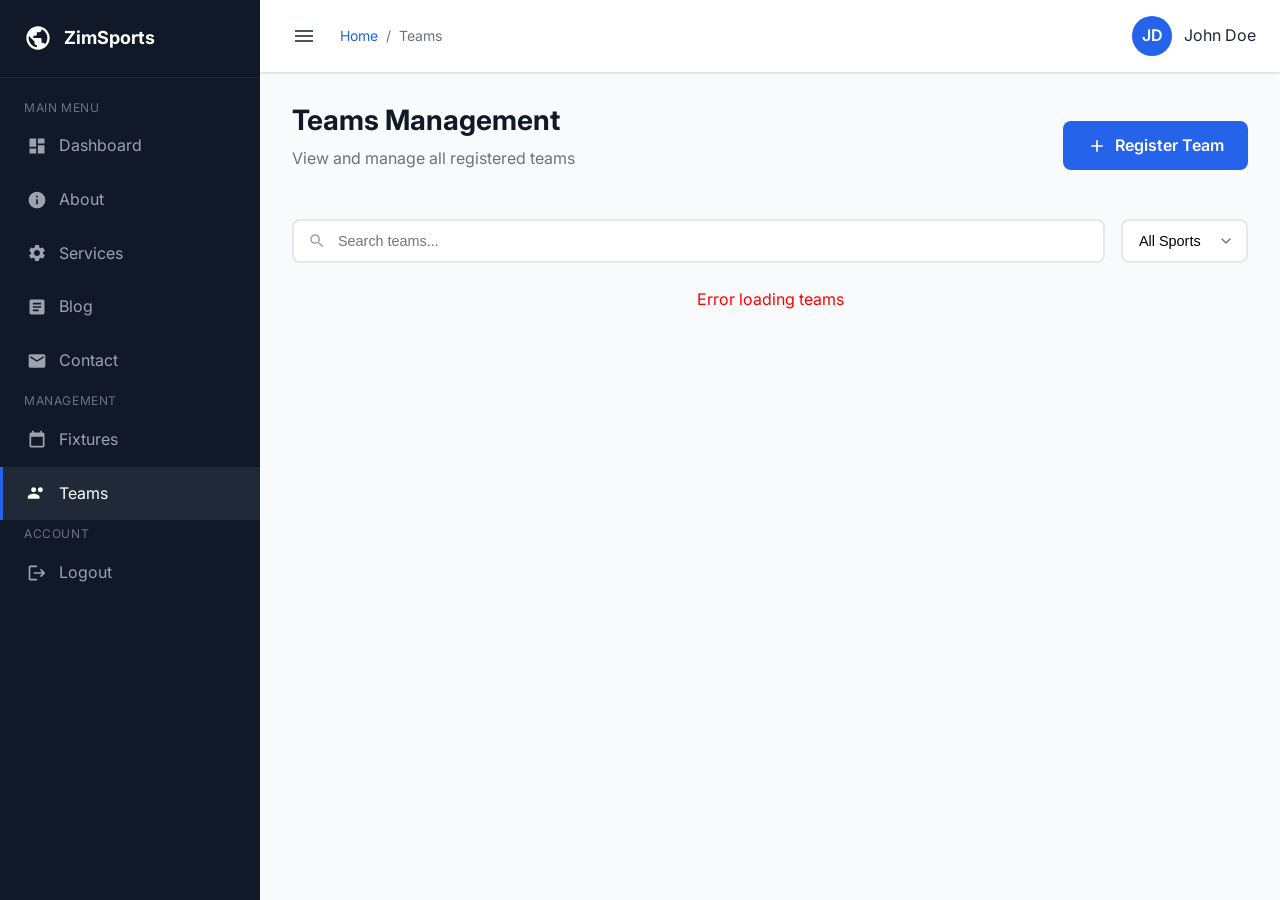
<file: teams.html>
<!DOCTYPE html>
<html lang="en">
<head>
  <meta charset="UTF-8">
  <meta name="viewport" content="width=device-width, initial-scale=1.0">
  <title>Teams - Zimbabwe Sports League Management</title>
  <link rel="preconnect" href="https://fonts.googleapis.com">
  <link rel="preconnect" href="https://fonts.gstatic.com" crossorigin>
  <link href="https://fonts.googleapis.com/css2?family=Inter:wght@400;500;600;700&display=swap" rel="stylesheet">
  <link rel="stylesheet" href="css/styles.css">
</head>
<body>
  <div class="dashboard-layout">
    <!-- Sidebar -->
    <aside class="sidebar">
      <div class="sidebar-header">
        <a href="dashboard.html" class="sidebar-brand">
          <svg xmlns="http://www.w3.org/2000/svg" viewBox="0 0 24 24" fill="currentColor" width="28" height="28">
            <path d="M12 2C6.48 2 2 6.48 2 12s4.48 10 10 10 10-4.48 10-10S17.52 2 12 2zm-1 17.93c-3.95-.49-7-3.85-7-7.93 0-.62.08-1.21.21-1.79L9 15v1c0 1.1.9 2 2 2v1.93zm6.9-2.54c-.26-.81-1-1.39-1.9-1.39h-1v-3c0-.55-.45-1-1-1H8v-2h2c.55 0 1-.45 1-1V7h2c1.1 0 2-.9 2-2v-.41c2.93 1.19 5 4.06 5 7.41 0 2.08-.8 3.97-2.1 5.39z"/>
          </svg>
          ZimSports
        </a>
      </div>
      
      <nav class="sidebar-nav">
        <span class="sidebar-section">Main Menu</span>
        <a href="dashboard.html">
          <svg xmlns="http://www.w3.org/2000/svg" viewBox="0 0 24 24" fill="currentColor"><path d="M3 13h8V3H3v10zm0 8h8v-6H3v6zm10 0h8V11h-8v10zm0-18v6h8V3h-8z"/></svg>
          Dashboard
        </a>
        <a href="about.html">
          <svg xmlns="http://www.w3.org/2000/svg" viewBox="0 0 24 24" fill="currentColor"><path d="M12 2C6.48 2 2 6.48 2 12s4.48 10 10 10 10-4.48 10-10S17.52 2 12 2zm1 15h-2v-6h2v6zm0-8h-2V7h2v2z"/></svg>
          About
        </a>
        <a href="services.html">
          <svg xmlns="http://www.w3.org/2000/svg" viewBox="0 0 24 24" fill="currentColor"><path d="M19.14 12.94c.04-.31.06-.63.06-.94 0-.31-.02-.63-.06-.94l2.03-1.58c.18-.14.23-.41.12-.61l-1.92-3.32c-.12-.22-.37-.29-.59-.22l-2.39.96c-.5-.38-1.03-.7-1.62-.94l-.36-2.54c-.04-.24-.24-.41-.48-.41h-3.84c-.24 0-.43.17-.47.41l-.36 2.54c-.59.24-1.13.57-1.62.94l-2.39-.96c-.22-.08-.47 0-.59.22L2.74 8.87c-.12.21-.08.47.12.61l2.03 1.58c-.04.31-.06.63-.06.94s.02.63.06.94l-2.03 1.58c-.18.14-.23.41-.12.61l1.92 3.32c.12.22.37.29.59.22l2.39-.96c.5.38 1.03.7 1.62.94l.36 2.54c.05.24.24.41.48.41h3.84c.24 0 .44-.17.47-.41l.36-2.54c.59-.24 1.13-.56 1.62-.94l2.39.96c.22.08.47 0 .59-.22l1.92-3.32c.12-.22.07-.47-.12-.61l-2.01-1.58zM12 15.6c-1.98 0-3.6-1.62-3.6-3.6s1.62-3.6 3.6-3.6 3.6 1.62 3.6 3.6-1.62 3.6-3.6 3.6z"/></svg>
          Services
        </a>
        <a href="blog.html">
          <svg xmlns="http://www.w3.org/2000/svg" viewBox="0 0 24 24" fill="currentColor"><path d="M19 3H5c-1.1 0-2 .9-2 2v14c0 1.1.9 2 2 2h14c1.1 0 2-.9 2-2V5c0-1.1-.9-2-2-2zm-5 14H7v-2h7v2zm3-4H7v-2h10v2zm0-4H7V7h10v2z"/></svg>
          Blog
        </a>
        <a href="contact.html">
          <svg xmlns="http://www.w3.org/2000/svg" viewBox="0 0 24 24" fill="currentColor"><path d="M20 4H4c-1.1 0-1.99.9-1.99 2L2 18c0 1.1.9 2 2 2h16c1.1 0 2-.9 2-2V6c0-1.1-.9-2-2-2zm0 4l-8 5-8-5V6l8 5 8-5v2z"/></svg>
          Contact
        </a>
        
        <span class="sidebar-section">Management</span>
        <a href="fixtures.html">
          <svg xmlns="http://www.w3.org/2000/svg" viewBox="0 0 24 24" fill="currentColor"><path d="M19 3h-1V1h-2v2H8V1H6v2H5c-1.11 0-1.99.9-1.99 2L3 19c0 1.1.89 2 2 2h14c1.1 0 2-.9 2-2V5c0-1.1-.9-2-2-2zm0 16H5V8h14v11z"/></svg>
          Fixtures
        </a>
        <a href="teams.html" class="active">
          <svg xmlns="http://www.w3.org/2000/svg" viewBox="0 0 24 24" fill="currentColor"><path d="M16 11c1.66 0 2.99-1.34 2.99-3S17.66 5 16 5c-1.66 0-3 1.34-3 3s1.34 3 3 3zm-8 0c1.66 0 2.99-1.34 2.99-3S9.66 5 8 5C6.34 5 5 6.34 5 8s1.34 3 3 3zm0 2c-2.33 0-7 1.17-7 3.5V19h14v-2.5c0-2.33-4.67-3.5-7-3.5z"/></svg>
          Teams
        </a>
        
        <span class="sidebar-section">Account</span>
        <a href="index.html">
          <svg xmlns="http://www.w3.org/2000/svg" viewBox="0 0 24 24" fill="currentColor"><path d="M17 7l-1.41 1.41L18.17 11H8v2h10.17l-2.58 2.58L17 17l5-5zM4 5h8V3H4c-1.1 0-2 .9-2 2v14c0 1.1.9 2 2 2h8v-2H4V5z"/></svg>
          Logout
        </a>
      </nav>
    </aside>

    <!-- Main Content -->
    <main class="main-content">
      <header class="top-bar">
        <div class="top-bar-left">
          <button class="sidebar-toggle">
            <svg xmlns="http://www.w3.org/2000/svg" width="24" height="24" viewBox="0 0 24 24" fill="currentColor"><path d="M3 18h18v-2H3v2zm0-5h18v-2H3v2zm0-7v2h18V6H3z"/></svg>
          </button>
          <div class="breadcrumb">
            <a href="dashboard.html">Home</a>
            <span>/</span>
            <span>Teams</span>
          </div>
        </div>
        <div class="top-bar-right">
          <div class="user-menu">
            <div class="user-avatar">JD</div>
            <span>John Doe</span>
          </div>
        </div>
      </header>

      <div class="page-content">
        <div class="page-header" style="display: flex; justify-content: space-between; align-items: center; flex-wrap: wrap; gap: 1rem;">
          <div>
            <h1>Teams Management</h1>
            <p>View and manage all registered teams</p>
          </div>
          <a href="register_team.html" class="btn btn-primary">
            <svg xmlns="http://www.w3.org/2000/svg" width="20" height="20" viewBox="0 0 24 24" fill="currentColor">
              <path d="M19 13h-6v6h-2v-6H5v-2h6V5h2v6h6v2z"/>
            </svg>
            Register Team
          </a>
        </div>

        <!-- Filter Bar -->
        <div class="filter-bar">
          <div class="search-box">
            <svg xmlns="http://www.w3.org/2000/svg" viewBox="0 0 24 24" fill="currentColor">
              <path d="M15.5 14h-.79l-.28-.27C15.41 12.59 16 11.11 16 9.5 16 5.91 13.09 3 9.5 3S3 5.91 3 9.5 5.91 16 9.5 16c1.61 0 3.09-.59 4.23-1.57l.27.28v.79l5 4.99L20.49 19l-4.99-5zm-6 0C7.01 14 5 11.99 5 9.5S7.01 5 9.5 5 14 7.01 14 9.5 11.99 14 9.5 14z"/>
            </svg>
            <input type="text" placeholder="Search teams..." onkeyup="filterCards(this, 'team-grid')">
          </div>
          <select id="sportFilter" class="filter-select" onchange="filterTeamsBySport()">
            <option value="">All Sports</option>
            <option value="football">Football</option>
            <option value="basketball">Basketball</option>
            <option value="netball">Netball</option>
            <option value="cricket">Cricket</option>
            <option value="rugby">Rugby</option>
            <option value="athletics">Athletics</option>
          </select>
        </div>

        <!-- Teams Grid -->
        <div class="team-grid">
          <div class="team-card">
            <div class="team-card-header">
              <div class="team-logo">D</div>
              <h4>Dynamos FC</h4>
              <span>Football</span>
            </div>
            <div class="team-card-body">
              <div class="team-stat">
                <span>Coach</span>
                <span>Lloyd Chitembwe</span>
              </div>
              <div class="team-stat">
                <span>Players</span>
                <span>25</span>
              </div>
              <div class="team-stat">
                <span>Matches Played</span>
                <span>18</span>
              </div>
              <div class="team-stat">
                <span>Wins</span>
                <span>12</span>
              </div>
            </div>
          </div>

          <div class="team-card">
            <div class="team-card-header">
              <div class="team-logo">C</div>
              <h4>Caps United</h4>
              <span>Football</span>
            </div>
            <div class="team-card-body">
              <div class="team-stat">
                <span>Coach</span>
                <span>Darlington Dodo</span>
              </div>
              <div class="team-stat">
                <span>Players</span>
                <span>23</span>
              </div>
              <div class="team-stat">
                <span>Matches Played</span>
                <span>18</span>
              </div>
              <div class="team-stat">
                <span>Wins</span>
                <span>10</span>
              </div>
            </div>
          </div>

          <div class="team-card">
            <div class="team-card-header">
              <div class="team-logo">H</div>
              <h4>Harare Hawks</h4>
              <span>Basketball</span>
            </div>
            <div class="team-card-body">
              <div class="team-stat">
                <span>Coach</span>
                <span>Tapiwa Moyo</span>
              </div>
              <div class="team-stat">
                <span>Players</span>
                <span>12</span>
              </div>
              <div class="team-stat">
                <span>Matches Played</span>
                <span>15</span>
              </div>
              <div class="team-stat">
                <span>Wins</span>
                <span>11</span>
              </div>
            </div>
          </div>

          <div class="team-card">
            <div class="team-card-header">
              <div class="team-logo">B</div>
              <h4>Bulawayo Lions</h4>
              <span>Basketball</span>
            </div>
            <div class="team-card-body">
              <div class="team-stat">
                <span>Coach</span>
                <span>Brian Ncube</span>
              </div>
              <div class="team-stat">
                <span>Players</span>
                <span>14</span>
              </div>
              <div class="team-stat">
                <span>Matches Played</span>
                <span>15</span>
              </div>
              <div class="team-stat">
                <span>Wins</span>
                <span>9</span>
              </div>
            </div>
          </div>

          <div class="team-card">
            <div class="team-card-header">
              <div class="team-logo">Q</div>
              <h4>Queens NC</h4>
              <span>Netball</span>
            </div>
            <div class="team-card-body">
              <div class="team-stat">
                <span>Coach</span>
                <span>Mercy Sibanda</span>
              </div>
              <div class="team-stat">
                <span>Players</span>
                <span>15</span>
              </div>
              <div class="team-stat">
                <span>Matches Played</span>
                <span>12</span>
              </div>
              <div class="team-stat">
                <span>Wins</span>
                <span>10</span>
              </div>
            </div>
          </div>

          <div class="team-card">
            <div class="team-card-header">
              <div class="team-logo">T</div>
              <h4>Tuskers CC</h4>
              <span>Cricket</span>
            </div>
            <div class="team-card-body">
              <div class="team-stat">
                <span>Coach</span>
                <span>Grant Flower</span>
              </div>
              <div class="team-stat">
                <span>Players</span>
                <span>18</span>
              </div>
              <div class="team-stat">
                <span>Matches Played</span>
                <span>10</span>
              </div>
              <div class="team-stat">
                <span>Wins</span>
                <span>7</span>
              </div>
            </div>
          </div>
        </div>
      </div>
    </main>
  </div>

  <script src="js/main.js"></script>
  <script src="js/api.js"></script>  <script src="js/api.js"></script></body>
</html>
</file>
<file: css/styles.css>
/* ========================================
   Sports League Management - Main Styles
   Color Theme: Grey + Blue + White
======================================== */

* {
  margin: 0;
  padding: 0;
  box-sizing: border-box;
}

:root {
  --primary-blue: #2563eb;
  --primary-dark: #1d4ed8;
  --primary-light: #3b82f6;
  --accent-blue: #60a5fa;
  --grey-900: #111827;
  --grey-800: #1f2937;
  --grey-700: #374151;
  --grey-600: #4b5563;
  --grey-500: #6b7280;
  --grey-400: #9ca3af;
  --grey-300: #d1d5db;
  --grey-200: #e5e7eb;
  --grey-100: #f3f4f6;
  --grey-50: #f9fafb;
  --white: #ffffff;
  --danger: #dc2626;
  --success: #16a34a;
  --warning: #f59e0b;
  --shadow-sm: 0 1px 2px 0 rgba(0, 0, 0, 0.05);
  --shadow: 0 1px 3px 0 rgba(0, 0, 0, 0.1), 0 1px 2px 0 rgba(0, 0, 0, 0.06);
  --shadow-md: 0 4px 6px -1px rgba(0, 0, 0, 0.1), 0 2px 4px -1px rgba(0, 0, 0, 0.06);
  --shadow-lg: 0 10px 15px -3px rgba(0, 0, 0, 0.1), 0 4px 6px -2px rgba(0, 0, 0, 0.05);
  --shadow-xl: 0 20px 25px -5px rgba(0, 0, 0, 0.1), 0 10px 10px -5px rgba(0, 0, 0, 0.04);
  --transition: all 0.3s ease;
}

html {
  scroll-behavior: smooth;
}

body {
  font-family: 'Inter', -apple-system, BlinkMacSystemFont, 'Segoe UI', Roboto, sans-serif;
  background-color: var(--grey-50);
  color: var(--grey-800);
  line-height: 1.6;
}

a {
  text-decoration: none;
  color: inherit;
}

ul {
  list-style: none;
}

img {
  max-width: 100%;
  height: auto;
}

/* ========================================
   Typography
======================================== */

h1, h2, h3, h4, h5, h6 {
  font-weight: 700;
  line-height: 1.2;
  color: var(--grey-900);
}

h1 { font-size: 2.5rem; }
h2 { font-size: 2rem; }
h3 { font-size: 1.5rem; }
h4 { font-size: 1.25rem; }
h5 { font-size: 1.125rem; }
h6 { font-size: 1rem; }

p {
  margin-bottom: 1rem;
  color: var(--grey-600);
}

/* ========================================
   Utilities
======================================== */

.container {
  width: 100%;
  max-width: 1200px;
  margin: 0 auto;
  padding: 0 1.5rem;
}

.section {
  padding: 5rem 0;
}

.text-center { text-align: center; }
.text-white { color: var(--white); }
.text-primary { color: var(--primary-blue); }

.mb-1 { margin-bottom: 0.5rem; }
.mb-2 { margin-bottom: 1rem; }
.mb-3 { margin-bottom: 1.5rem; }
.mb-4 { margin-bottom: 2rem; }

.grid {
  display: grid;
  gap: 1.5rem;
}

.grid-2 { grid-template-columns: repeat(2, 1fr); }
.grid-3 { grid-template-columns: repeat(3, 1fr); }
.grid-4 { grid-template-columns: repeat(4, 1fr); }

@media (max-width: 992px) {
  .grid-4 { grid-template-columns: repeat(2, 1fr); }
  .grid-3 { grid-template-columns: repeat(2, 1fr); }
}

@media (max-width: 768px) {
  .grid-4, .grid-3, .grid-2 { grid-template-columns: 1fr; }
  h1 { font-size: 2rem; }
  h2 { font-size: 1.75rem; }
}

/* ========================================
   Buttons
======================================== */

.btn {
  display: inline-flex;
  align-items: center;
  justify-content: center;
  gap: 0.5rem;
  padding: 0.75rem 1.5rem;
  font-size: 1rem;
  font-weight: 600;
  border-radius: 0.5rem;
  border: none;
  cursor: pointer;
  transition: var(--transition);
}

.btn-primary {
  background: var(--primary-blue);
  color: var(--white);
}

.btn-primary:hover {
  background: var(--primary-dark);
  transform: translateY(-2px);
  box-shadow: var(--shadow-lg);
}

.btn-secondary {
  background: var(--white);
  color: var(--primary-blue);
  border: 2px solid var(--primary-blue);
}

.btn-secondary:hover {
  background: var(--primary-blue);
  color: var(--white);
}

.btn-outline {
  background: transparent;
  color: var(--white);
  border: 2px solid var(--white);
}

.btn-outline:hover {
  background: var(--white);
  color: var(--primary-blue);
}

.btn-danger {
  background: var(--danger);
  color: var(--white);
}

.btn-danger:hover {
  background: #b91c1c;
}

.btn-sm {
  padding: 0.5rem 1rem;
  font-size: 0.875rem;
}

.btn-lg {
  padding: 1rem 2rem;
  font-size: 1.125rem;
}

/* ========================================
   Navbar
======================================== */

.navbar {
  position: fixed;
  top: 0;
  left: 0;
  right: 0;
  z-index: 1000;
  background: var(--white);
  box-shadow: var(--shadow);
  transition: var(--transition);
}

.navbar.hidden {
  transform: translateY(-100%);
}

.navbar-container {
  display: flex;
  align-items: center;
  justify-content: space-between;
  padding: 1rem 1.5rem;
  max-width: 1200px;
  margin: 0 auto;
}

.navbar-brand {
  display: flex;
  align-items: center;
  gap: 0.75rem;
  font-size: 1.25rem;
  font-weight: 700;
  color: var(--primary-blue);
}

.navbar-brand svg {
  width: 32px;
  height: 32px;
}

.navbar-menu {
  display: flex;
  align-items: center;
  gap: 2rem;
}

.navbar-menu a {
  font-weight: 500;
  color: var(--grey-600);
  transition: var(--transition);
  position: relative;
}

.navbar-menu a:hover,
.navbar-menu a.active {
  color: var(--primary-blue);
}

.navbar-menu a::after {
  content: '';
  position: absolute;
  bottom: -4px;
  left: 0;
  width: 0;
  height: 2px;
  background: var(--primary-blue);
  transition: var(--transition);
}

.navbar-menu a:hover::after,
.navbar-menu a.active::after {
  width: 100%;
}

.navbar-actions {
  display: flex;
  align-items: center;
  gap: 1rem;
}

.hamburger {
  display: none;
  flex-direction: column;
  gap: 5px;
  cursor: pointer;
  padding: 0.5rem;
}

.hamburger span {
  width: 25px;
  height: 3px;
  background: var(--grey-700);
  border-radius: 2px;
  transition: var(--transition);
}

@media (max-width: 992px) {
  .navbar-menu,
  .navbar-actions {
    display: none;
  }

  .hamburger {
    display: flex;
  }

  .navbar-menu.active {
    display: flex;
    flex-direction: column;
    position: absolute;
    top: 100%;
    left: 0;
    right: 0;
    background: var(--white);
    padding: 1rem;
    box-shadow: var(--shadow-lg);
    gap: 0;
  }

  .navbar-menu.active a {
    padding: 1rem;
    border-bottom: 1px solid var(--grey-200);
  }

  .navbar-actions.active {
    display: flex;
    flex-direction: column;
    position: absolute;
    top: calc(100% + 200px);
    left: 0;
    right: 0;
    background: var(--white);
    padding: 1rem;
    box-shadow: var(--shadow-lg);
  }
}

/* ========================================
   Hero Section
======================================== */

.hero {
  min-height: 100vh;
  display: flex;
  align-items: center;
  background: linear-gradient(135deg, var(--grey-900) 0%, var(--grey-800) 50%, var(--primary-dark) 100%);
  position: relative;
  overflow: hidden;
}

.hero::before {
  content: '';
  position: absolute;
  top: 0;
  left: 0;
  right: 0;
  bottom: 0;
  background: url("data:image/svg+xml,%3Csvg width='60' height='60' viewBox='0 0 60 60' xmlns='http://www.w3.org/2000/svg'%3E%3Cg fill='none' fill-rule='evenodd'%3E%3Cg fill='%239ca3af' fill-opacity='0.05'%3E%3Cpath d='M36 34v-4h-2v4h-4v2h4v4h2v-4h4v-2h-4zm0-30V0h-2v4h-4v2h4v4h2V6h4V4h-4zM6 34v-4H4v4H0v2h4v4h2v-4h4v-2H6zM6 4V0H4v4H0v2h4v4h2V6h4V4H6z'/%3E%3C/g%3E%3C/g%3E%3C/svg%3E");
}

.hero-content {
  position: relative;
  z-index: 1;
  max-width: 700px;
}

.hero h1 {
  font-size: 3.5rem;
  color: var(--white);
  margin-bottom: 1.5rem;
  line-height: 1.1;
}

.hero h1 span {
  color: var(--accent-blue);
}

.hero p {
  font-size: 1.25rem;
  color: var(--grey-300);
  margin-bottom: 2rem;
}

.hero-buttons {
  display: flex;
  gap: 1rem;
  flex-wrap: wrap;
}

.hero-sports {
  display: flex;
  gap: 1rem;
  margin-top: 3rem;
  flex-wrap: wrap;
}

.hero-sports span {
  background: rgba(255, 255, 255, 0.1);
  color: var(--grey-300);
  padding: 0.5rem 1rem;
  border-radius: 2rem;
  font-size: 0.875rem;
  border: 1px solid rgba(255, 255, 255, 0.2);
}

@media (max-width: 768px) {
  .hero h1 {
    font-size: 2.5rem;
  }
  
  .hero p {
    font-size: 1rem;
  }
}

/* ========================================
   Features Section
======================================== */

.features {
  background: var(--white);
}

.section-header {
  text-align: center;
  max-width: 600px;
  margin: 0 auto 3rem;
}

.section-header h2 {
  margin-bottom: 1rem;
}

.feature-card {
  background: var(--grey-50);
  padding: 2rem;
  border-radius: 1rem;
  text-align: center;
  transition: var(--transition);
  border: 1px solid var(--grey-200);
}

.feature-card:hover {
  transform: translateY(-5px);
  box-shadow: var(--shadow-lg);
  border-color: var(--primary-blue);
}

.feature-icon {
  width: 60px;
  height: 60px;
  background: linear-gradient(135deg, var(--primary-blue), var(--primary-light));
  border-radius: 1rem;
  display: flex;
  align-items: center;
  justify-content: center;
  margin: 0 auto 1.5rem;
}

.feature-icon svg {
  width: 30px;
  height: 30px;
  color: var(--white);
}

.feature-card h4 {
  margin-bottom: 0.75rem;
}

/* ========================================
   Testimonials
======================================== */

.testimonials {
  background: linear-gradient(135deg, var(--grey-800), var(--grey-900));
}

.testimonials .section-header h2,
.testimonials .section-header p {
  color: var(--white);
}

.testimonial-card {
  background: var(--white);
  padding: 2rem;
  border-radius: 1rem;
  position: relative;
}

.testimonial-card::before {
  content: '"';
  font-size: 4rem;
  color: var(--primary-blue);
  opacity: 0.2;
  position: absolute;
  top: 0.5rem;
  left: 1rem;
  font-family: Georgia, serif;
}

.testimonial-content {
  margin-bottom: 1.5rem;
  font-style: italic;
  color: var(--grey-700);
}

.testimonial-author {
  display: flex;
  align-items: center;
  gap: 1rem;
}

.testimonial-avatar {
  width: 50px;
  height: 50px;
  border-radius: 50%;
  background: var(--primary-blue);
  display: flex;
  align-items: center;
  justify-content: center;
  color: var(--white);
  font-weight: 700;
  font-size: 1.25rem;
}

.testimonial-info h5 {
  margin-bottom: 0.25rem;
}

.testimonial-info span {
  font-size: 0.875rem;
  color: var(--grey-500);
}

/* ========================================
   Footer
======================================== */

.footer {
  background: var(--grey-900);
  color: var(--grey-400);
  padding: 4rem 0 2rem;
}

.footer-grid {
  display: grid;
  grid-template-columns: 2fr 1fr 1fr 1fr;
  gap: 3rem;
  margin-bottom: 3rem;
}

.footer-brand p {
  color: var(--grey-400);
  margin-top: 1rem;
}

.footer h5 {
  color: var(--white);
  margin-bottom: 1.5rem;
}

.footer ul li {
  margin-bottom: 0.75rem;
}

.footer ul li a {
  color: var(--grey-400);
  transition: var(--transition);
}

.footer ul li a:hover {
  color: var(--primary-light);
}

.footer-social {
  display: flex;
  gap: 1rem;
  margin-top: 1rem;
}

.footer-social a {
  width: 40px;
  height: 40px;
  border-radius: 50%;
  background: var(--grey-800);
  display: flex;
  align-items: center;
  justify-content: center;
  color: var(--grey-400);
  transition: var(--transition);
}

.footer-social a:hover {
  background: var(--primary-blue);
  color: var(--white);
}

.footer-bottom {
  border-top: 1px solid var(--grey-800);
  padding-top: 2rem;
  text-align: center;
  font-size: 0.875rem;
}

@media (max-width: 992px) {
  .footer-grid {
    grid-template-columns: repeat(2, 1fr);
  }
}

@media (max-width: 576px) {
  .footer-grid {
    grid-template-columns: 1fr;
  }
}

/* ========================================
   Auth Pages
======================================== */

.auth-page {
  min-height: 100vh;
  display: flex;
  align-items: center;
  justify-content: center;
  background: linear-gradient(135deg, var(--grey-100), var(--grey-200));
  padding: 2rem;
}

.auth-container {
  width: 100%;
  max-width: 450px;
}

.auth-card {
  background: var(--white);
  padding: 2.5rem;
  border-radius: 1rem;
  box-shadow: var(--shadow-xl);
}

.auth-header {
  text-align: center;
  margin-bottom: 2rem;
}

.auth-header .logo {
  display: flex;
  align-items: center;
  justify-content: center;
  gap: 0.5rem;
  margin-bottom: 1.5rem;
  font-size: 1.5rem;
  font-weight: 700;
  color: var(--primary-blue);
}

.auth-header h2 {
  margin-bottom: 0.5rem;
}

.auth-header p {
  color: var(--grey-500);
  font-size: 0.875rem;
}

.form-group {
  margin-bottom: 1.25rem;
}

.form-group label {
  display: block;
  margin-bottom: 0.5rem;
  font-weight: 500;
  color: var(--grey-700);
}

.form-control {
  width: 100%;
  padding: 0.875rem 1rem;
  font-size: 1rem;
  border: 2px solid var(--grey-200);
  border-radius: 0.5rem;
  transition: var(--transition);
  background: var(--white);
}

.form-control:focus {
  outline: none;
  border-color: var(--primary-blue);
  box-shadow: 0 0 0 3px rgba(37, 99, 235, 0.1);
}

.form-control.error {
  border-color: var(--danger);
}

.error-message {
  color: var(--danger);
  font-size: 0.8rem;
  margin-top: 0.25rem;
  display: none;
}

.error-message.show {
  display: block;
}

.form-row {
  display: grid;
  grid-template-columns: repeat(2, 1fr);
  gap: 1rem;
}

@media (max-width: 576px) {
  .form-row {
    grid-template-columns: 1fr;
  }
}

.auth-links {
  text-align: center;
  margin-top: 1.5rem;
  font-size: 0.875rem;
  color: var(--grey-600);
}

.auth-links a {
  color: var(--primary-blue);
  font-weight: 600;
}

.auth-links a:hover {
  text-decoration: underline;
}

/* ========================================
   Dashboard Layout
======================================== */

.dashboard-layout {
  display: flex;
  min-height: 100vh;
}

.sidebar {
  width: 260px;
  background: var(--grey-900);
  color: var(--grey-300);
  position: fixed;
  top: 0;
  left: 0;
  bottom: 0;
  overflow-y: auto;
  transition: var(--transition);
  z-index: 100;
}

.sidebar.collapsed {
  transform: translateX(-100%);
}

.sidebar-header {
  padding: 1.5rem;
  border-bottom: 1px solid var(--grey-800);
}

.sidebar-brand {
  display: flex;
  align-items: center;
  gap: 0.75rem;
  color: var(--white);
  font-weight: 700;
  font-size: 1.125rem;
}

.sidebar-nav {
  padding: 1rem 0;
}

.sidebar-nav a {
  display: flex;
  align-items: center;
  gap: 0.75rem;
  padding: 0.875rem 1.5rem;
  color: var(--grey-400);
  transition: var(--transition);
  border-left: 3px solid transparent;
}

.sidebar-nav a:hover,
.sidebar-nav a.active {
  background: var(--grey-800);
  color: var(--white);
  border-left-color: var(--primary-blue);
}

.sidebar-nav a svg {
  width: 20px;
  height: 20px;
}

.sidebar-section {
  padding: 1rem 1.5rem 0.5rem;
  font-size: 0.75rem;
  text-transform: uppercase;
  letter-spacing: 0.05em;
  color: var(--grey-500);
}

.main-content {
  flex: 1;
  margin-left: 260px;
  transition: var(--transition);
}

.sidebar.collapsed + .main-content {
  margin-left: 0;
}

.top-bar {
  background: var(--white);
  padding: 1rem 1.5rem;
  display: flex;
  align-items: center;
  justify-content: space-between;
  box-shadow: var(--shadow);
  position: sticky;
  top: 0;
  z-index: 50;
}

.top-bar-left {
  display: flex;
  align-items: center;
  gap: 1rem;
}

.sidebar-toggle {
  background: none;
  border: none;
  padding: 0.5rem;
  cursor: pointer;
  color: var(--grey-600);
  display: flex;
  align-items: center;
  justify-content: center;
}

.breadcrumb {
  display: flex;
  align-items: center;
  gap: 0.5rem;
  font-size: 0.875rem;
  color: var(--grey-500);
}

.breadcrumb a {
  color: var(--primary-blue);
}

.top-bar-right {
  display: flex;
  align-items: center;
  gap: 1rem;
}

.user-menu {
  display: flex;
  align-items: center;
  gap: 0.75rem;
  cursor: pointer;
}

.user-avatar {
  width: 40px;
  height: 40px;
  border-radius: 50%;
  background: var(--primary-blue);
  color: var(--white);
  display: flex;
  align-items: center;
  justify-content: center;
  font-weight: 600;
}

.page-content {
  padding: 2rem;
}

.page-header {
  margin-bottom: 2rem;
}

.page-header h1 {
  font-size: 1.75rem;
  margin-bottom: 0.5rem;
}

.page-header p {
  color: var(--grey-500);
}

@media (max-width: 992px) {
  .sidebar {
    transform: translateX(-100%);
  }

  .sidebar.active {
    transform: translateX(0);
  }

  .main-content {
    margin-left: 0;
  }
}

/* ========================================
   Stats Cards
======================================== */

.stats-grid {
  display: grid;
  grid-template-columns: repeat(4, 1fr);
  gap: 1.5rem;
  margin-bottom: 2rem;
}

.stat-card {
  background: var(--white);
  padding: 1.5rem;
  border-radius: 1rem;
  box-shadow: var(--shadow);
  display: flex;
  align-items: flex-start;
  gap: 1rem;
}

.stat-icon {
  width: 50px;
  height: 50px;
  border-radius: 0.75rem;
  display: flex;
  align-items: center;
  justify-content: center;
}

.stat-icon.blue { background: rgba(37, 99, 235, 0.1); color: var(--primary-blue); }
.stat-icon.green { background: rgba(22, 163, 74, 0.1); color: var(--success); }
.stat-icon.orange { background: rgba(245, 158, 11, 0.1); color: var(--warning); }
.stat-icon.red { background: rgba(220, 38, 38, 0.1); color: var(--danger); }

.stat-info h3 {
  font-size: 1.75rem;
  margin-bottom: 0.25rem;
}

.stat-info p {
  font-size: 0.875rem;
  color: var(--grey-500);
  margin: 0;
}

@media (max-width: 992px) {
  .stats-grid {
    grid-template-columns: repeat(2, 1fr);
  }
}

@media (max-width: 576px) {
  .stats-grid {
    grid-template-columns: 1fr;
  }
}

/* ========================================
   Cards & Tables
======================================== */

.card {
  background: var(--white);
  border-radius: 1rem;
  box-shadow: var(--shadow);
  overflow: hidden;
}

.card-header {
  padding: 1.25rem 1.5rem;
  border-bottom: 1px solid var(--grey-200);
  display: flex;
  align-items: center;
  justify-content: space-between;
}

.card-header h3 {
  font-size: 1.125rem;
}

.card-body {
  padding: 1.5rem;
}

.table-responsive {
  overflow-x: auto;
}

.table {
  width: 100%;
  border-collapse: collapse;
}

.table th,
.table td {
  padding: 1rem;
  text-align: left;
  border-bottom: 1px solid var(--grey-200);
}

.table th {
  background: var(--grey-50);
  font-weight: 600;
  color: var(--grey-700);
  font-size: 0.875rem;
  text-transform: uppercase;
  letter-spacing: 0.05em;
}

.table tbody tr:hover {
  background: var(--grey-50);
}

.table tbody tr:last-child td {
  border-bottom: none;
}

.badge {
  display: inline-flex;
  align-items: center;
  padding: 0.25rem 0.75rem;
  font-size: 0.75rem;
  font-weight: 600;
  border-radius: 2rem;
}

.badge-success { background: rgba(22, 163, 74, 0.1); color: var(--success); }
.badge-warning { background: rgba(245, 158, 11, 0.1); color: var(--warning); }
.badge-danger { background: rgba(220, 38, 38, 0.1); color: var(--danger); }
.badge-info { background: rgba(37, 99, 235, 0.1); color: var(--primary-blue); }

.action-buttons {
  display: flex;
  gap: 0.5rem;
}

.action-btn {
  padding: 0.5rem;
  border: none;
  background: transparent;
  cursor: pointer;
  color: var(--grey-500);
  border-radius: 0.375rem;
  transition: var(--transition);
}

.action-btn:hover {
  background: var(--grey-100);
  color: var(--grey-700);
}

.action-btn.edit:hover { color: var(--primary-blue); }
.action-btn.delete:hover { color: var(--danger); }

/* ========================================
   Team Cards
======================================== */

.team-grid {
  display: grid;
  grid-template-columns: repeat(auto-fill, minmax(280px, 1fr));
  gap: 1.5rem;
}

.team-card {
  background: var(--white);
  border-radius: 1rem;
  box-shadow: var(--shadow);
  overflow: hidden;
  transition: var(--transition);
}

.team-card:hover {
  transform: translateY(-5px);
  box-shadow: var(--shadow-lg);
}

.team-card-header {
  background: linear-gradient(135deg, var(--primary-blue), var(--primary-dark));
  padding: 1.5rem;
  color: var(--white);
  text-align: center;
}

.team-logo {
  width: 80px;
  height: 80px;
  background: var(--white);
  border-radius: 50%;
  margin: 0 auto 1rem;
  display: flex;
  align-items: center;
  justify-content: center;
  font-size: 2rem;
}

.team-card-header h4 {
  color: var(--white);
  margin-bottom: 0.25rem;
}

.team-card-header span {
  font-size: 0.875rem;
  opacity: 0.9;
}

.team-card-body {
  padding: 1.5rem;
}

.team-stat {
  display: flex;
  justify-content: space-between;
  padding: 0.75rem 0;
  border-bottom: 1px solid var(--grey-100);
}

.team-stat:last-child {
  border-bottom: none;
}

.team-stat span:first-child {
  color: var(--grey-500);
}

.team-stat span:last-child {
  font-weight: 600;
}

/* ========================================
   Blog Cards
======================================== */

.blog-card {
  background: var(--white);
  border-radius: 1rem;
  box-shadow: var(--shadow);
  overflow: hidden;
  transition: var(--transition);
}

.blog-card:hover {
  transform: translateY(-5px);
  box-shadow: var(--shadow-lg);
}

.blog-card-image {
  height: 200px;
  background: linear-gradient(135deg, var(--grey-300), var(--grey-400));
  display: flex;
  align-items: center;
  justify-content: center;
  color: var(--grey-600);
}

.blog-card-body {
  padding: 1.5rem;
}

.blog-category {
  display: inline-block;
  padding: 0.25rem 0.75rem;
  background: rgba(37, 99, 235, 0.1);
  color: var(--primary-blue);
  font-size: 0.75rem;
  font-weight: 600;
  border-radius: 2rem;
  margin-bottom: 0.75rem;
}

.blog-card-body h4 {
  margin-bottom: 0.75rem;
  line-height: 1.4;
}

.blog-card-body p {
  font-size: 0.875rem;
  color: var(--grey-500);
  margin-bottom: 1rem;
}

.blog-meta {
  display: flex;
  align-items: center;
  gap: 1rem;
  font-size: 0.8rem;
  color: var(--grey-400);
}

/* ========================================
   Filter Bar
======================================== */

.filter-bar {
  display: flex;
  flex-wrap: wrap;
  gap: 1rem;
  margin-bottom: 1.5rem;
  align-items: center;
}

.search-box {
  flex: 1;
  min-width: 200px;
  position: relative;
}

.search-box input {
  width: 100%;
  padding: 0.75rem 1rem 0.75rem 2.75rem;
  border: 2px solid var(--grey-200);
  border-radius: 0.5rem;
  font-size: 0.9rem;
  transition: var(--transition);
}

.search-box input:focus {
  outline: none;
  border-color: var(--primary-blue);
}

.search-box svg {
  position: absolute;
  left: 1rem;
  top: 50%;
  transform: translateY(-50%);
  color: var(--grey-400);
  width: 18px;
  height: 18px;
}

.filter-select {
  padding: 0.75rem 2.5rem 0.75rem 1rem;
  border: 2px solid var(--grey-200);
  border-radius: 0.5rem;
  background: var(--white);
  font-size: 0.9rem;
  cursor: pointer;
  appearance: none;
  background-image: url("data:image/svg+xml,%3Csvg xmlns='http://www.w3.org/2000/svg' width='16' height='16' viewBox='0 0 24 24' fill='none' stroke='%236b7280' stroke-width='2' stroke-linecap='round' stroke-linejoin='round'%3E%3Cpath d='m6 9 6 6 6-6'/%3E%3C/svg%3E");
  background-repeat: no-repeat;
  background-position: right 0.75rem center;
}

.filter-select:focus {
  outline: none;
  border-color: var(--primary-blue);
}

/* ========================================
   Contact Page
======================================== */

.contact-grid {
  display: grid;
  grid-template-columns: 1fr 1.5fr;
  gap: 2rem;
}

.contact-info-card {
  background: var(--white);
  padding: 1.5rem;
  border-radius: 1rem;
  box-shadow: var(--shadow);
  display: flex;
  align-items: flex-start;
  gap: 1rem;
  margin-bottom: 1rem;
}

.contact-info-card .icon {
  width: 50px;
  height: 50px;
  background: rgba(37, 99, 235, 0.1);
  border-radius: 0.75rem;
  display: flex;
  align-items: center;
  justify-content: center;
  color: var(--primary-blue);
  flex-shrink: 0;
}

.contact-info-card h4 {
  margin-bottom: 0.25rem;
}

.contact-info-card p {
  font-size: 0.9rem;
  margin: 0;
}

.map-placeholder {
  background: var(--grey-200);
  height: 200px;
  border-radius: 1rem;
  display: flex;
  align-items: center;
  justify-content: center;
  color: var(--grey-500);
  margin-top: 1rem;
}

@media (max-width: 992px) {
  .contact-grid {
    grid-template-columns: 1fr;
  }
}

/* ========================================
   About Page
======================================== */

.about-hero {
  background: linear-gradient(135deg, var(--primary-dark), var(--grey-900));
  color: var(--white);
  padding: 4rem 2rem;
  border-radius: 1rem;
  margin-bottom: 2rem;
  text-align: center;
}

.about-hero h1 {
  color: var(--white);
  margin-bottom: 1rem;
}

.about-hero p {
  color: var(--grey-300);
  max-width: 600px;
  margin: 0 auto;
}

.value-card {
  background: var(--white);
  padding: 2rem;
  border-radius: 1rem;
  box-shadow: var(--shadow);
  text-align: center;
  border-top: 4px solid var(--primary-blue);
}

.value-card svg {
  width: 48px;
  height: 48px;
  color: var(--primary-blue);
  margin-bottom: 1rem;
}

.value-card h4 {
  margin-bottom: 0.75rem;
}

/* ========================================
   Animations
======================================== */

@keyframes fadeIn {
  from { opacity: 0; transform: translateY(20px); }
  to { opacity: 1; transform: translateY(0); }
}

.animate-fade-in {
  animation: fadeIn 0.5s ease forwards;
}

.animate-fade-in:nth-child(1) { animation-delay: 0.1s; }
.animate-fade-in:nth-child(2) { animation-delay: 0.2s; }
.animate-fade-in:nth-child(3) { animation-delay: 0.3s; }
.animate-fade-in:nth-child(4) { animation-delay: 0.4s; }
</file>
